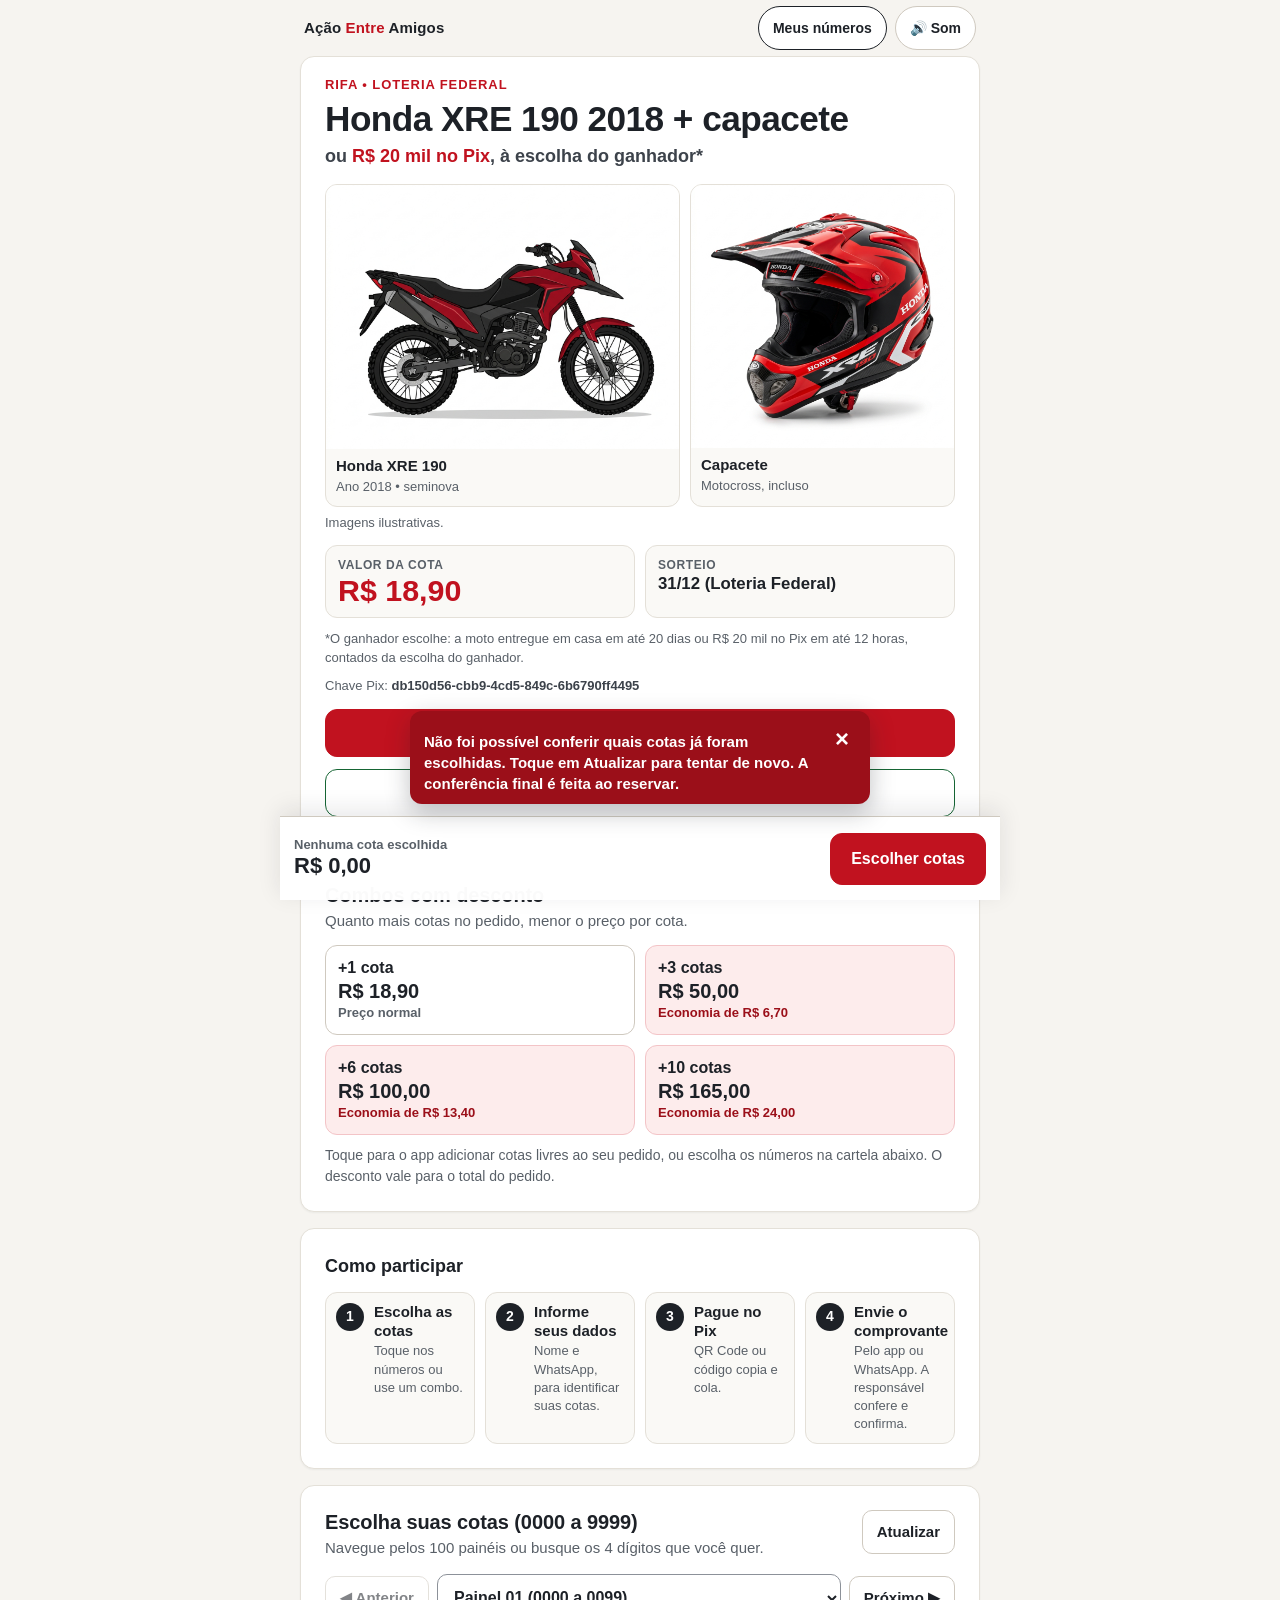
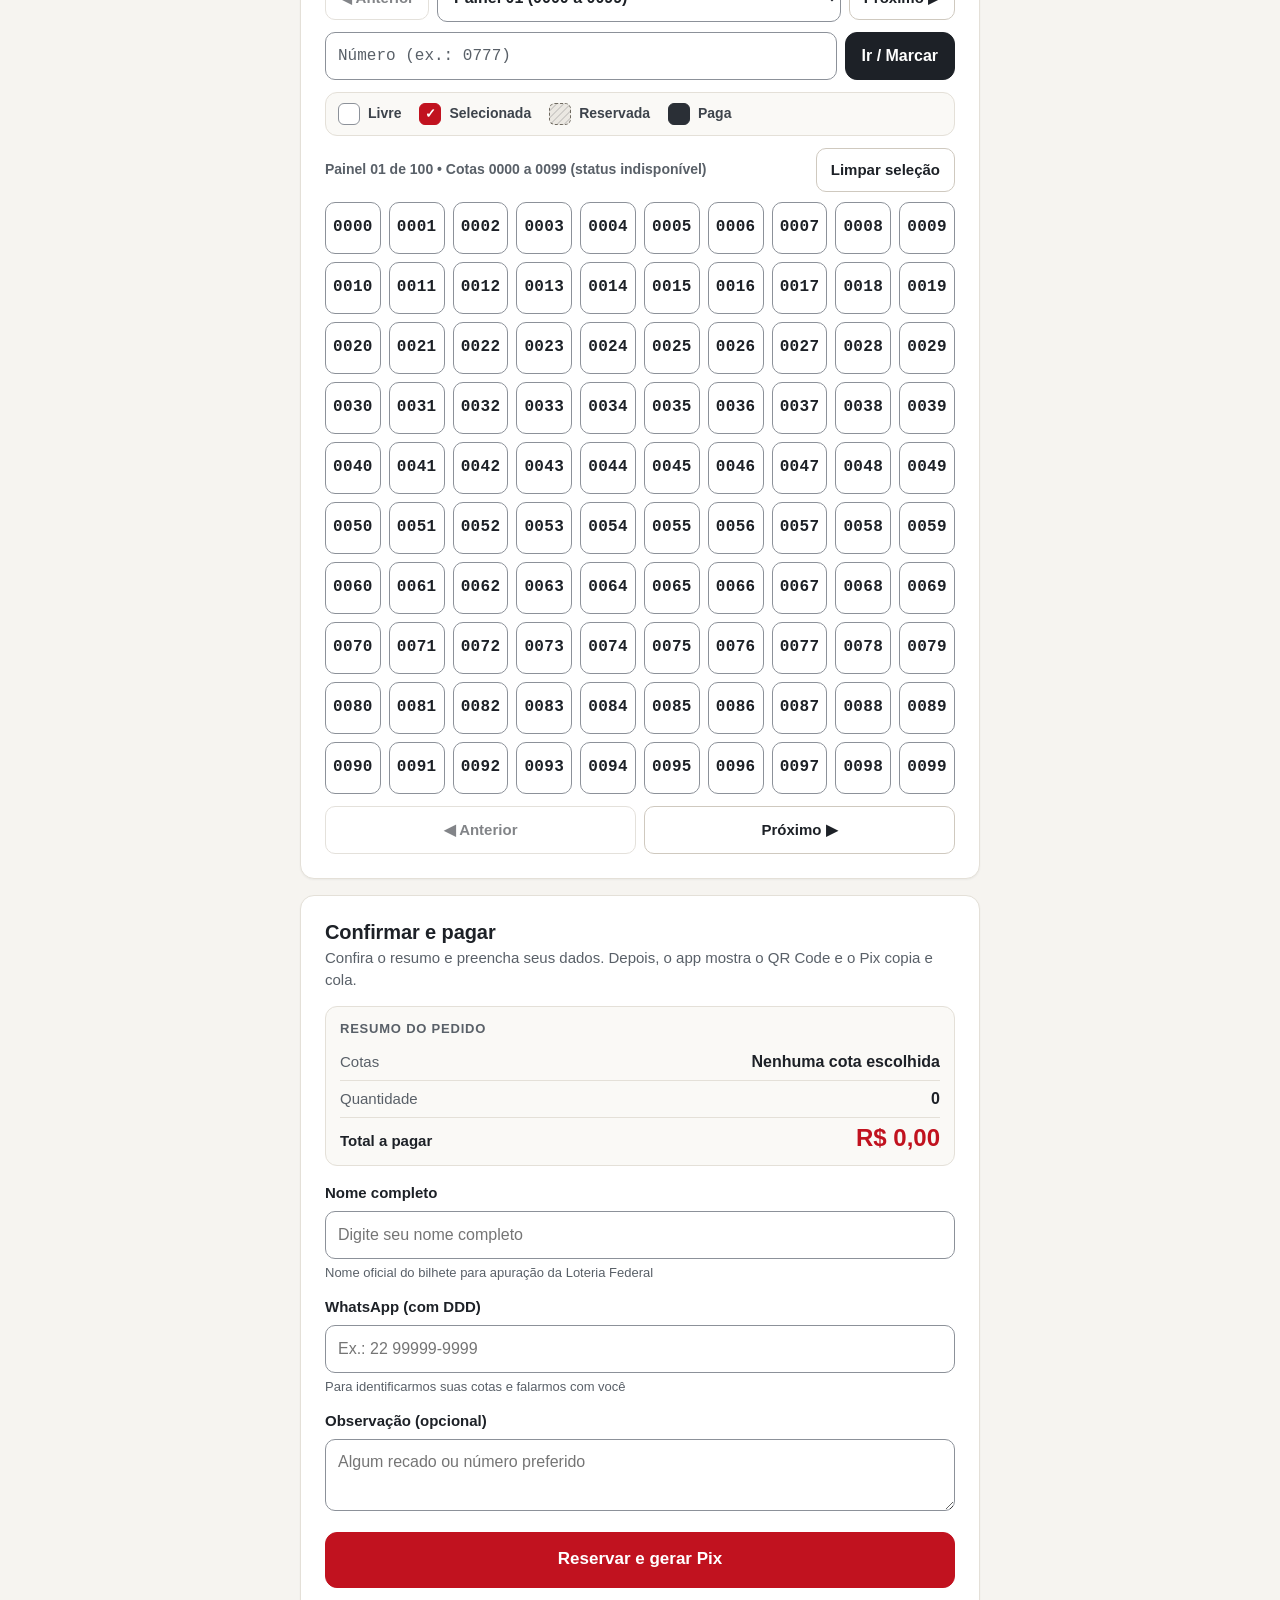
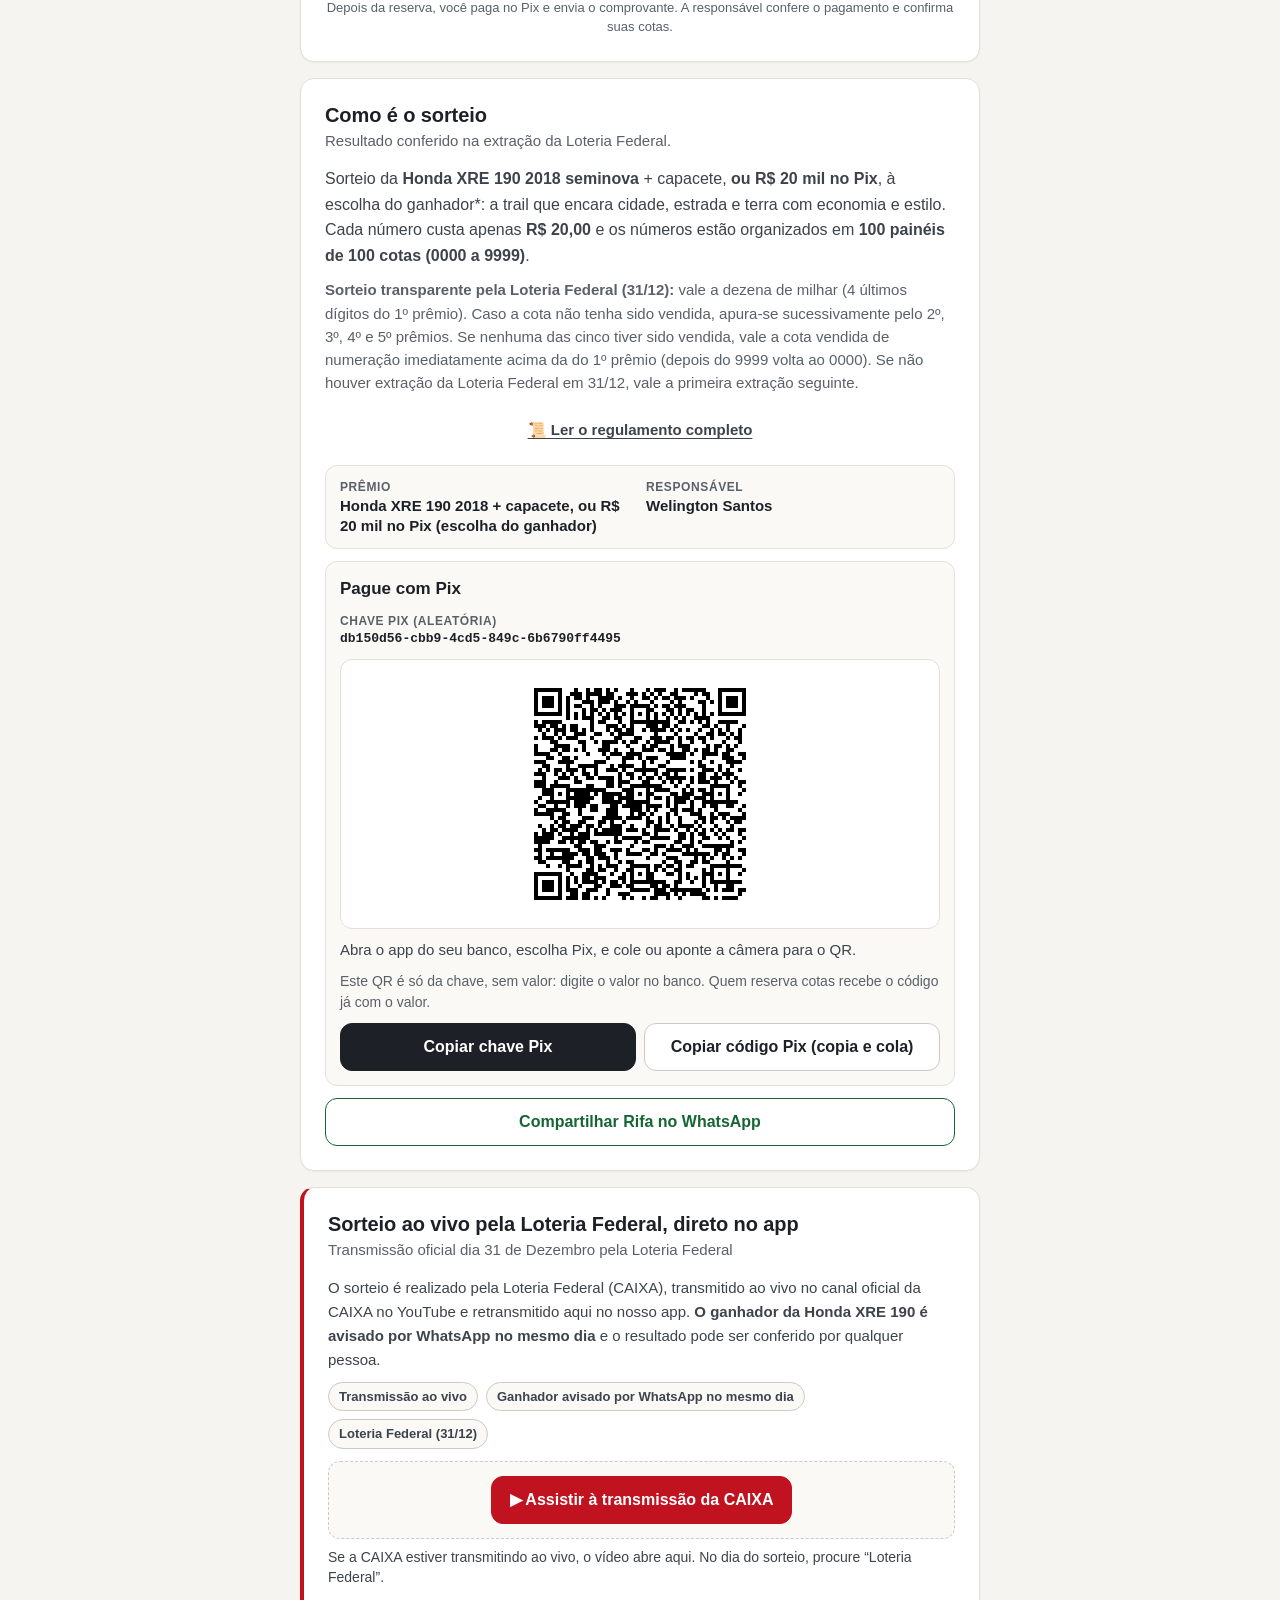
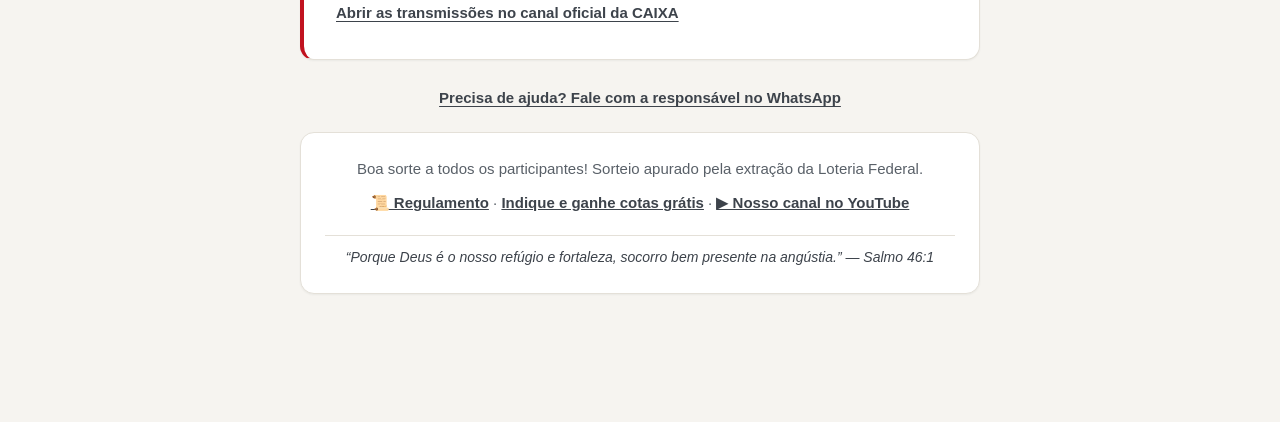
<file: index.html>
<!DOCTYPE html>

<html lang="pt-BR">

<head>

  <meta charset="UTF-8" />

  <meta name="viewport" content="width=device-width, initial-scale=1.0, viewport-fit=cover" />

  <meta name="apple-mobile-web-app-capable" content="yes" />

  <meta name="apple-mobile-web-app-status-bar-style" content="default" />

  <meta name="format-detection" content="telephone=no" />

  <meta name="HandheldFriendly" content="true" />

  <meta name="MobileOptimized" content="width" />

  <title>Rifa Honda XRE 190 2018 | Ação Entre Amigos</title>

  <meta name="description" content="Concorra a uma Honda XRE 190 2018 + capacete, ou R$ 20 mil no Pix à escolha do ganhador, pela Loteria Federal (31/12). Cotas de R$ 18,90 (0000 a 9999) com Pix rápido. Escolha seu número e reserve pelo Pix." />

  <meta name="theme-color" content="#f6f4f0" />

  <link rel="preload" as="image" href="assets/xre190-hero.jpg" fetchpriority="high" />

  <link rel="stylesheet" href="assets/style.css?v=qr1" />

</head>

<body class="public-body">
  <div class="mobile-app-shell">
    <div class="topbar">
      <span class="brand">Ação <span>Entre</span> Amigos</span>
      <div class="topbar-actions">
        <button type="button" id="meusBtn" class="meus-btn" aria-haspopup="dialog">Meus números</button>
        <button type="button" id="toggleSoundBtn" class="sound-toggle-btn" aria-label="Ligar ou desligar som da moto">🔊 Som</button>
      </div>
    </div>
    <audio id="engineAudio" preload="auto" src="assets/motorcycle-rev.mp3" aria-hidden="true"></audio>    <!-- Reserva pendente: aparece so se este aparelho tem cotas reservadas esperando confirmacao -->
    <section class="soft-card pending-card" id="pendingReservation" aria-label="Reserva aguardando pagamento" hidden>
      <div>
        <strong>Você tem cotas reservadas</strong>
        <span id="pendingNumbers">—</span>
      </div>
      <button type="button" class="button button-main" id="reopenPixBtn">Ver Pix e enviar comprovante</button>
    </section>

    <header class="soft-card hero-card">
      <p class="eyebrow">Rifa • Loteria Federal</p>
      <h1>Honda XRE 190 2018 + capacete</h1>
      <p class="prize-or">ou <strong>R$ 20 mil no Pix</strong>, à escolha do ganhador*</p>

      <div class="prize-grid">
        <figure class="prize-item">
          <img src="assets/xre190-hero.jpg" width="1200" height="896" fetchpriority="high" decoding="async" alt="Ilustração da Honda XRE 190 2018, prêmio da rifa" class="hero-illustration" />
          <figcaption><strong>Honda XRE 190</strong><span>Ano 2018 • seminova</span></figcaption>
        </figure>
        <figure class="prize-item">
          <img src="assets/capacete-premio.jpg" width="1024" height="1024" loading="lazy" decoding="async" alt="Ilustração de capacete de motocross, brinde da rifa" />
          <figcaption><strong>Capacete</strong><span>Motocross, incluso</span></figcaption>
        </figure>
      </div>
      <p class="img-note">Imagens ilustrativas.</p>

      <div class="price-row">
        <div class="stat stat-price">
          <span>Valor da cota</span>
          <strong id="valorNumeroHero">R$ 18,90</strong>
        </div>
        <div class="stat">
          <span>Sorteio</span>
          <strong id="dataSorteioHero">31/12 (Loteria Federal)</strong>
        </div>
      </div>

      <p class="fine-print">*O ganhador escolhe: a moto entregue em casa em até 20 dias ou R$ 20 mil no Pix em até 12 horas, contados da escolha do ganhador.</p>
      <p class="pix-line">Chave Pix: <strong id="pixHero">db150d56-cbb9-4cd5-849c-6b6790ff4495</strong></p>

      <a class="button button-main hero-cta" href="#cartela">Escolher minhas cotas</a>
      <button class="button button-whatsapp button-full share-btn" type="button" id="shareHeroBtn">Compartilhar no WhatsApp</button>
    </header>

    <main>
      <!-- Aviso para leitores de tela quando o resultado chega (a pagina nao pula nem rouba o foco) -->
      <div id="resultadoLive" class="sr-only" role="status" aria-live="polite"></div>

      <!-- Resultado do sorteio: so aparece depois que o resultado foi registrado (ou com ?resultado=demo, so para ver o layout) -->
      <section class="soft-card result-card" id="resultadoCard" aria-labelledby="resultadoTitulo" hidden>
        <p class="result-demo" id="resultadoDemo" hidden>Demonstração: dados fictícios, não é o resultado real.</p>
        <div class="card-title-row">
          <div>
            <h2 id="resultadoTitulo">Resultado do sorteio</h2>
            <p>Loteria Federal, extração de <strong id="resultadoData"></strong></p>
          </div>
        </div>
        <p class="result-cota" id="resultadoCota"></p>
        <p class="result-rule" id="resultadoRegra"></p>
        <h3 class="result-sub" id="resultadoPremiosTitulo">Prêmios da Loteria Federal</h3>
        <ol class="result-prizes" id="resultadoPremios" aria-labelledby="resultadoPremiosTitulo"></ol>
        <p class="result-note" id="resultadoAviso">O ganhador é avisado por WhatsApp no mesmo dia.</p>
        <div class="result-actions">
          <button type="button" class="button button-main" id="resultadoVerBtn">Ver a cota na cartela</button>
          <a class="button" id="resultadoRegulamentoLink" href="regulamento.html">Ver o regulamento</a>
        </div>
      </section>

      <section class="soft-card combos-card" id="combos" aria-labelledby="combosTitulo">
        <div class="card-title-row">
          <div>
            <h2 id="combosTitulo">Combos com desconto</h2>
            <p>Quanto mais cotas no pedido, menor o preço por cota.</p>
          </div>
        </div>
        <div class="combo-grid" role="group" aria-label="Adicionar cotas com desconto">
          <button class="combo" type="button" data-quick-pick="1">
            <span class="combo-qty">+1 cota</span>
            <span class="combo-price">R$ 18,90</span>
            <span class="combo-note">Preço normal</span>
          </button>
          <button class="combo is-deal" type="button" data-quick-pick="3">
            <span class="combo-qty">+3 cotas</span>
            <span class="combo-price">R$ 50,00</span>
            <span class="combo-note">Economia de R$ 6,70</span>
          </button>
          <button class="combo is-deal" type="button" data-quick-pick="6">
            <span class="combo-qty">+6 cotas</span>
            <span class="combo-price">R$ 100,00</span>
            <span class="combo-note">Economia de R$ 13,40</span>
          </button>
          <button class="combo is-deal" type="button" data-quick-pick="10">
            <span class="combo-qty">+10 cotas</span>
            <span class="combo-price">R$ 165,00</span>
            <span class="combo-note">Economia de R$ 24,00</span>
          </button>
        </div>
        <p class="combo-hint">Toque para o app adicionar cotas livres ao seu pedido, ou escolha os números na cartela abaixo. O desconto vale para o total do pedido.</p>
      </section>

      <section class="soft-card steps-card" aria-labelledby="passosTitulo">
        <h2 id="passosTitulo">Como participar</h2>
        <ol class="steps">
          <li><span class="step-badge-num" aria-hidden="true">1</span><div><strong class="step-text-title">Escolha as cotas</strong><span class="step-text-desc">Toque nos números ou use um combo.</span></div></li>
          <li><span class="step-badge-num" aria-hidden="true">2</span><div><strong class="step-text-title">Informe seus dados</strong><span class="step-text-desc">Nome e WhatsApp, para identificar suas cotas.</span></div></li>
          <li><span class="step-badge-num" aria-hidden="true">3</span><div><strong class="step-text-title">Pague no Pix</strong><span class="step-text-desc">QR Code ou código copia e cola.</span></div></li>
          <li><span class="step-badge-num" aria-hidden="true">4</span><div><strong class="step-text-title">Envie o comprovante</strong><span class="step-text-desc">Pelo app ou WhatsApp. A responsável confere e confirma.</span></div></li>
        </ol>
      </section>

      <section class="soft-card numbers-card" id="cartela" aria-labelledby="cartelaTitulo">
        <div class="card-title-row title-with-action">
          <div class="title-left">
            <div>
              <h2 id="cartelaTitulo">Escolha suas cotas (0000 a 9999)</h2>
              <p>Navegue pelos 100 painéis ou busque os 4 dígitos que você quer.</p>
            </div>
          </div>
          <button class="small-button" type="button" id="refreshBtn">Atualizar</button>
        </div>

        <div class="panel-controls" role="group" aria-label="Navegação de painéis e busca de cota">
          <div class="panel-nav-row">
            <button class="small-button panel-step-btn" type="button" id="prevPanelBtn" aria-label="Painel anterior">◀ Anterior</button>
            <select id="panelSelect" class="panel-select" aria-label="Selecionar painel de 100 números"></select>
            <button class="small-button panel-step-btn" type="button" id="nextPanelBtn" aria-label="Próximo painel">Próximo ▶</button>
          </div>
          <div class="panel-search-row">
            <input type="text" id="searchNumberInput" class="search-number-input" inputmode="numeric" pattern="[0-9]*" maxlength="4" autocomplete="off" enterkeyhint="search" placeholder="Número (ex.: 0777)" aria-label="Buscar número de 4 dígitos" />
            <button class="button button-blue search-number-btn" type="button" id="searchNumberBtn">Ir / Marcar</button>
          </div>
        </div>

        <div class="legend-mobile" role="group" aria-label="Legenda das cotas">
          <span><i class="sw free" aria-hidden="true"></i>Livre</span>
          <span><i class="sw selected" aria-hidden="true"></i>Selecionada</span>
          <span><i class="sw reserved" aria-hidden="true"></i>Reservada</span>
          <span><i class="sw paid" aria-hidden="true"></i>Paga</span>
        </div>

        <div class="grid-tools">
          <div class="panel-meta-row" id="panelMetaText" aria-live="polite">Painel 01 de 100 • Cotas 0000 a 0099</div>
          <button class="small-button clear-btn" type="button" id="clearSelectionBtn">Limpar seleção</button>
        </div>

        <div id="numbersGrid" class="numbers-grid" aria-busy="true"></div>

        <div class="grid-pager">
          <button class="small-button" type="button" id="prevPanelBtnBottom" aria-label="Painel anterior">◀ Anterior</button>
          <button class="small-button" type="button" id="nextPanelBtnBottom" aria-label="Próximo painel">Próximo ▶</button>
        </div>
      </section>

      <section class="soft-card form-card" id="reservar" aria-labelledby="reservarTitulo">
        <div class="card-title-row">
          <div>
            <h2 id="reservarTitulo">Confirmar e pagar</h2>
            <p>Confira o resumo e preencha seus dados. Depois, o app mostra o QR Code e o Pix copia e cola.</p>
          </div>
        </div>

        <div class="order-summary" role="group" aria-label="Resumo do pedido">
          <h3>Resumo do pedido</h3>
          <dl>
            <div><dt>Cotas</dt><dd id="selectedNumbersText">Nenhuma cota escolhida</dd></div>
            <div><dt>Quantidade</dt><dd id="selectedCountText">0</dd></div>
            <div id="selectedSavingsRow" hidden><dt>Economia do combo</dt><dd id="selectedSavingsText">R$ 0,00</dd></div>
            <div class="total"><dt>Total a pagar</dt><dd id="selectedTotalText">R$ 0,00</dd></div>
          </dl>
        </div>

        <form id="reserveForm" autocomplete="on" class="mobile-form">
          <label class="field">
            <span class="field-label">Nome completo</span>
            <input type="text" id="nome" name="nome" autocomplete="name" placeholder="Digite seu nome completo" aria-describedby="nomeHint" required />
            <small class="field-hint" id="nomeHint">Nome oficial do bilhete para apuração da Loteria Federal</small>
          </label>
          <label class="field">
            <span class="field-label">WhatsApp (com DDD)</span>
            <input type="tel" id="whatsapp" name="whatsapp" autocomplete="tel" inputmode="tel" placeholder="Ex.: 22 99999-9999" aria-describedby="whatsappHint" required />
            <small class="field-hint" id="whatsappHint">Para identificarmos suas cotas e falarmos com você</small>
          </label>
          <label class="field">
            <span class="field-label">Observação (opcional)</span>
            <textarea id="observacao" name="observacao" rows="2" placeholder="Algum recado ou número preferido"></textarea>
          </label>
          <button class="button button-main button-full reserve-btn" type="submit" id="reserveBtn">Reservar e gerar Pix</button>
          <p class="form-note">Depois da reserva, você paga no Pix e envia o comprovante. A responsável confere o pagamento e confirma suas cotas.</p>
        </form>
      </section>

      <section class="soft-card cause-card" aria-labelledby="sorteioTitulo">
        <div class="card-title-row">
          <div>
            <h2 id="sorteioTitulo">Como é o sorteio</h2>
            <p>Resultado conferido na extração da Loteria Federal.</p>
          </div>
        </div>

        <p class="main-text">
          Sorteio da <strong>Honda XRE 190 2018 seminova</strong> + capacete, <strong>ou R$ 20 mil no Pix</strong>, à escolha do ganhador*: a trail que encara cidade, estrada e terra com economia e estilo. Cada número custa apenas <strong>R$ 20,00</strong> e os números estão organizados em <strong>100 painéis de 100 cotas (0000 a 9999)</strong>.
        </p>
        <p class="support-text">
          <strong>Sorteio transparente pela Loteria Federal (31/12):</strong> vale a dezena de milhar (4 últimos dígitos do 1º prêmio). Caso a cota não tenha sido vendida, apura-se sucessivamente pelo 2º, 3º, 4º e 5º prêmios. Se nenhuma das cinco tiver sido vendida, vale a cota vendida de numeração imediatamente acima da do 1º prêmio (depois do 9999 volta ao 0000). Se não houver extração da Loteria Federal em 31/12, vale a primeira extração seguinte.
        </p>
        <p class="help-row"><a class="link-btn" id="regulamentoBtn" href="regulamento.html">📜 Ler o regulamento completo</a></p>

        <div class="mini-info-grid">
          <div><span>Prêmio</span><strong id="premioInfo">Honda XRE 190 2018 + capacete, ou R$ 20 mil no Pix (escolha do ganhador)</strong></div>
          <div><span>Responsável</span><strong id="responsavelInfo">Welington Santos</strong></div>
        </div>

        <div class="pix-box" id="pixBox" role="group" aria-labelledby="pixBoxTitle">
          <h3 id="pixBoxTitle">Pague com Pix</h3>
          <div class="pix-key-line">
            <span>Chave Pix (aleatória)</span>
            <strong id="pixKeyText">db150d56-cbb9-4cd5-849c-6b6790ff4495</strong>
          </div>
          <div class="qr-area">
            <canvas id="pixHomeQr" class="qr-canvas" width="244" height="244" role="img" aria-label="QR Code da chave Pix, sem valor"></canvas>
            <p class="qr-fallback" id="pixHomeQrFallback" hidden>Não foi possível gerar o QR Code neste aparelho. Use o botão abaixo para copiar o código Pix.</p>
          </div>
          <p class="pix-help">Abra o app do seu banco, escolha Pix, e cole ou aponte a câmera para o QR.</p>
          <p class="pix-help pix-help-soft">Este QR é só da chave, sem valor: digite o valor no banco. Quem reserva cotas recebe o código já com o valor.</p>
          <div class="pix-actions">
            <button class="button button-blue" type="button" id="copyPixBtn">Copiar chave Pix</button>
            <button class="button" type="button" id="copyPixStaticBtn">Copiar código Pix (copia e cola)</button>
          </div>
        </div>

        <button class="button button-whatsapp button-full share-btn" type="button" id="shareBtn">Compartilhar Rifa no WhatsApp</button>
      </section>

      <section class="soft-card live-card" aria-labelledby="liveTitulo">
        <div class="card-title-row">
          <div>
            <h2 id="liveTitulo">Sorteio ao vivo pela Loteria Federal, direto no app</h2>
            <p>Transmissão oficial dia 31 de Dezembro pela Loteria Federal</p>
          </div>
        </div>
        <p class="main-text">
          O sorteio é realizado pela Loteria Federal (CAIXA), transmitido ao vivo no canal oficial da CAIXA no YouTube e retransmitido aqui no nosso app. <strong>O ganhador da Honda XRE 190 é avisado por WhatsApp no mesmo dia</strong> e o resultado pode ser conferido por qualquer pessoa.
        </p>
        <div class="chip-row">
          <span class="chip">Transmissão ao vivo</span>
          <span class="chip">Ganhador avisado por WhatsApp no mesmo dia</span>
          <span class="chip">Loteria Federal (31/12)</span>
        </div>
        <div>
          <div id="liveBox" class="live-box">
            <button type="button" id="liveBtn" class="button button-main">▶ Assistir à transmissão da CAIXA</button>
          </div>
          <script>
            document.getElementById("liveBtn").addEventListener("click", function () {
              var box = document.getElementById("liveBox");
              box.innerHTML = '<iframe title="Transmissão ao vivo da CAIXA no YouTube (Loterias CAIXA)" src="https://www.youtube-nocookie.com/embed/live_stream?channel=UCPbhr02AfVb2nd5pm12BxTw" allowfullscreen referrerpolicy="strict-origin-when-cross-origin" style="width: 100%; aspect-ratio: 16 / 9; border: 0; border-radius: 12px; background: #111;"></iframe>';
            });
          </script>
          <p class="live-note">Se a CAIXA estiver transmitindo ao vivo, o vídeo abre aqui. No dia do sorteio, procure “Loteria Federal”.</p>
          <a class="link-btn" href="https://www.youtube.com/@caixa/streams" target="_blank" rel="noopener noreferrer">Abrir as transmissões no canal oficial da CAIXA</a>
        </div>
      </section>

      <p class="help-row"><a class="link-btn" href="https://wa.me/5522992839362?text=Ol%C3%A1%2C%20quero%20ajuda%20para%20comprar%20minhas%20cotas%20da%20Honda%20XRE%20190%20com%20capacete!" target="_blank" rel="noopener noreferrer">Precisa de ajuda? Fale com a responsável no WhatsApp</a></p>
    </main>

    <footer class="soft-card footer-card">
      <p>
        Boa sorte a todos os participantes! Sorteio apurado pela extração da Loteria Federal.
        <br>
        <a href="regulamento.html">📜 Regulamento</a> · <a href="vendedor.html">Indique e ganhe cotas grátis</a> · <a href="https://www.youtube.com/channel/UCCMlE4cU_AjNzmsqOkjYFRw" target="_blank" rel="noopener noreferrer">▶ Nosso canal no YouTube</a>
      </p>
      <blockquote>“Porque Deus é o nosso refúgio e fortaleza, socorro bem presente na angústia.” — Salmo 46:1</blockquote>
    </footer>
  </div>

  <!-- Resumo do pedido: sempre visivel no celular -->
  <div class="bottom-summary" id="bottomSummary" role="region" aria-label="Resumo do pedido">
    <div class="bs-info">
      <span class="bs-count" id="bottomSelectedText">Nenhuma cota escolhida</span>
      <strong class="bs-total" id="bottomTotalText">R$ 0,00</strong>
      <span class="bs-save" id="bottomSavingsText" hidden>Economia R$ 0,00</span>
    </div>
    <button class="button button-main bs-btn" type="button" id="goToFormBtn">Escolher cotas</button>
  </div>

  <div id="selectionLive" class="sr-only" role="status" aria-live="polite"></div>

  <div id="statusMessage" class="toast" role="status" aria-live="polite">
    <span class="toast-text" id="statusMessageText"></span>
    <button type="button" class="toast-close" id="statusCloseBtn" aria-label="Fechar aviso">×</button>
  </div>

  <div class="modal" id="successModal" aria-hidden="true">
    <div class="modal-backdrop" data-close-modal></div>
    <div class="modal-card" role="dialog" aria-modal="true" aria-labelledby="modalTitle" tabindex="-1">
      <button class="modal-close" type="button" data-close-modal aria-label="Fechar">×</button>

      <ol class="flow-steps" aria-label="Etapas do pedido">
        <li class="done">1. Reserva feita</li>
        <li class="current" aria-current="step">2. Pagar no Pix</li>
        <li>3. Enviar comprovante</li>
      </ol>

      <h2 id="modalTitle" tabindex="-1">Cotas reservadas</h2>
      <p class="modal-subtitle">Faça o Pix e envie o comprovante para a responsável confirmar suas cotas.</p>

      <p class="pay-amount" id="payAmount">Valor a pagar: <strong id="modalTotal">—</strong></p>

      <div class="payment-summary">
        <div><span>Cotas</span><strong id="modalNumbers">—</strong></div>
        <div><span>Chave Pix</span><strong id="modalPixKey">—</strong></div>
      </div>

      <section class="modal-step" aria-labelledby="stepPixTitle">
        <h3 id="stepPixTitle"><span class="step-badge-num" aria-hidden="true">2</span>Pague no Pix</h3>
        <button class="button button-main button-full pay-copy" type="button" id="copyPixPayloadBtn">Copiar código Pix (copia e cola)</button>
        <p class="pay-help">Abra o app do seu banco, escolha Pix, e cole ou aponte a câmera para o QR. O valor já vai no código.</p>
        <div class="qr-area">
          <canvas id="pixQrCode" class="qr-canvas" width="244" height="244" role="img" aria-label="QR Code Pix"></canvas>
          <p class="qr-fallback" id="pixQrFallback" hidden>Não foi possível gerar o QR Code neste aparelho. Use o Pix copia e cola.</p>
        </div>
        <label class="copy-paste-label">
          Pix copia e cola
          <textarea id="pixCopyPaste" rows="4" readonly></textarea>
        </label>
        <div class="modal-actions-grid">
          <button class="button" type="button" id="copyPixAgainBtn">Copiar só a chave Pix</button>
        </div>
      </section>

      <section class="modal-step proof-upload-card" aria-labelledby="stepProofTitle">
        <h3 id="stepProofTitle"><span class="step-badge-num" aria-hidden="true">3</span>Envie o comprovante</h3>
        <p>Foto, print ou PDF do Pix. A responsável confere no painel.</p>
        <label class="file-label">
          <input type="file" id="proofFile" accept="image/*,.pdf" />
          <span id="proofFileName">Escolher comprovante ou print</span>
        </label>
        <button class="button button-main button-full" type="button" id="sendProofBtn">Enviar comprovante pelo app</button>
        <div id="proofMessage" class="message-box" role="status" aria-live="polite" hidden></div>
        <div class="proof-alt">
          <a class="button button-whatsapp button-full" id="openWhatsAppBtn" target="_blank" rel="noopener noreferrer">Ou enviar pelo WhatsApp</a>
        </div>
        <p class="tiny-warning">Por segurança, a confirmação final é conferida no banco pela responsável.</p>
      </section>

      <div class="modal-foot">
        <button class="link-btn" type="button" id="btnDownloadReceipt">Baixar resumo da reserva (imagem)</button>
        <p class="tiny-warning">Suas cotas ficam em “Meus números”, neste aparelho. Quando o pagamento for confirmado, o recibo sai de lá.</p>
      </div>
    </div>
  </div>

  <div class="modal" id="meusModal" aria-hidden="true">
    <div class="modal-backdrop" data-close-meus></div>
    <div class="modal-card" role="dialog" aria-modal="true" aria-labelledby="meusTitle" tabindex="-1">
      <button class="modal-close" type="button" data-close-meus aria-label="Fechar">×</button>
      <h2 id="meusTitle" tabindex="-1">Meus números</h2>
      <p class="modal-subtitle">Reservas feitas neste aparelho. A situação vem da cartela pública, conferida ao abrir.</p>
      <div id="meusStatus" class="message-box info" role="status" aria-live="polite" hidden></div>
      <div id="meusList" class="meus-list" hidden></div>
      <div id="meusEmpty" class="meus-empty" hidden>
        <p>Não há reservas neste aparelho. Se você pagou, fale com o responsável pelo WhatsApp.</p>
        <a class="button button-whatsapp button-full" href="https://wa.me/5522992839362?text=Ol%C3%A1%2C%20j%C3%A1%20paguei%20minhas%20cotas%20e%20quero%20conferir%20meus%20n%C3%BAmeros." target="_blank" rel="noopener noreferrer">Falar com o responsável no WhatsApp</a>
      </div>
      <div class="modal-foot">
        <button class="small-button" type="button" id="meusRefreshBtn" hidden>Atualizar situação</button>
        <p class="tiny-warning">Nome e WhatsApp ficam guardados só neste aparelho. Limpar os dados do navegador apaga esta lista.</p>
      </div>
    </div>
  </div>

<!-- Fallback de Configuração Pública Sanitizada -->

  <script>

    window.RIFA_CONFIG = window.RIFA_CONFIG || {

      NOME_RIFA: "Ação Entre Amigos — Rifa Honda XRE 190 2018",

      TITULO_CURTO: "Rifa Honda XRE 190",

      SUBTITULO: "Ação Entre Amigos",

      RESPONSAVEL_NOME: "Welington Santos",

      WHATSAPP_RESPONSAVEL: "5522992839362",

      DATA_SORTEIO: "31/12 (Loteria Federal)",

      PREMIO_RIFA: "Honda XRE 190 2018 + capacete, ou R$ 20 mil no Pix (escolha do ganhador)",

      PIX_KEY: "db150d56-cbb9-4cd5-849c-6b6790ff4495",

      PIX_RECEBEDOR: "ACAO ENTRE AMIGOS",

      PIX_CIDADE: "CARMO",

      VALOR_NUMERO: 20,

      QUANTIDADE_NUMEROS: 10000,

      NUMERO_INICIAL: 0,

      TAMANHO_PAINEL: 100,

      AUTO_CONFIRMAR_COM_COMPROVANTE: false,

      API_URL: "https://script.google.com/macros/s/AKfycbyp5H5l3waaZIerwBnYf7rXEHK0fhU6nVlTTDJLQ9LHQRrJmcPPNkBf4bVDA5h-f5IN/exec"

    };

  </script>

  <script src="assets/config.js"></script>

  <script src="assets/qrcode-generator.js?v=1.4.4"></script>

  <script src="assets/app.js?v=qr1"></script>

  <script>

    (function initSound() {
      const audio = document.getElementById('engineAudio');
      const btn = document.getElementById('toggleSoundBtn');
      if (!audio || !btn) return;
      let soundEnabled = true;

      window.playMotoSound = function() {
        if (!soundEnabled) return;
        try {
          audio.currentTime = 0;
          audio.play().catch(function() {});
        } catch (e) {}
      };

      // Mute / Unmute toggle button
      btn.addEventListener('click', function(e) {
        e.stopPropagation();
        soundEnabled = !soundEnabled;
        if (soundEnabled) {
          btn.textContent = '🔊 Som';
          window.playMotoSound();
        } else {
          btn.textContent = '🔇 Mudo';
          audio.pause();
          audio.currentTime = 0;
        }
      });

      function hasSelectedNumbers() {
        const bottom = document.getElementById('bottomSummary');
        if (bottom && bottom.classList.contains('has-selection')) return true;
        return document.querySelectorAll('.number-button.selected').length > 0;
      }

      // Trigger sound ONLY on red Comprar click when numbers are selected (Almir #765 / #780 / #792)
      function attachBuyTriggers() {
        const goToFormBtn = document.getElementById('goToFormBtn');
        if (goToFormBtn) {
          goToFormBtn.addEventListener('click', function() {
            if (hasSelectedNumbers()) {
              window.playMotoSound();
            }
          });
        }
        const reserveBtn = document.getElementById('reserveBtn');
        if (reserveBtn) {
          reserveBtn.addEventListener('click', function() {
            if (hasSelectedNumbers()) {
              window.playMotoSound();
            }
          });
        }
      }

      if (document.readyState === 'loading') {
        document.addEventListener('DOMContentLoaded', attachBuyTriggers);
      } else {
        attachBuyTriggers();
      }
    })();

  </script>

</body>

</html>
</file>
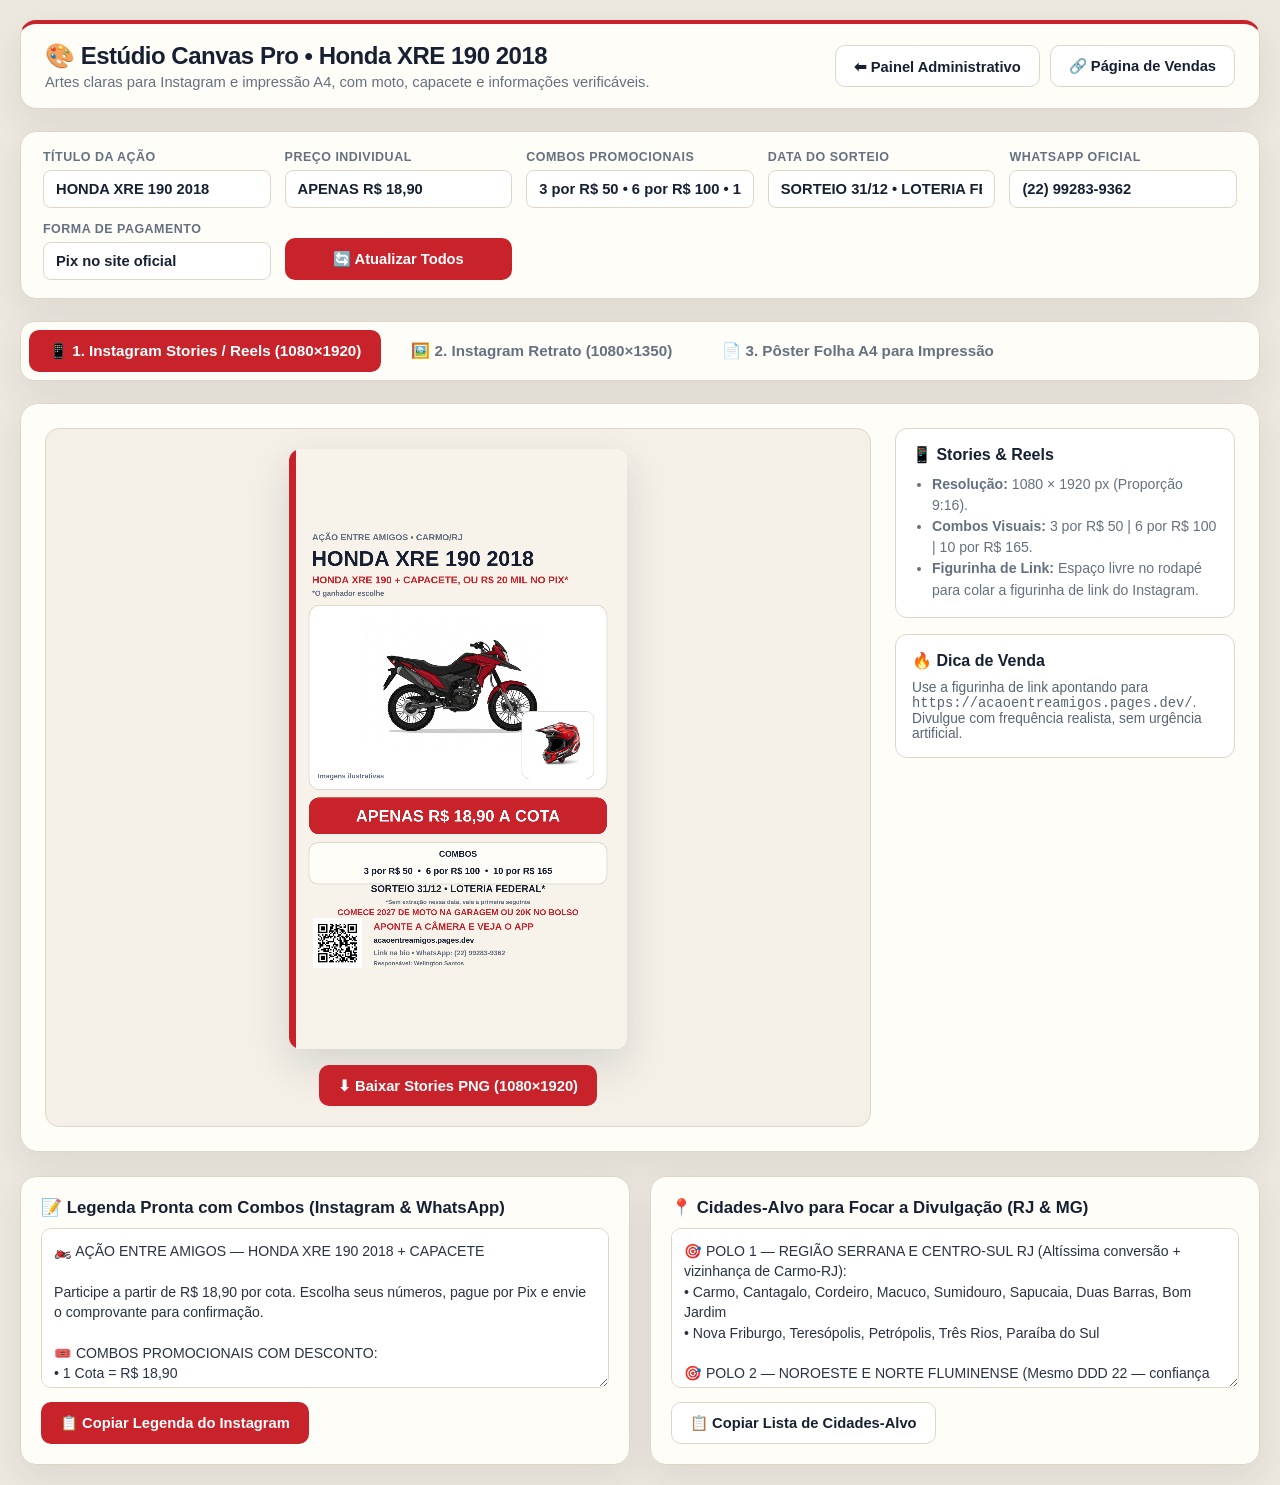
<file: canvas-instagram.html>
<!DOCTYPE html>
<html lang="pt-BR">
<head>
  <meta charset="UTF-8" />
  <meta name="viewport" content="width=device-width, initial-scale=1.0" />
  <title>Estúdio Canvas Completo • Honda XRE 190 2018</title>
  <style>
    :root {
      --bg: #ece8df;
      --card: #fffdf8;
      --border: #ded7c9;
      --red: #c8222a;
      --red-hover: #a91c23;
      --amber: #d6a64b;
      --green: #19745d;
      --cyan: #2e6577;
      --text: #172033;
      --muted: #657080;
    }
    * { box-sizing: border-box; }
    body {
      margin: 0;
      font-family: -apple-system, BlinkMacSystemFont, "Segoe UI", Roboto, Inter, sans-serif;
      background: var(--bg);
      color: var(--text);
      padding: 20px;
    }
    .wrap {
      max-width: 1400px;
      margin: 0 auto;
    }
    .topbar {
      display: flex;
      justify-content: space-between;
      align-items: center;
      flex-wrap: wrap;
      gap: 14px;
      background: var(--card);
      border: 1px solid var(--border);
      border-top: 4px solid var(--red);
      border-radius: 16px;
      padding: 18px 24px;
      margin-bottom: 22px;
    }
    .topbar h1 {
      margin: 0 0 4px;
      font-size: 1.5rem;
      font-weight: 900;
      letter-spacing: -0.5px;
    }
    .topbar p {
      margin: 0;
      color: var(--muted);
      font-size: 0.92rem;
    }
    .nav-links {
      display: flex;
      gap: 10px;
      flex-wrap: wrap;
    }
    .btn {
      display: inline-flex;
      align-items: center;
      justify-content: center;
      gap: 8px;
      padding: 11px 18px;
      border-radius: 10px;
      font-weight: 800;
      font-size: 0.92rem;
      text-decoration: none;
      cursor: pointer;
      border: 1px solid transparent;
      transition: transform 0.12s ease, opacity 0.12s ease;
    }
    .btn:hover { transform: translateY(-1px); }
    .btn-red { background: var(--red); color: #fff; }
    .btn-green { background: var(--green); color: #fff; }
    .btn-cyan { background: #0284c7; color: #fff; }
    .btn-amber { background: var(--amber); color: #000; font-weight: 900; }
    .btn-outline { background: #fff; color: #172033; border-color: var(--border); }

    /* CONTROLES GERAIS */
    .controls-card {
      background: var(--card);
      border: 1px solid var(--border);
      border-radius: 16px;
      padding: 18px 22px;
      margin-bottom: 22px;
      display: grid;
      grid-template-columns: repeat(auto-fit, minmax(210px, 1fr));
      gap: 14px;
      align-items: end;
    }
    .field label {
      display: block;
      font-size: 0.78rem;
      font-weight: 800;
      text-transform: uppercase;
      color: var(--muted);
      margin-bottom: 6px;
      letter-spacing: 0.5px;
    }
    .field input {
      width: 100%;
      padding: 10px 12px;
      border-radius: 8px;
      border: 1px solid var(--border);
      background: #fff;
      color: #172033;
      font-size: 0.92rem;
      font-weight: 700;
    }

    /* SELETOR DE ABAS DO ESTÚDIO */
    .studio-tabs {
      display: flex;
      gap: 10px;
      background: var(--card);
      border: 1px solid var(--border);
      border-radius: 14px;
      padding: 8px;
      margin-bottom: 22px;
      overflow-x: auto;
    }
    .tab-trigger {
      padding: 12px 20px;
      border-radius: 10px;
      font-size: 0.95rem;
      font-weight: 800;
      cursor: pointer;
      border: none;
      background: transparent;
      color: var(--muted);
      display: inline-flex;
      align-items: center;
      gap: 8px;
      white-space: nowrap;
      transition: all 0.15s ease;
    }
    .tab-trigger.active {
      background: var(--red);
      color: #ffffff;
      box-shadow: 0 4px 14px rgba(220, 38, 38, 0.4);
    }

    .studio-panel {
      display: none;
      animation: fadeIn 0.2s ease;
    }
    .studio-panel.active { display: block; }
    @keyframes fadeIn { from { opacity: 0; transform: translateY(4px); } to { opacity: 1; transform: translateY(0); } }

    /* LAYOUT DE CARDS DO CANVAS */
    .canvas-layout {
      display: grid;
      grid-template-columns: 1fr 340px;
      gap: 24px;
      background: var(--card);
      border: 1px solid var(--border);
      border-radius: 18px;
      padding: 24px;
      margin-bottom: 24px;
      align-items: start;
    }
    @media (max-width: 980px) {
      .canvas-layout { grid-template-columns: 1fr; }
    }
    .canvas-display {
      display: flex;
      flex-direction: column;
      align-items: center;
      gap: 16px;
      background: #f4f0e8;
      border-radius: 14px;
      padding: 20px;
      border: 1px solid #ded7c9;
    }
    canvas {
      max-width: 100%;
      height: auto;
      border-radius: 12px;
      box-shadow: 0 16px 40px rgba(38, 43, 51, 0.14);
      background: #fffdf8;
    }
    #storyCanvas, #motionCanvas { max-height: 600px; width: auto; }
    #feedCanvas { max-height: 600px; width: auto; }
    #posterA4Canvas { max-height: 600px; width: auto; }

    .canvas-sidebar {
      display: flex;
      flex-direction: column;
      gap: 16px;
    }
    .side-box {
      background: #ffffff;
      border: 1px solid var(--border);
      border-radius: 12px;
      padding: 16px;
    }
    .side-box h3 {
      margin: 0 0 10px;
      font-size: 1rem;
      display: flex;
      align-items: center;
      gap: 8px;
    }
    .side-box ul {
      margin: 0;
      padding-left: 20px;
      font-size: 0.88rem;
      color: var(--muted);
      line-height: 1.5;
    }

    /* VÍDEO ANIMADO CONTROLES */
    .video-recorder-bar {
      display: flex;
      gap: 12px;
      flex-wrap: wrap;
      align-items: center;
      justify-content: center;
      background: #090d16;
      border: 1px solid #334155;
      padding: 14px 20px;
      border-radius: 12px;
      width: 100%;
    }
    .rec-status {
      font-size: 0.9rem;
      font-weight: 800;
      color: var(--cyan);
      display: inline-flex;
      align-items: center;
      gap: 6px;
    }
    .pulse-dot {
      width: 10px;
      height: 10px;
      border-radius: 50%;
      background: var(--red);
      display: inline-block;
      animation: pulseDot 1s infinite;
    }
    @keyframes pulseDot { 0%, 100% { opacity: 1; transform: scale(1); } 50% { opacity: 0.3; transform: scale(1.3); } }

    /* SEÇÃO DE TEXTOS E CIDADES */
    .copy-grid {
      display: grid;
      grid-template-columns: repeat(auto-fit, minmax(340px, 1fr));
      gap: 20px;
    }
    .copy-card {
      background: var(--card);
      border: 1px solid var(--border);
      border-radius: 16px;
      padding: 20px;
    }
    .copy-card h3 {
      margin: 0 0 10px;
      font-size: 1.05rem;
    }
    .copy-card textarea {
      width: 100%;
      min-height: 160px;
      padding: 12px;
      border-radius: 10px;
      border: 1px solid var(--border);
      background: #090d16;
      color: #e2e8f0;
      font-family: inherit;
      font-size: 0.88rem;
      line-height: 1.45;
      resize: vertical;
      margin-bottom: 10px;
    }

    .toast {
      position: fixed;
      bottom: 24px;
      right: 24px;
      background: var(--green);
      color: #fff;
      padding: 14px 24px;
      border-radius: 12px;
      font-weight: 800;
      font-size: 0.95rem;
      display: none;
      z-index: 9999;
      box-shadow: 0 10px 30px rgba(0,0,0,0.5);
    }

    @media print {
      body { background: #fff; color: #000; padding: 0; }
      .topbar, .controls-card, .studio-tabs, .canvas-sidebar, .copy-grid, .video-recorder-bar, .action-buttons { display: none !important; }
      .canvas-layout { display: block; border: none; padding: 0; background: transparent; }
      .canvas-display { background: transparent; border: none; padding: 0; }
      #posterA4Canvas { max-width: 100%; height: auto; box-shadow: none; border: none; }
    }
    .topbar,
    .controls-card,
    .studio-tabs,
    .canvas-layout,
    .copy-card {
      box-shadow: 0 14px 36px rgba(38, 43, 51, 0.08);
    }
    .tab-trigger.active { box-shadow: none; }
    .side-box p,
    .side-box code { color: #596474 !important; }
    textarea { background: #fff !important; color: #293244 !important; border-color: #ded7c9 !important; }
    .tab-trigger[data-target="panel-video"],
    #panel-video { display: none !important; }
    @media (prefers-reduced-motion: reduce) {
      *, *::before, *::after { animation: none !important; transition: none !important; }
    }
  </style>
</head>
<body>
  <div class="wrap">
    <!-- Topo -->
    <header class="topbar">
      <div>
        <h1>🎨 Estúdio Canvas Pro • Honda XRE 190 2018</h1>
        <p>Artes claras para Instagram e impressão A4, com moto, capacete e informações verificáveis.</p>
      </div>
      <div class="nav-links">
        <a class="btn btn-outline" href="admin.html">⬅ Painel Administrativo</a>
        <a class="btn btn-outline" href="index.html" target="_blank">🔗 Página de Vendas</a>
      </div>
    </header>

    <!-- Barra de Configuração Dinâmica -->
    <section class="controls-card" aria-label="Personalizar dados do cartaz">
      <div class="field">
        <label for="inpTitle">Título da Ação</label>
        <input id="inpTitle" type="text" value="HONDA XRE 190 2018" />
      </div>
      <div class="field">
        <label for="inpPrice">Preço Individual</label>
        <input id="inpPrice" type="text" value="APENAS R$ 18,90" />
      </div>
      <div class="field">
        <label for="inpCombos">Combos Promocionais</label>
        <input id="inpCombos" type="text" value="3 por R$ 50 • 6 por R$ 100 • 10 por R$ 165" />
      </div>
      <div class="field">
        <label for="inpDraw">Data do Sorteio</label>
        <input id="inpDraw" type="text" value="SORTEIO 31/12 • LOTERIA FEDERAL*" />
      </div>
      <div class="field">
        <label for="inpPhone">WhatsApp Oficial</label>
        <input id="inpPhone" type="text" value="(22) 99283-9362" />
      </div>
      <div class="field">
        <label for="inpPix">Forma de Pagamento</label>
        <input id="inpPix" type="text" value="Pix no site oficial" />
      </div>
      <div>
        <button type="button" class="btn btn-red" id="btnRedrawAll" style="width:100%">🔄 Atualizar Todos</button>
      </div>
    </section>

    <!-- Navegação de Abas do Estúdio -->
    <nav class="studio-tabs" aria-label="Formatos do Estúdio">
      <button type="button" class="tab-trigger active" data-target="panel-stories">📱 1. Instagram Stories / Reels (1080×1920)</button>
      <button type="button" class="tab-trigger" data-target="panel-feed">🖼️ 2. Instagram Retrato (1080×1350)</button>
      <button type="button" class="tab-trigger" data-target="panel-poster">📄 3. Pôster Folha A4 para Impressão</button>
      <button type="button" class="tab-trigger" data-target="panel-video">🎬 4. Vídeo Animado Motion Reels (MP4/WebM)</button>
    </nav>

    <!-- ABA 1: STORIES 1080x1920 -->
    <section class="studio-panel active" id="panel-stories">
      <div class="canvas-layout">
        <div class="canvas-display">
          <canvas id="storyCanvas" width="1080" height="1920"></canvas>
          <div class="action-buttons" style="display:flex;gap:12px;flex-wrap:wrap;">
            <button type="button" class="btn btn-red" id="dlStoryBtn">⬇ Baixar Stories PNG (1080×1920)</button>
          </div>
        </div>
        <aside class="canvas-sidebar">
          <div class="side-box">
            <h3>📱 Stories &amp; Reels</h3>
            <ul>
              <li><strong>Resolução:</strong> 1080 × 1920 px (Proporção 9:16).</li>
              <li><strong>Combos Visuais:</strong> 3 por R$ 50 | 6 por R$ 100 | 10 por R$ 165.</li>
              <li><strong>Figurinha de Link:</strong> Espaço livre no rodapé para colar a figurinha de link do Instagram.</li>
            </ul>
          </div>
          <div class="side-box">
            <h3>🔥 Dica de Venda</h3>
            <p style="font-size:0.86rem;margin:0;">Use a figurinha de link apontando para <code data-public-site-url></code>. Divulgue com frequência realista, sem urgência artificial.</p>
          </div>
        </aside>
      </div>
    </section>

    <!-- ABA 2: FEED 1080x1080 -->
    <section class="studio-panel" id="panel-feed">
      <div class="canvas-layout">
        <div class="canvas-display">
          <canvas id="feedCanvas" width="1080" height="1350"></canvas>
          <div class="action-buttons" style="display:flex;gap:12px;flex-wrap:wrap;">
            <button type="button" class="btn btn-red" id="dlFeedBtn">⬇ Baixar Retrato PNG (1080×1350)</button>
          </div>
        </div>
        <aside class="canvas-sidebar">
          <div class="side-box">
            <h3>🖼️ Feed &amp; WhatsApp</h3>
            <ul>
              <li><strong>Resolução:</strong> 1080 × 1350 px (Retrato 4:5 recomendado pelo Instagram).</li>
              <li><strong>Ideal para:</strong> Grade do Instagram, Grupos de WhatsApp e Facebook.</li>
              <li><strong>Destaque dos Combos:</strong> 1 cota R$ 18,90 • 3 cotas R$ 50 • 6 cotas R$ 100 • 10 cotas R$ 165.</li>
            </ul>
          </div>
        </aside>
      </div>
    </section>

    <!-- ABA 3: PÔSTER FOLHA A4 PARA IMPRESSÃO -->
    <section class="studio-panel" id="panel-poster">
      <div class="canvas-layout">
        <div class="canvas-display">
          <canvas id="posterA4Canvas" width="2480" height="3508"></canvas>
          <div class="action-buttons" style="display:flex;gap:12px;flex-wrap:wrap;">
            <button type="button" class="btn btn-amber" id="btnPrintA4">🖨️ Imprimir Folha A4 Agora</button>
            <button type="button" class="btn btn-red" id="dlPosterA4Btn">⬇ Baixar Pôster A4 em Alta Resolução (PNG)</button>
          </div>
        </div>
        <aside class="canvas-sidebar">
          <div class="side-box">
            <h3>🖨️ Pôster Físico Folha A4</h3>
            <ul>
              <li><strong>Resolução:</strong> 2480 × 3508 pixels a 300 DPI (Qualidade Gráfica de Impressão).</li>
              <li><strong>QR Code Gigante:</strong> Permite que qualquer pessoa aponte a câmera do celular e compre em 5 segundos.</li>
              <li><strong>Onde Colar:</strong> Oficinas de moto, lava-jatos, postos de combustível, borracharias e bares de Carmo, Além Paraíba e Pádua.</li>
            </ul>
          </div>
        </aside>
      </div>
    </section>

    <!-- ABA 4: VÍDEO ANIMADO MOTION REELS -->
    <section class="studio-panel" id="panel-video">
      <div class="canvas-layout">
        <div class="canvas-display">
          <canvas id="motionCanvas" width="1080" height="1920"></canvas>
          <div class="video-recorder-bar">
            <span class="rec-status" id="recStatus"><span class="pulse-dot"></span> Animação 30 FPS Ativa</span>
            <button type="button" class="btn btn-cyan" id="btnToggleAnim">⏸ Pausar / Continuar</button>
            <button type="button" class="btn btn-red" id="btnRecordVideo">🔴 Gravar Vídeo de 6s para Reels (Baixar WebM/MP4)</button>
          </div>
        </div>
        <aside class="canvas-sidebar">
          <div class="side-box">
            <h3>🎬 Vídeo Motion Reels / Stories</h3>
            <ul>
              <li><strong>Animação ao Vivo:</strong> Feixes de luz dinâmicos, zoom suave (Ken Burns) e tacômetro acelerando de 0 a 190 km/h.</li>
              <li><strong>Gravação Direta:</strong> Usa a tecnologia <code>canvas.captureStream()</code> do seu navegador para gerar o arquivo de vídeo pronto sem precisar de outro app!</li>
              <li><strong>Tamanho do Vídeo:</strong> 1080 × 1920 px ideal para Instagram Reels, TikTok e WhatsApp Status.</li>
            </ul>
          </div>
        </aside>
      </div>
    </section>

    <!-- Seção de Textos e Cidades -->
    <section class="copy-grid">
      <div class="copy-card">
        <h3>📝 Legenda Pronta com Combos (Instagram &amp; WhatsApp)</h3>
        <textarea id="txtCaption" readonly>🏍️ AÇÃO ENTRE AMIGOS — HONDA XRE 190 2018 + CAPACETE

Participe a partir de R$ 18,90 por cota. Escolha seus números, pague por Pix e envie o comprovante para confirmação.

🎟️ COMBOS PROMOCIONAIS COM DESCONTO:
• 1 Cota = R$ 18,90
• 3 Cotas = R$ 50,00 (Economize R$ 6,70!)
• 6 Cotas = R$ 100,00 (Economize R$ 13,40!)
• 10 Cotas = R$ 165,00 (Economize R$ 24!)

✅ Numeração: 0000 a 9999 (Escolha seu número ou use a Surpresinha +1, +5, +10!)
✅ Sorteio: 31/12 pela Loteria Federal*
ℹ️ *Se não houver extração nessa data, vale a primeira extração seguinte.
🔴 Transmissão pelo YouTube: confira o horário e as regras no site.
🔒 Seus dados são usados para identificar e confirmar a reserva.

👉 GARANTA SUA COTA AGORA NO LINK DA BIO:
__PUBLIC_SITE_URL__

💳 Pagamento: Pix no site oficial com envio de comprovante
📲 WhatsApp Oficial: (22) 99283-9362

#HondaXRE190 #XRE190 #AcaoEntreAmigos #CarmoRJ #NovaFriburgo #Teresopolis #Petropolis #SantoAntonioDePadua #Itaperuna #AlemParaiba #LeopoldinaMG #CataguasesMG #MuriaeMG #CamposDosGoytacazes #Macae #RegiaoSerranaRJ</textarea>
        <button type="button" class="btn btn-red" onclick="copyBox('txtCaption')">📋 Copiar Legenda do Instagram</button>
      </div>

      <div class="copy-card">
        <h3>📍 Cidades-Alvo para Focar a Divulgação (RJ &amp; MG)</h3>
        <textarea id="txtCities" readonly>🎯 POLO 1 — REGIÃO SERRANA E CENTRO-SUL RJ (Altíssima conversão + vizinhança de Carmo-RJ):
• Carmo, Cantagalo, Cordeiro, Macuco, Sumidouro, Sapucaia, Duas Barras, Bom Jardim
• Nova Friburgo, Teresópolis, Petrópolis, Três Rios, Paraíba do Sul

🎯 POLO 2 — NOROESTE E NORTE FLUMINENSE (Mesmo DDD 22 — confiança imediata):
• Santo Antônio de Pádua, Itaocara, Aperibé, Miracema, São Fidélis
• Itaperuna, Campos dos Goytacazes, Macaé, Rio das Ostras

🎯 POLO 3 — ZONA DA MATA MINEIRA (Divisa imediata com Carmo-RJ):
• Além Paraíba, Volta Grande, Pirapetinga, Estrela Dalva
• Leopoldina, Cataguases, Muriaé, Ubá, Juiz de Fora

💡 DICA DE OURO META ADS:
Impulsione como "Ação Entre Amigos • Projeto Honda XRE 190 em Carmo-RJ" para não tomar bloqueio da palavra 'rifa', direcionando para o WhatsApp (22) 99283-9362 ou Link da Bio!</textarea>
        <button type="button" class="btn btn-outline" onclick="copyBox('txtCities')">📋 Copiar Lista de Cidades-Alvo</button>
      </div>
    </section>
  </div>

  <div class="toast" id="toast">Copiado com sucesso!</div>

  <script>
    const PUBLIC_SITE_URL = "https://acaoentreamigos.pages.dev/";
    document.querySelectorAll("[data-public-site-url]").forEach((el) => { el.textContent = PUBLIC_SITE_URL; });
    const captionBox = document.getElementById("txtCaption");
    if (captionBox) captionBox.value = captionBox.value.replace("__PUBLIC_SITE_URL__", PUBLIC_SITE_URL);

    // Carregamento da imagem local da Honda XRE 190
    const heroImg = new Image();
    heroImg.src = "assets/xre190-hero.jpg";
    heroImg.onload = () => { renderAllStaticCanvases(); startMotionAnimation(); };
    heroImg.onerror = () => { renderAllStaticCanvases(); startMotionAnimation(); };
    const helmetImg = new Image();
    helmetImg.src = "assets/capacete-premio.jpg";
    helmetImg.onload = () => renderAllStaticCanvases();
    const qrImg = new Image();
    qrImg.src = "assets/qrcode-rifa.png";
    qrImg.onload = () => renderAllStaticCanvases();

    // Abas
    document.querySelectorAll(".tab-trigger").forEach(btn => {
      btn.addEventListener("click", () => {
        document.querySelectorAll(".tab-trigger").forEach(b => b.classList.remove("active"));
        document.querySelectorAll(".studio-panel").forEach(p => p.classList.remove("active"));
        btn.classList.add("active");
        document.getElementById(btn.getAttribute("data-target")).classList.add("active");
      });
    });

    function roundRect(ctx, x, y, w, h, r) {
      ctx.beginPath();
      ctx.moveTo(x + r, y);
      ctx.arcTo(x + w, y, x + w, y + h, r);
      ctx.arcTo(x + w, y + h, x, y + h, r);
      ctx.arcTo(x, y + h, x, y, r);
      ctx.arcTo(x, y, x + w, y, r);
      ctx.closePath();
    }

    function drawCoverImage(ctx, img, x, y, w, h, radius) {
      ctx.save();
      ctx.beginPath();
      ctx.moveTo(x + radius, y);
      ctx.arcTo(x + w, y, x + w, y + h, radius);
      ctx.arcTo(x + w, y + h, x, y + h, radius);
      ctx.arcTo(x, y + h, x, y, radius);
      ctx.arcTo(x, y, x + w, y, radius);
      ctx.closePath();
      ctx.clip();
      if (img && img.complete && img.naturalWidth > 0) {
        const imgRatio = img.naturalWidth / img.naturalHeight;
        const boxRatio = w / h;
        let sx = 0, sy = 0, sw = img.naturalWidth, sh = img.naturalHeight;
        if (imgRatio > boxRatio) {
          sw = img.naturalHeight * boxRatio;
          sx = (img.naturalWidth - sw) / 2;
        } else {
          sh = img.naturalWidth / boxRatio;
          sy = (img.naturalHeight - sh) / 2;
        }
        ctx.drawImage(img, sx, sy, sw, sh, x, y, w, h);
      } else {
        ctx.fillStyle = "#1e293b";
        ctx.fillRect(x, y, w, h);
      }
      ctx.restore();
    }

    // Usa o QR real gerado para PUBLIC_SITE_URL; nunca desenha um padrão fictício.
    function drawVectorQrCode(ctx, x, y, size) {
      ctx.save();
      ctx.fillStyle = "#ffffff";
      ctx.fillRect(x, y, size, size);
      if (qrImg.complete && qrImg.naturalWidth > 0) {
        ctx.drawImage(qrImg, x, y, size, size);
      } else {
        ctx.strokeStyle = "#cfc7ba";
        ctx.lineWidth = Math.max(4, size * 0.02);
        ctx.strokeRect(x, y, size, size);
        ctx.fillStyle = "#657080";
        ctx.font = `700 ${Math.max(20, size * 0.07)}px Arial`;
        ctx.textAlign = "center";
        ctx.fillText("QR carregando", x + size / 2, y + size / 2);
      }
      ctx.restore();
    }

    // 1. RENDER STORIES (1080x1920)
    function renderStoryCanvas() {
      const c = document.getElementById("storyCanvas");
      const ctx = c.getContext("2d");
      const W = 1080, H = 1920;

      const title = document.getElementById("inpTitle").value || "HONDA XRE 190 2018";
      const price = document.getElementById("inpPrice").value || "APENAS R$ 18,90";
      const draw = document.getElementById("inpDraw").value || "SORTEIO 31/12 • LOTERIA FEDERAL*";
      const phone = document.getElementById("inpPhone").value || "(22) 99283-9362";
      const pix = document.getElementById("inpPix").value || "Pix no site oficial";

      // Background
      const bgGrad = ctx.createLinearGradient(0, 0, 0, H);
      bgGrad.addColorStop(0, "#090d16");
      bgGrad.addColorStop(0.5, "#111827");
      bgGrad.addColorStop(1, "#090d16");
      ctx.fillStyle = bgGrad;
      ctx.fillRect(0, 0, W, H);

      // Top Red Bar
      ctx.fillStyle = "#dc2626";
      ctx.fillRect(0, 0, W, 22);

      // Pill Ação
      ctx.fillStyle = "rgba(220, 38, 38, 0.22)";
      ctx.beginPath();
      ctx.roundRect(190, 70, 700, 68, 34);
      ctx.fill();
      ctx.lineWidth = 3;
      ctx.strokeStyle = "#dc2626";
      ctx.stroke();

      ctx.fillStyle = "#fca5a5";
      ctx.font = "900 32px Inter, sans-serif";
      ctx.textAlign = "center";
      ctx.fillText("🔥 AÇÃO ENTRE AMIGOS • CARMO/RJ 🔥", W / 2, 116);

      // Título
      ctx.fillStyle = "#ffffff";
      ctx.font = "900 76px Inter, sans-serif";
      ctx.fillText(title, W / 2, 230);

      ctx.fillStyle = "#94a3b8";
      ctx.font = "700 32px Inter, sans-serif";
      ctx.fillText("MOTO SEMINOVA IMPECÁVEL • PRONTA PARA RODAR", W / 2, 288);

      // Foto
      drawCoverImage(ctx, heroImg, 60, 325, 960, 640, 28);
      ctx.lineWidth = 5;
      ctx.strokeStyle = "#dc2626";
      ctx.strokeRect(60, 325, 960, 640);

      // Selo Preço
      ctx.fillStyle = "#dc2626";
      ctx.beginPath();
      ctx.roundRect(140, 915, 800, 110, 55);
      ctx.fill();
      ctx.lineWidth = 4;
      ctx.strokeStyle = "#ffffff";
      ctx.stroke();

      ctx.fillStyle = "#ffffff";
      ctx.font = "900 52px Inter, sans-serif";
      ctx.fillText(price + " A COTA", W / 2, 990);

      // COMBOS PROMOCIONAIS (DESTAQUE VISUAL ALMIR #504)
      ctx.fillStyle = "#1e293b";
      ctx.beginPath();
      ctx.roundRect(60, 1050, 960, 150, 22);
      ctx.fill();
      ctx.lineWidth = 2;
      ctx.strokeStyle = "#fbbf24";
      ctx.stroke();

      ctx.fillStyle = "#fbbf24";
      ctx.font = "900 28px Inter, sans-serif";
      ctx.fillText("🎟️ COMBOS PROMOCIONAIS COM DESCONTO", W / 2, 1095);

      ctx.fillStyle = "#ffffff";
      ctx.font = "800 30px Inter, sans-serif";
      ctx.fillText("3 Cotas: R$ 50   |   6 Cotas: R$ 100   |   10 Cotas: R$ 165", W / 2, 1150);

      // Sorteio
      ctx.fillStyle = "#0f172a";
      ctx.beginPath();
      ctx.roundRect(60, 1225, 960, 200, 22);
      ctx.fill();
      ctx.lineWidth = 2;
      ctx.strokeStyle = "#334155";
      ctx.stroke();

      ctx.fillStyle = "#fbbf24";
      ctx.font = "900 36px Inter, sans-serif";
      ctx.fillText("🏆 " + draw, W / 2, 1290);

      ctx.fillStyle = "#ffffff";
      ctx.font = "800 32px Inter, sans-serif";
      ctx.fillText("🔴 TRANSMISSÃO AO VIVO DA CAIXA", W / 2, 1345);

      ctx.fillStyle = "#cbd5e1";
      ctx.font = "600 26px Inter, sans-serif";
      ctx.fillText("Ganhador avisado por WhatsApp no mesmo dia • Numeração de 0000 a 9999", W / 2, 1395);

      // Contatos
      ctx.fillStyle = "#1e293b";
      ctx.beginPath();
      ctx.roundRect(60, 1450, 960, 205, 22);
      ctx.fill();
      ctx.lineWidth = 3;
      ctx.strokeStyle = "#16a34a";
      ctx.stroke();

      ctx.fillStyle = "#4ade80";
      ctx.font = "900 36px Inter, sans-serif";
      ctx.fillText("📲 WhatsApp: " + phone, W / 2, 1515);

      ctx.fillStyle = "#ffffff";
      ctx.font = "800 34px Inter, sans-serif";
      ctx.fillText("💳 " + pix, W / 2, 1572);

      ctx.fillStyle = "#94a3b8";
      ctx.font = "700 26px Inter, sans-serif";
      ctx.fillText("Responsável: Welington Santos • Carmo/RJ", W / 2, 1622);

      // Botão Rodapé
      ctx.fillStyle = "#dc2626";
      ctx.beginPath();
      ctx.roundRect(60, 1685, 960, 170, 34);
      ctx.fill();

      ctx.fillStyle = "#ffffff";
      ctx.font = "900 42px Inter, sans-serif";
      ctx.fillText("👆 TOQUE NO LINK E ESCOLHA SUA COTA!", W / 2, 1755);

      ctx.fillStyle = "#fecaca";
      ctx.font = "700 30px monospace";
      ctx.fillText(cleanSiteLabel(), W / 2, 1812);
    }

    // 2. RENDER FEED (1080x1080)
    function renderFeedCanvas() {
      const c = document.getElementById("feedCanvas");
      const ctx = c.getContext("2d");
      const W = 1080, H = 1080;

      const title = document.getElementById("inpTitle").value || "HONDA XRE 190 2018";
      const price = document.getElementById("inpPrice").value || "APENAS R$ 18,90";
      const draw = document.getElementById("inpDraw").value || "SORTEIO 31/12 • LOTERIA FEDERAL";
      const phone = document.getElementById("inpPhone").value || "(22) 99283-9362";
      const pix = document.getElementById("inpPix").value || "Pix no site oficial";

      ctx.fillStyle = "#090d16";
      ctx.fillRect(0, 0, W, H);

      ctx.fillStyle = "#dc2626";
      ctx.fillRect(0, 0, W, 18);

      ctx.fillStyle = "#fca5a5";
      ctx.font = "800 26px Inter, sans-serif";
      ctx.textAlign = "center";
      ctx.fillText("🔥 AÇÃO ENTRE AMIGOS • WELINGTON SANTOS (CARMO/RJ) 🔥", W / 2, 60);

      ctx.fillStyle = "#ffffff";
      ctx.font = "900 60px Inter, sans-serif";
      ctx.fillText(title, W / 2, 130);

      drawCoverImage(ctx, heroImg, 50, 155, 980, 460, 20);
      ctx.lineWidth = 4;
      ctx.strokeStyle = "#dc2626";
      ctx.strokeRect(50, 155, 980, 460);

      // Selo Preço
      ctx.fillStyle = "#dc2626";
      ctx.beginPath();
      ctx.roundRect(190, 570, 700, 88, 44);
      ctx.fill();
      ctx.lineWidth = 4;
      ctx.strokeStyle = "#ffffff";
      ctx.stroke();

      ctx.fillStyle = "#ffffff";
      ctx.font = "900 44px Inter, sans-serif";
      ctx.fillText(price + " A COTA", W / 2, 630);

      // Combos
      ctx.fillStyle = "#1e293b";
      ctx.beginPath();
      ctx.roundRect(50, 680, 980, 110, 16);
      ctx.fill();
      ctx.lineWidth = 2;
      ctx.strokeStyle = "#fbbf24";
      ctx.stroke();

      ctx.fillStyle = "#fbbf24";
      ctx.font = "900 25px Inter, sans-serif";
      ctx.fillText("COMBOS: 3 por R$ 50   •   6 por R$ 100   •   10 por R$ 165", W / 2, 725);

      ctx.fillStyle = "#ffffff";
      ctx.font = "700 24px Inter, sans-serif";
      ctx.fillText("🏆 " + draw + " • TRANSMISSÃO AO VIVO NA CAIXA", W / 2, 765);

      // Contatos
      ctx.fillStyle = "#0f172a";
      ctx.beginPath();
      ctx.roundRect(50, 810, 980, 115, 16);
      ctx.fill();
      ctx.lineWidth = 2;
      ctx.strokeStyle = "#16a34a";
      ctx.stroke();

      ctx.fillStyle = "#4ade80";
      ctx.font = "900 30px Inter, sans-serif";
      ctx.fillText("📲 WhatsApp: " + phone + "   |   💳 " + pix, W / 2, 858);

      ctx.fillStyle = "#cbd5e1";
      ctx.font = "700 24px Inter, sans-serif";
      ctx.fillText("Escolha seu número (0000 a 9999) • Seu nome gravado na cota!", W / 2, 898);

      // CTA
      ctx.fillStyle = "#dc2626";
      ctx.beginPath();
      ctx.roundRect(50, 945, 980, 95, 18);
      ctx.fill();

      ctx.fillStyle = "#ffffff";
      ctx.font = "900 32px Inter, sans-serif";
      ctx.fillText("GARANTA SUA COTA: " + cleanSiteLabel(), W / 2, 1005);
    }

    // 3. RENDER PÔSTER A4 IMPRESSÃO FÍSICA (2480x3508 px a 300 DPI)
    function renderPosterA4Canvas() {
      const c = document.getElementById("posterA4Canvas");
      const ctx = c.getContext("2d");
      const W = 2480, H = 3508;

      const title = document.getElementById("inpTitle").value || "HONDA XRE 190 2018";
      const price = document.getElementById("inpPrice").value || "APENAS R$ 18,90";
      const draw = document.getElementById("inpDraw").value || "SORTEIO 31/12 • LOTERIA FEDERAL";
      const phone = document.getElementById("inpPhone").value || "(22) 99283-9362";
      const pix = document.getElementById("inpPix").value || "Pix no site oficial";

      // Fundo branco/off-white de alto contraste para economizar tinta e dar leitura nítida
      ctx.fillStyle = "#ffffff";
      ctx.fillRect(0, 0, W, H);

      // Borda vermelha dupla de impressão
      ctx.lineWidth = 24;
      ctx.strokeStyle = "#dc2626";
      ctx.strokeRect(50, 50, W - 100, H - 100);

      ctx.lineWidth = 6;
      ctx.strokeStyle = "#111827";
      ctx.strokeRect(74, 74, W - 148, H - 148);

      // Topo Cabeçalho
      ctx.fillStyle = "#dc2626";
      ctx.fillRect(80, 80, W - 160, 220);

      ctx.fillStyle = "#ffffff";
      ctx.font = "900 78px Inter, sans-serif";
      ctx.textAlign = "center";
      ctx.fillText("AÇÃO ENTRE AMIGOS • CARMO / RJ", W / 2, 225);

      // Título
      ctx.fillStyle = "#111827";
      ctx.font = "900 130px Inter, sans-serif";
      ctx.fillText(title, W / 2, 440);

      ctx.fillStyle = "#dc2626";
      ctx.font = "800 62px Inter, sans-serif";
      ctx.fillText("MOTO SEMINOVA IMPECÁVEL • PRONTA PARA TRANSFERIR!", W / 2, 530);

      // Foto
      drawCoverImage(ctx, heroImg, 120, 580, W - 240, 1300, 36);
      ctx.lineWidth = 14;
      ctx.strokeStyle = "#dc2626";
      ctx.strokeRect(120, 580, W - 240, 1300);

      // Faixa Preço
      ctx.fillStyle = "#dc2626";
      ctx.beginPath();
      ctx.roundRect(240, 1810, W - 480, 210, 105);
      ctx.fill();
      ctx.lineWidth = 8;
      ctx.strokeStyle = "#111827";
      ctx.stroke();

      ctx.fillStyle = "#ffffff";
      ctx.font = "900 108px Inter, sans-serif";
      ctx.fillText(price + " A COTA!", W / 2, 1955);

      // Caixa de Combos Promocionais
      ctx.fillStyle = "#fef3c7";
      ctx.beginPath();
      ctx.roundRect(120, 2060, W - 240, 260, 32);
      ctx.fill();
      ctx.lineWidth = 6;
      ctx.strokeStyle = "#d97706";
      ctx.stroke();

      ctx.fillStyle = "#b45309";
      ctx.font = "900 58px Inter, sans-serif";
      ctx.fillText("🎟️ COMBOS COM DESCONTO ESPECIAL 🎟️", W / 2, 2145);

      ctx.fillStyle = "#1f2937";
      ctx.font = "800 62px Inter, sans-serif";
      ctx.fillText("3 Cotas: R$ 50   |   6 Cotas: R$ 100   |   10 Cotas: R$ 165", W / 2, 2250);

      // Data e YouTube
      ctx.fillStyle = "#111827";
      ctx.beginPath();
      ctx.roundRect(120, 2360, W - 240, 300, 32);
      ctx.fill();

      ctx.fillStyle = "#fbbf24";
      ctx.font = "900 70px Inter, sans-serif";
      ctx.fillText("🏆 " + draw, W / 2, 2470);

      ctx.fillStyle = "#ffffff";
      ctx.font = "800 60px Inter, sans-serif";
      ctx.fillText("🔴 TRANSMISSÃO AO VIVO NO YOUTUBE", W / 2, 2560);

      ctx.fillStyle = "#e2e8f0";
      ctx.font = "700 48px Inter, sans-serif";
      ctx.fillText("Ganhador avisado por WhatsApp no mesmo dia • Numeração 0000 a 9999", W / 2, 2630);

      // Rodapé com QR Code Grande e Contatos
      const qrSize = 440;
      drawVectorQrCode(ctx, 160, 2730, qrSize);

      ctx.textAlign = "left";
      ctx.fillStyle = "#dc2626";
      ctx.font = "900 62px Inter, sans-serif";
      ctx.fillText("📲 WHATSAPP: " + phone, 660, 2830);

      ctx.fillStyle = "#111827";
      ctx.font = "800 56px Inter, sans-serif";
      ctx.fillText("💳 PAGAMENTO: " + pix, 660, 2920);

      ctx.fillStyle = "#4b5563";
      ctx.font = "700 46px Inter, sans-serif";
      ctx.fillText("Responsável: WELINGTON SANTOS (Carmo/RJ)", 660, 3000);

      ctx.fillStyle = "#dc2626";
      ctx.font = "900 52px Inter, sans-serif";
      ctx.fillText(cleanSiteLabel(), 660, 3100);

      ctx.textAlign = "center";
      ctx.fillStyle = "#6b7280";
      ctx.font = "700 38px Inter, sans-serif";
      ctx.fillText("Aponte a câmera e veja o app da moto: só olhar não custa nada!", W / 2, 3320);
    }

    // 4. MOTION CANVAS VÍDEO (REELS/STORIES 1080x1920 com gravação ao vivo)
    let motionRunning = true;
    let animFrameId = null;
    let animStart = performance.now();

    function drawMotionFrame(now) {
      const c = document.getElementById("motionCanvas");
      const ctx = c.getContext("2d");
      const W = 1080, H = 1920;

      const elapsed = (now - animStart) / 1000;
      const speed = Math.min(190, Math.floor(((Math.sin(elapsed * 2) + 1) / 2) * 190));
      const pulseScale = 1 + Math.sin(elapsed * 4) * 0.025;

      // Fundo animado com gradiente escuro dinâmico
      const bgGrad = ctx.createLinearGradient(0, 0, W, H);
      bgGrad.addColorStop(0, "#060910");
      bgGrad.addColorStop(0.5, "#0f172a");
      bgGrad.addColorStop(1, "#060910");
      ctx.fillStyle = bgGrad;
      ctx.fillRect(0, 0, W, H);

      // Partículas em movimento
      ctx.fillStyle = "rgba(220, 38, 38, 0.35)";
      for (let i = 0; i < 24; i++) {
        const py = ((i * 85 + elapsed * 120) % H);
        const px = (i * 47) % W;
        ctx.beginPath();
        ctx.arc(px, py, (i % 4) + 2, 0, Math.PI * 2);
        ctx.fill();
      }

      // Faixa Superior
      ctx.fillStyle = "#dc2626";
      ctx.fillRect(0, 0, W, 22);

      // Tag topo
      ctx.fillStyle = "rgba(220, 38, 38, 0.3)";
      ctx.beginPath();
      ctx.roundRect(190, 70, 700, 70, 35);
      ctx.fill();
      ctx.strokeStyle = "#dc2626";
      ctx.lineWidth = 3;
      ctx.stroke();

      ctx.fillStyle = "#fca5a5";
      ctx.font = "900 32px Inter, sans-serif";
      ctx.textAlign = "center";
      ctx.fillText("🔥 SORTEIO OFICIAL • CARMO/RJ 🔥", W / 2, 116);

      // Título
      ctx.fillStyle = "#ffffff";
      ctx.font = "900 78px Inter, sans-serif";
      ctx.fillText("HONDA XRE 190", W / 2, 230);

      // Foto com Ken Burns Zoom Dinâmico
      ctx.save();
      ctx.translate(W / 2, 640);
      ctx.scale(pulseScale, pulseScale);
      drawCoverImage(ctx, heroImg, -480, -320, 960, 640, 28);
      ctx.lineWidth = 6;
      ctx.strokeStyle = "#dc2626";
      ctx.strokeRect(-480, -320, 960, 640);
      ctx.restore();

      // Tacômetro / Velocímetro Digital
      ctx.fillStyle = "rgba(15, 23, 42, 0.9)";
      ctx.beginPath();
      ctx.roundRect(240, 990, 600, 100, 50);
      ctx.fill();
      ctx.lineWidth = 3;
      ctx.strokeStyle = "#38bdf8";
      ctx.stroke();

      ctx.fillStyle = "#38bdf8";
      ctx.font = "900 48px monospace";
      ctx.fillText("⚡ " + speed + " KM/H", W / 2, 1058);

      // Selo de Preço Piscando em Neon
      const glow = Math.abs(Math.sin(elapsed * 5));
      ctx.fillStyle = `rgba(220, 38, 38, ${0.85 + glow * 0.15})`;
      ctx.beginPath();
      ctx.roundRect(140, 1120, 800, 120, 60);
      ctx.fill();
      ctx.lineWidth = 5;
      ctx.strokeStyle = glow > 0.5 ? "#fbbf24" : "#ffffff";
      ctx.stroke();

      ctx.fillStyle = "#ffffff";
      ctx.font = "900 56px Inter, sans-serif";
      ctx.fillText("APENAS R$ 18,90 A COTA", W / 2, 1200);

      // Combos
      ctx.fillStyle = "#1e293b";
      ctx.beginPath();
      ctx.roundRect(60, 1270, 960, 130, 20);
      ctx.fill();
      ctx.lineWidth = 2;
      ctx.strokeStyle = "#fbbf24";
      ctx.stroke();

      ctx.fillStyle = "#fbbf24";
      ctx.font = "900 28px Inter, sans-serif";
      ctx.fillText("3 por R$ 50  •  6 por R$ 100  •  10 por R$ 165", W / 2, 1345);

      // Ao Vivo
      ctx.fillStyle = "#0f172a";
      ctx.beginPath();
      ctx.roundRect(60, 1425, 960, 175, 20);
      ctx.fill();

      ctx.fillStyle = "#ffffff";
      ctx.font = "800 34px Inter, sans-serif";
      ctx.fillText("🏆 SORTEIO 31/12 • LOTERIA FEDERAL", W / 2, 1490);

      ctx.fillStyle = "#ef4444";
      ctx.font = "900 32px Inter, sans-serif";
      ctx.fillText("🔴 TRANSMISSÃO AO VIVO NO YOUTUBE", W / 2, 1550);

      // CTA Rodapé
      ctx.fillStyle = "#dc2626";
      ctx.beginPath();
      ctx.roundRect(60, 1630, 960, 210, 36);
      ctx.fill();

      ctx.fillStyle = "#ffffff";
      ctx.font = "900 46px Inter, sans-serif";
      ctx.fillText("👆 TOQUE NO LINK DA BIO!", W / 2, 1715);

      ctx.fillStyle = "#fecaca";
      ctx.font = "700 32px monospace";
      ctx.fillText(cleanSiteLabel(), W / 2, 1780);

      if (motionRunning) {
        animFrameId = requestAnimationFrame(drawMotionFrame);
      }
    }

    function startMotionAnimation() {
      if (!animFrameId) {
        motionRunning = true;
        animStart = performance.now();
        animFrameId = requestAnimationFrame(drawMotionFrame);
      }
    }

    document.getElementById("btnToggleAnim").addEventListener("click", () => {
      motionRunning = !motionRunning;
      if (motionRunning) {
        animFrameId = requestAnimationFrame(drawMotionFrame);
        document.getElementById("recStatus").innerHTML = '<span class="pulse-dot"></span> Animação 30 FPS Ativa';
      } else {
        cancelAnimationFrame(animFrameId);
        animFrameId = null;
        document.getElementById("recStatus").textContent = "⏸ Animação Pausada";
      }
    });

    // GRAVAÇÃO DE VÍDEO DO CANVAS DIRETO NO NAVEGADOR
    document.getElementById("btnRecordVideo").addEventListener("click", () => {
      const canvas = document.getElementById("motionCanvas");
      const stream = canvas.captureStream(30);
      let recorder;
      try {
        recorder = new MediaRecorder(stream, { mimeType: "video/webm;codecs=vp9" });
      } catch (e) {
        try {
          recorder = new MediaRecorder(stream, { mimeType: "video/webm" });
        } catch (e2) {
          recorder = new MediaRecorder(stream);
        }
      }

      const chunks = [];
      recorder.ondataavailable = e => { if (e.data.size > 0) chunks.push(e.data); };
      recorder.onstop = () => {
        const blob = new Blob(chunks, { type: recorder.mimeType || "video/webm" });
        const url = URL.createObjectURL(blob);
        const a = document.createElement("a");
        a.href = url;
        a.download = "reels-honda-xre190-animado.webm";
        a.click();
        document.getElementById("recStatus").innerHTML = '<span class="pulse-dot"></span> Gravação Concluída!';
        setTimeout(() => {
          document.getElementById("recStatus").innerHTML = '<span class="pulse-dot"></span> Animação 30 FPS Ativa';
        }, 3000);
      };

      recorder.start();
      document.getElementById("recStatus").textContent = "🔴 Gravando vídeo de 6 segundos... Aguarde!";
      setTimeout(() => {
        recorder.stop();
      }, 6000);
    });

    // Segunda passagem visual: "Luz de Estrada" — clara, editorial e sem cores pesadas.
    function lightCard(ctx, x, y, w, h, radius, fill, stroke) {
      ctx.save();
      roundRect(ctx, x, y, w, h, radius);
      ctx.fillStyle = fill || "#ffffff";
      ctx.fill();
      if (stroke) {
        ctx.strokeStyle = stroke;
        ctx.lineWidth = Math.max(2, w * 0.003);
        ctx.stroke();
      }
      ctx.restore();
    }

    function drawContainImage(ctx, img, x, y, w, h) {
      ctx.save();
      ctx.fillStyle = "#ffffff";
      ctx.fillRect(x, y, w, h);
      if (img && img.complete && img.naturalWidth > 0) {
        const scale = Math.min(w / img.naturalWidth, h / img.naturalHeight);
        const dw = img.naturalWidth * scale;
        const dh = img.naturalHeight * scale;
        ctx.drawImage(img, x + (w - dw) / 2, y + (h - dh) / 2, dw, dh);
      }
      ctx.restore();
    }

    function cleanSiteLabel() {
      return PUBLIC_SITE_URL.replace(/^https?:\/\//, "").replace(/\/$/, "");
    }

    function renderStoryCanvas() {
      const c = document.getElementById("storyCanvas");
      const ctx = c.getContext("2d");
      const W = 1080, H = 1920;
      const title = document.getElementById("inpTitle").value || "HONDA XRE 190 2018";
      const price = document.getElementById("inpPrice").value || "APENAS R$ 18,90";
      const draw = document.getElementById("inpDraw").value || "SORTEIO 31/12 • LOTERIA FEDERAL";
      const phone = document.getElementById("inpPhone").value || "(22) 99283-9362";

      ctx.fillStyle = "#f7f3eb";
      ctx.fillRect(0, 0, W, H);
      ctx.fillStyle = "#c8222a";
      ctx.fillRect(0, 0, 22, H);
      ctx.textAlign = "left";
      ctx.fillStyle = "#657080";
      ctx.font = "800 28px Arial";
      ctx.fillText("AÇÃO ENTRE AMIGOS • CARMO/RJ", 74, 292);
      ctx.fillStyle = "#172033";
      ctx.font = "900 68px Arial";
      ctx.fillText(title, 72, 374);
      ctx.fillStyle = "#c8222a";
      ctx.font = "900 32px Arial";
      ctx.fillText("HONDA XRE 190 + CAPACETE, OU R$ 20 MIL NO PIX*", 74, 430);
      ctx.fillStyle = "#657080";
      ctx.font = "700 23px Arial";
      ctx.fillText("*O ganhador escolhe", 74, 470);

      lightCard(ctx, 64, 500, 952, 590, 34, "#ffffff", "#ded7c9");
      drawContainImage(ctx, heroImg, 86, 520, 908, 440);
      lightCard(ctx, 744, 840, 230, 216, 26, "#ffffff", "#ded7c9");
      drawContainImage(ctx, helmetImg, 762, 856, 194, 170);
      ctx.fillStyle = "#657080";
      ctx.font = "700 22px Arial";
      ctx.fillText("Imagens ilustrativas", 92, 1054);

      lightCard(ctx, 64, 1115, 952, 118, 32, "#c8222a");
      ctx.textAlign = "center";
      ctx.fillStyle = "#ffffff";
      ctx.font = "900 52px Arial";
      ctx.fillText(price + " A COTA", W / 2, 1192);

      lightCard(ctx, 64, 1260, 952, 132, 28, "#fffdf8", "#ded7c9");
      ctx.fillStyle = "#172033";
      ctx.font = "900 27px Arial";
      ctx.fillText("COMBOS", W / 2, 1305);
      ctx.font = "800 29px Arial";
      ctx.fillText("3 por R$ 50  •  6 por R$ 100  •  10 por R$ 165", W / 2, 1360);

      ctx.fillStyle = "#172033";
      ctx.font = "900 31px Arial";
      ctx.fillText(draw, W / 2, 1418);
      ctx.fillStyle = "#657080";
      ctx.font = "700 19px Arial";
      ctx.fillText("*Sem extração nessa data, vale a primeira seguinte", W / 2, 1456);
      ctx.fillStyle = "#c8222a";
      ctx.font = "900 27px Arial";
      ctx.fillText("COMECE 2027 DE MOTO NA GARAGEM OU 20K NO BOLSO", W / 2, 1492);

      drawVectorQrCode(ctx, 76, 1502, 158);
      ctx.textAlign = "left";
      ctx.fillStyle = "#c8222a";
      ctx.font = "900 30px Arial";
      ctx.fillText("APONTE A CÂMERA E VEJA O APP", 270, 1538);
      ctx.fillStyle = "#172033";
      ctx.font = "800 24px Arial";
      ctx.fillText(cleanSiteLabel(), 270, 1580);
      ctx.fillStyle = "#657080";
      ctx.font = "700 22px Arial";
      ctx.fillText("Link na bio • WhatsApp: " + phone, 270, 1620);
      ctx.font = "600 19px Arial";
      ctx.fillText("Responsável: Welington Santos", 270, 1652);
    }

    function renderFeedCanvas() {
      const c = document.getElementById("feedCanvas");
      c.width = 1080;
      c.height = 1350;
      const ctx = c.getContext("2d");
      const W = 1080;
      const title = document.getElementById("inpTitle").value || "HONDA XRE 190 2018";
      const phone = document.getElementById("inpPhone").value || "(22) 99283-9362";

      ctx.fillStyle = "#f7f3eb";
      ctx.fillRect(0, 0, W, 1350);
      ctx.fillStyle = "#c8222a";
      ctx.fillRect(0, 0, W, 18);
      ctx.textAlign = "center";
      ctx.fillStyle = "#657080";
      ctx.font = "800 25px Arial";
      ctx.fillText("AÇÃO ENTRE AMIGOS • CARMO/RJ", W / 2, 66);
      ctx.fillStyle = "#172033";
      ctx.font = "900 60px Arial";
      ctx.fillText(title, W / 2, 142);
      ctx.fillStyle = "#c8222a";
      ctx.font = "900 28px Arial";
      ctx.fillText("HONDA XRE 190 + CAPACETE, OU R$ 20 MIL NO PIX*", W / 2, 190);
      ctx.fillStyle = "#657080";
      ctx.font = "700 21px Arial";
      ctx.fillText("*O ganhador escolhe", W / 2, 224);

      lightCard(ctx, 50, 250, 980, 500, 30, "#ffffff", "#ded7c9");
      drawContainImage(ctx, heroImg, 78, 272, 760, 428);
      lightCard(ctx, 802, 492, 194, 222, 22, "#ffffff", "#ded7c9");
      drawContainImage(ctx, helmetImg, 816, 510, 166, 184);

      lightCard(ctx, 70, 774, 940, 112, 28, "#c8222a");
      ctx.fillStyle = "#ffffff";
      ctx.font = "900 46px Arial";
      ctx.fillText("R$ 18,90 A COTA", W / 2, 846);
      ctx.fillStyle = "#172033";
      ctx.font = "800 26px Arial";
      ctx.fillText("3 por R$ 50  •  6 por R$ 100  •  10 por R$ 165", W / 2, 938);
      ctx.font = "900 27px Arial";
      ctx.fillText("SORTEIO 31/12 • LOTERIA FEDERAL*", W / 2, 982);
      ctx.fillStyle = "#657080";
      ctx.font = "700 18px Arial";
      ctx.fillText("*Sem extração nessa data, vale a primeira seguinte", W / 2, 1015);
      ctx.fillStyle = "#c8222a";
      ctx.font = "900 25px Arial";
      ctx.fillText("COMECE 2027 DE MOTO NA GARAGEM OU 20K NO BOLSO", W / 2, 1050);

      drawVectorQrCode(ctx, 74, 1072, 158);
      ctx.textAlign = "left";
      ctx.fillStyle = "#c8222a";
      ctx.font = "900 28px Arial";
      ctx.fillText("APONTE A CÂMERA E VEJA O APP", 264, 1116);
      ctx.fillStyle = "#172033";
      ctx.font = "800 22px Arial";
      ctx.fillText(cleanSiteLabel(), 264, 1158);
      ctx.fillStyle = "#657080";
      ctx.font = "700 20px Arial";
      ctx.fillText("Link na bio • WhatsApp: " + phone, 264, 1200);
      ctx.font = "600 19px Arial";
      ctx.fillText("Imagens ilustrativas", 264, 1236);
    }

    function renderPosterA4Canvas() {
      const c = document.getElementById("posterA4Canvas");
      const ctx = c.getContext("2d");
      const W = 2480, H = 3508;
      const title = document.getElementById("inpTitle").value || "HONDA XRE 190 2018";
      const phone = document.getElementById("inpPhone").value || "(22) 99283-9362";
      const pix = document.getElementById("inpPix").value || "Pix no site oficial";

      ctx.fillStyle = "#fffdf8";
      ctx.fillRect(0, 0, W, H);
      ctx.fillStyle = "#c8222a";
      ctx.fillRect(0, 0, 34, H);
      ctx.textAlign = "left";
      ctx.fillStyle = "#657080";
      ctx.font = "800 56px Arial";
      ctx.fillText("AÇÃO ENTRE AMIGOS • CARMO/RJ", 160, 190);
      ctx.fillStyle = "#172033";
      ctx.font = "900 142px Arial";
      ctx.fillText(title, 150, 370);
      ctx.fillStyle = "#c8222a";
      ctx.font = "900 61px Arial";
      ctx.fillText("HONDA XRE 190 + CAPACETE, OU R$ 20 MIL NO PIX*", 155, 474);
      ctx.fillStyle = "#657080";
      ctx.font = "700 44px Arial";
      ctx.fillText("*O ganhador escolhe", 160, 536);

      lightCard(ctx, 140, 560, 2200, 1420, 52, "#ffffff", "#ded7c9");
      drawContainImage(ctx, heroImg, 200, 620, 1730, 1210);
      lightCard(ctx, 1800, 1390, 450, 500, 42, "#ffffff", "#ded7c9");
      drawContainImage(ctx, helmetImg, 1840, 1430, 370, 400);
      ctx.fillStyle = "#657080";
      ctx.font = "600 42px Arial";
      ctx.fillText("Imagens ilustrativas", 220, 1918);

      lightCard(ctx, 250, 2050, 1980, 250, 110, "#c8222a");
      ctx.textAlign = "center";
      ctx.fillStyle = "#ffffff";
      ctx.font = "900 112px Arial";
      ctx.fillText("R$ 18,90 A COTA", W / 2, 2215);

      ctx.fillStyle = "#172033";
      ctx.font = "900 61px Arial";
      ctx.fillText("3 por R$ 50  •  6 por R$ 100  •  10 por R$ 165", W / 2, 2445);
      ctx.font = "900 70px Arial";
      ctx.fillText("SORTEIO 31/12 • LOTERIA FEDERAL*", W / 2, 2560);
      ctx.fillStyle = "#657080";
      ctx.font = "700 42px Arial";
      ctx.fillText("*Se não houver extração nessa data, vale a primeira extração seguinte", W / 2, 2630);
      ctx.fillStyle = "#c8222a";
      ctx.font = "900 58px Arial";
      ctx.fillText("COMECE 2027 DE MOTO NA GARAGEM OU 20K NO BOLSO", W / 2, 2692);
      ctx.fillStyle = "#657080";
      ctx.font = "700 42px Arial";
      ctx.fillText("Escolha o número • Pague por Pix • Envie o comprovante", W / 2, 2750);

      drawVectorQrCode(ctx, 170, 2810, 500);
      ctx.textAlign = "left";
      ctx.fillStyle = "#c8222a";
      ctx.font = "900 72px Arial";
      ctx.fillText("APONTE A CÂMERA E VEJA O APP", 760, 2900);
      ctx.fillStyle = "#172033";
      ctx.font = "800 50px Arial";
      ctx.fillText(cleanSiteLabel(), 760, 2990);
      ctx.font = "800 48px Arial";
      ctx.fillText("WhatsApp: " + phone, 760, 3085);
      ctx.fillText("Pagamento: " + pix, 760, 3170);
      ctx.fillStyle = "#657080";
      ctx.font = "600 40px Arial";
      ctx.fillText("Prêmio e documentação: confirme os detalhes com o responsável.", 760, 3255);
      ctx.textAlign = "center";
      ctx.font = "600 44px Arial";
      ctx.fillText("A participação pressupõe pagamento confirmado e observância das regras da ação.", W / 2, 3420);
    }

    function renderAllStaticCanvases() {
      renderStoryCanvas();
      renderFeedCanvas();
      renderPosterA4Canvas();
    }

    document.getElementById("btnRedrawAll").addEventListener("click", () => {
      renderAllStaticCanvases();
    });

    ["inpTitle", "inpPrice", "inpCombos", "inpDraw", "inpPhone", "inpPix"].forEach(id => {
      document.getElementById(id).addEventListener("input", renderAllStaticCanvases);
    });

    function downloadCanvas(canvasId, filename) {
      const canvas = document.getElementById(canvasId);
      const link = document.createElement("a");
      link.download = filename;
      link.href = canvas.toDataURL("image/png");
      link.click();
    }

    document.getElementById("dlStoryBtn").addEventListener("click", () => downloadCanvas("storyCanvas", "instagram-story-xre190.png"));
    document.getElementById("dlFeedBtn").addEventListener("click", () => downloadCanvas("feedCanvas", "instagram-retrato-xre190.png"));
    document.getElementById("dlPosterA4Btn").addEventListener("click", () => downloadCanvas("posterA4Canvas", "poster-a4-impressao-xre190.png"));
    document.getElementById("btnPrintA4").addEventListener("click", () => window.print());

    function copyBox(id) {
      const el = document.getElementById(id);
      navigator.clipboard.writeText(el.value);
      const t = document.getElementById("toast");
      t.style.display = "block";
      setTimeout(() => { t.style.display = "none"; }, 2200);
    }
  </script>
</body>
</html>
</file>
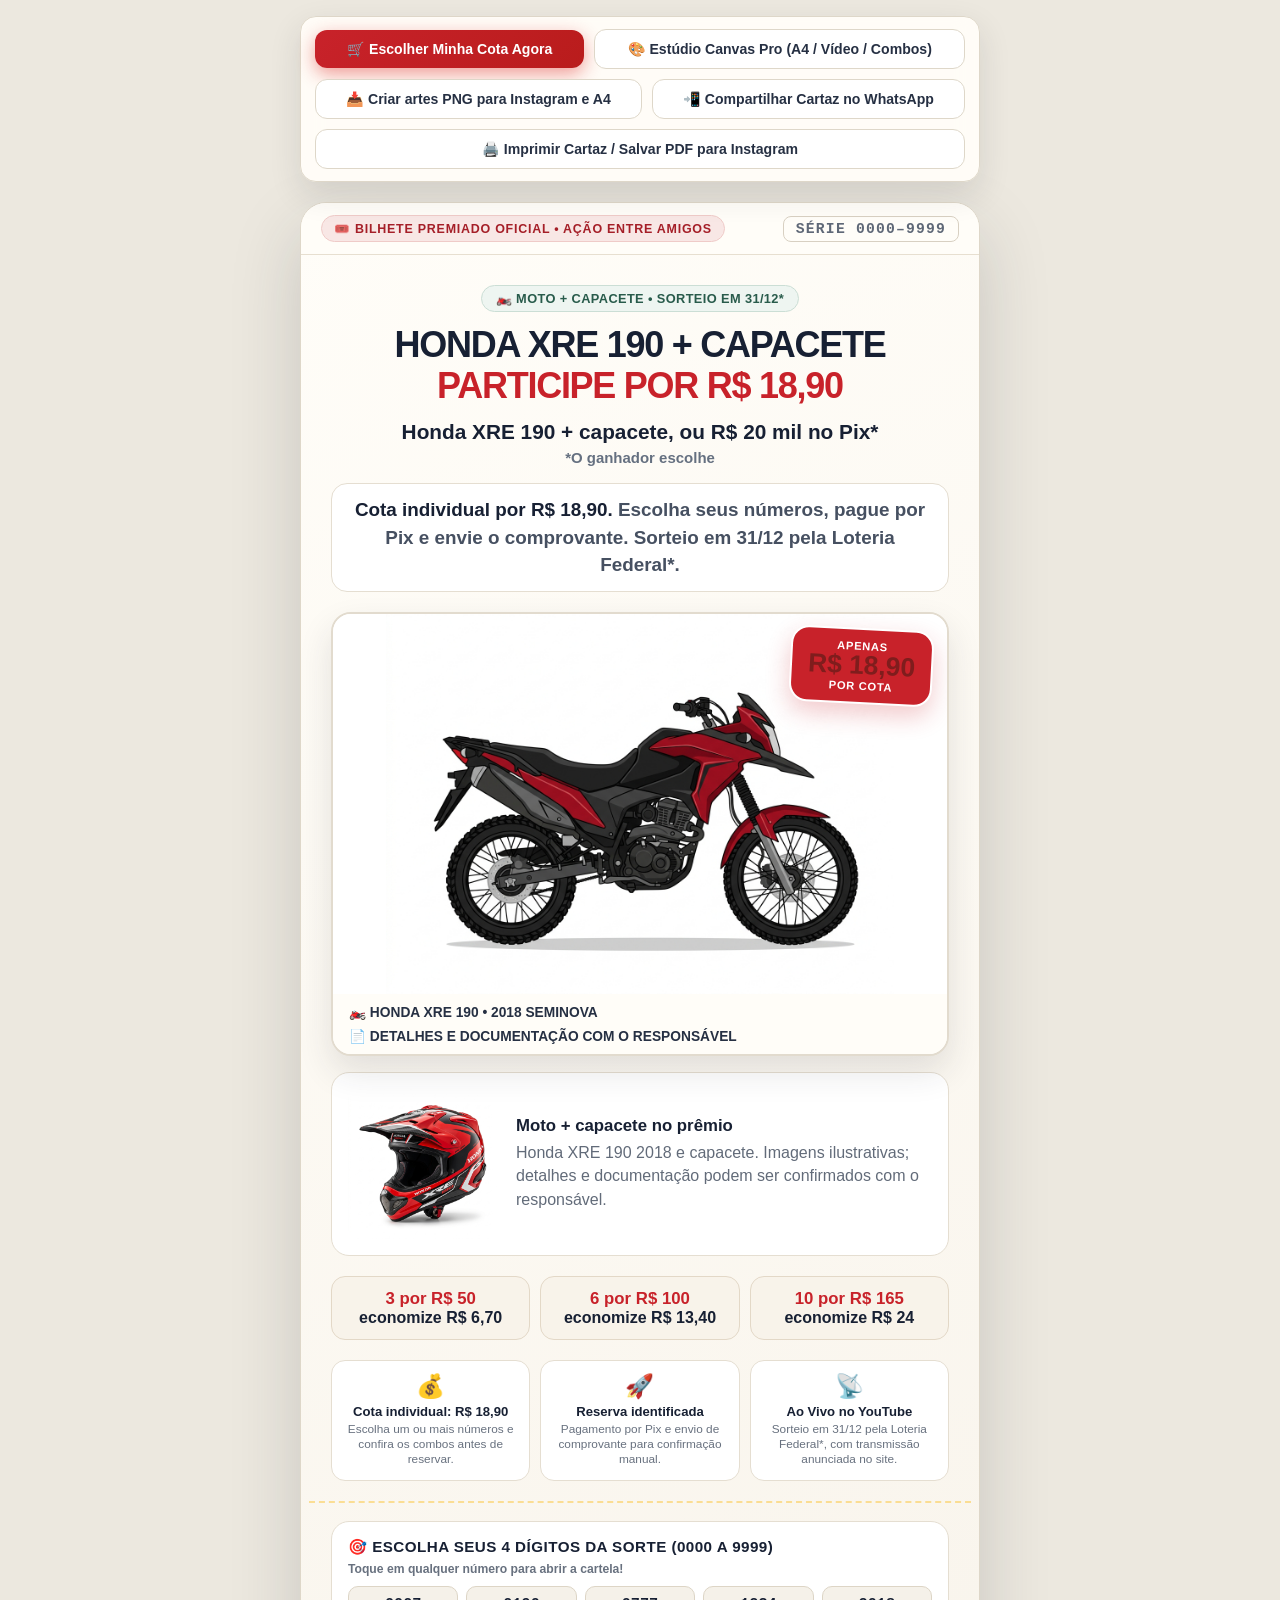
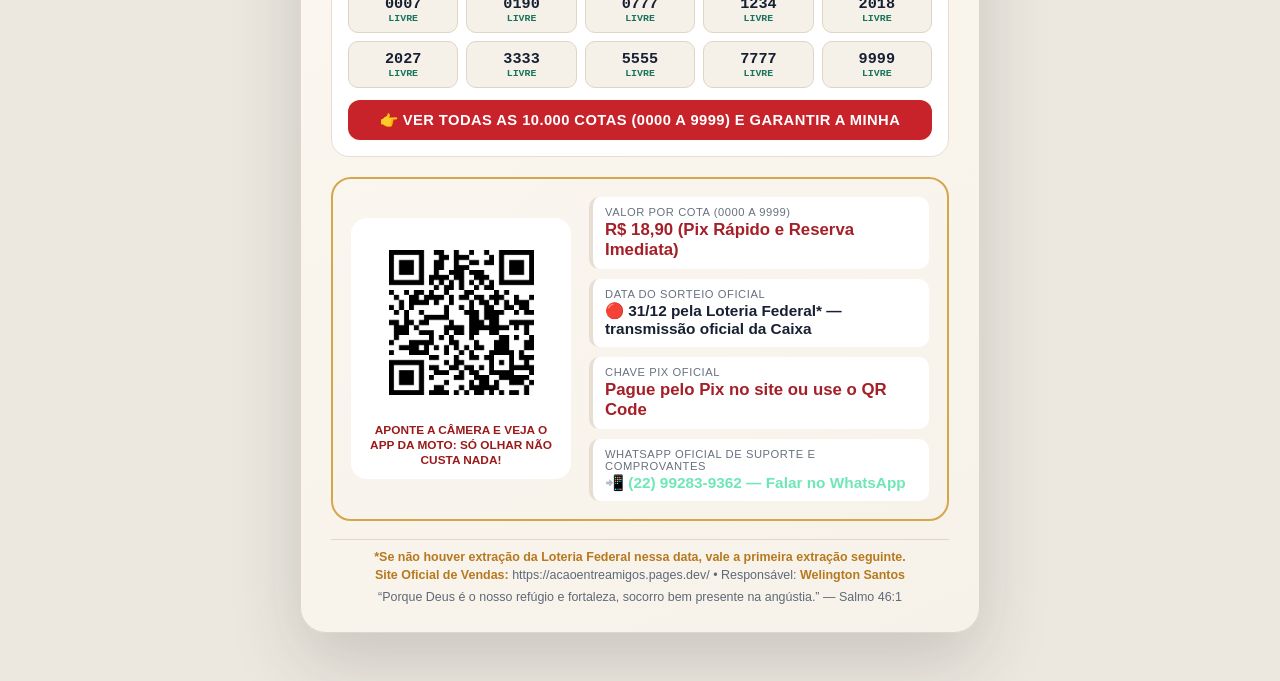
<file: cartaz.html>
<!DOCTYPE html>
<html lang="pt-BR">
<head>
  <meta charset="UTF-8" />
  <meta name="viewport" content="width=device-width, initial-scale=1.0, viewport-fit=cover" />
  <title>Cartaz & Bilhete Premiado Oficial | Rifa Honda XRE 190 2018</title>
  <meta name="description" content="Ação entre amigos com Honda XRE 190 2018 e capacete. Cotas a partir de R$ 18,90, sorteio em 31/12 pela Loteria Federal; se não houver extração nessa data, vale a primeira seguinte." />
  <meta name="theme-color" content="#f6f2ea" />
  <style>
    :root {
      --bg-dark: #070a12;
      --ticket-bg: linear-gradient(165deg, #131826 0%, #0b0f19 52%, #170d12 100%);
      --gold: #fbbf24;
      --gold-bright: #fde047;
      --gold-deep: #d97706;
      --honda-red: #dc2626;
      --honda-red-bright: #ef4444;
      --emerald: #10b981;
      --emerald-dark: #059669;
      --text-white: #f8fafc;
      --text-muted: #cbd5e1;
      --border-gold: rgba(251, 191, 36, 0.45);
    }

    * {
      box-sizing: border-box;
      margin: 0;
      padding: 0;
    }

    body {
      font-family: 'Inter', -apple-system, BlinkMacSystemFont, "Segoe UI", Roboto, sans-serif;
      background: radial-gradient(circle at 50% 0%, #1e1b4b 0%, #090d16 55%, #05070c 100%);
      color: var(--text-white);
      min-height: 100vh;
      padding: 16px 12px 48px;
      display: flex;
      flex-direction: column;
      align-items: center;
    }

    /* Barra de Ações no Topo (Oculta na Impressão) */
    .top-action-bar {
      width: 100%;
      max-width: 680px;
      background: rgba(15, 23, 42, 0.92);
      border: 1px solid var(--border-gold);
      border-radius: 16px;
      padding: 12px 14px;
      margin-bottom: 20px;
      display: flex;
      flex-wrap: wrap;
      gap: 10px;
      justify-content: center;
      align-items: center;
      backdrop-filter: blur(12px);
      box-shadow: 0 12px 30px rgba(0, 0, 0, 0.45);
      position: sticky;
      top: 10px;
      z-index: 50;
    }

    .action-btn {
      display: inline-flex;
      align-items: center;
      justify-content: center;
      gap: 8px;
      padding: 11px 16px;
      border-radius: 12px;
      font-weight: 800;
      font-size: 0.88rem;
      text-decoration: none;
      cursor: pointer;
      border: none;
      transition: transform 0.15s ease, box-shadow 0.15s ease;
      flex: 1 1 auto;
      text-align: center;
    }

    .action-btn:hover {
      transform: translateY(-2px);
    }

    .btn-buy {
      background: linear-gradient(135deg, var(--honda-red) 0%, #b91c1c 100%);
      color: #fff;
      box-shadow: 0 6px 18px rgba(220, 38, 38, 0.45);
    }

    .btn-whatsapp {
      background: linear-gradient(135deg, #22c55e 0%, #15803d 100%);
      color: #fff;
      box-shadow: 0 6px 18px rgba(34, 197, 94, 0.4);
    }

    .btn-print {
      background: linear-gradient(135deg, var(--gold) 0%, var(--gold-deep) 100%);
      color: #111827;
      box-shadow: 0 6px 18px rgba(251, 191, 36, 0.35);
    }

    /* Container Principal do Cartaz / Bilhete Premiado (9:16 Story & A4 Ready) */
    .poster-ticket {
      width: 100%;
      max-width: 680px;
      background: var(--ticket-bg);
      border: 2px solid var(--gold);
      border-radius: 26px;
      position: relative;
      overflow: hidden;
      box-shadow: 0 25px 60px rgba(0, 0, 0, 0.75), 0 0 40px rgba(251, 191, 36, 0.15);
    }

    /* Picote lateral de Bilhete Premiado */
    .poster-ticket::before,
    .poster-ticket::after {
      content: "";
      position: absolute;
      top: 54%;
      width: 34px;
      height: 34px;
      background: var(--bg-dark);
      border: 2px solid var(--gold);
      border-radius: 50%;
      z-index: 10;
    }

    .poster-ticket::before {
      left: -19px;
    }

    .poster-ticket::after {
      right: -19px;
    }

    /* Cabeçalho de Bilhete Oficial */
    .ticket-header {
      background: linear-gradient(90deg, #991b1b 0%, #dc2626 50%, #7f1d1d 100%);
      padding: 12px 20px;
      display: flex;
      justify-content: space-between;
      align-items: center;
      border-bottom: 2px dashed rgba(251, 191, 36, 0.6);
      flex-wrap: wrap;
      gap: 8px;
    }

    .ticket-badge {
      display: inline-flex;
      align-items: center;
      gap: 6px;
      background: rgba(0, 0, 0, 0.45);
      color: var(--gold-bright);
      padding: 5px 12px;
      border-radius: 999px;
      font-weight: 800;
      font-size: 0.78rem;
      letter-spacing: 0.06em;
      text-transform: uppercase;
      border: 1px solid rgba(253, 224, 71, 0.4);
    }

    .ticket-serial {
      font-family: "Courier New", Courier, monospace;
      font-weight: 900;
      font-size: 0.92rem;
      color: #ffffff;
      background: rgba(15, 23, 42, 0.75);
      padding: 4px 12px;
      border-radius: 8px;
      border: 1px solid var(--gold);
      letter-spacing: 0.08em;
    }

    /* Corpo do Cartaz */
    .poster-body {
      padding: 24px 22px 20px;
    }

    .region-callout {
      text-align: center;
      margin-bottom: 12px;
    }

    .region-pill {
      display: inline-block;
      background: rgba(16, 185, 129, 0.16);
      color: #6ee7b7;
      border: 1px solid rgba(16, 185, 129, 0.45);
      padding: 5px 14px;
      border-radius: 999px;
      font-size: 0.8rem;
      font-weight: 800;
      letter-spacing: 0.03em;
      text-transform: uppercase;
    }

    .headline {
      font-size: clamp(1.55rem, 4.8vw, 2.25rem);
      font-weight: 900;
      text-align: center;
      line-height: 1.15;
      color: #ffffff;
      text-transform: uppercase;
      text-shadow: 0 4px 20px rgba(0, 0, 0, 0.6);
      margin-bottom: 12px;
    }

    .headline span {
      color: var(--gold-bright);
      display: block;
    }

    .subheadline {
      font-size: clamp(1rem, 2.8vw, 1.18rem);
      text-align: center;
      color: #f1f5f9;
      background: linear-gradient(135deg, rgba(251, 191, 36, 0.14), rgba(220, 38, 38, 0.18));
      border: 1px solid rgba(251, 191, 36, 0.35);
      border-radius: 16px;
      padding: 12px 16px;
      line-height: 1.45;
      margin-bottom: 20px;
      font-weight: 600;
    }

    .subheadline strong {
      color: var(--gold-bright);
      font-weight: 900;
    }

    /* Hero da Moto com Selo de Preço Gigante */
    .hero-showcase {
      position: relative;
      border-radius: 20px;
      overflow: hidden;
      border: 2px solid var(--gold);
      box-shadow: 0 14px 35px rgba(0, 0, 0, 0.65);
      margin-bottom: 20px;
      background: #000;
    }

    .hero-showcase img {
      width: 100%;
      max-height: 360px;
      object-fit: cover;
      display: block;
    }

    .price-burst {
      position: absolute;
      top: 14px;
      right: 14px;
      background: linear-gradient(145deg, var(--gold-bright) 0%, #f59e0b 100%);
      color: #090d16;
      padding: 10px 16px;
      border-radius: 18px;
      font-weight: 900;
      text-align: center;
      box-shadow: 0 10px 25px rgba(0, 0, 0, 0.6);
      border: 2px solid #ffffff;
      transform: rotate(3deg);
    }

    .price-burst .small-label {
      display: block;
      font-size: 0.7rem;
      text-transform: uppercase;
      letter-spacing: 0.06em;
    }

    .price-burst .big-price {
      font-size: 1.65rem;
      line-height: 1.05;
      color: #7f1d1d;
    }

    .hero-caption-bar {
      background: linear-gradient(90deg, rgba(9, 13, 22, 0.95), rgba(127, 29, 29, 0.92));
      padding: 10px 16px;
      display: flex;
      justify-content: space-between;
      align-items: center;
      flex-wrap: wrap;
      gap: 8px;
      font-size: 0.86rem;
      font-weight: 700;
      color: var(--gold-bright);
    }

    /* Argumentos para Mototaxistas e Trabalhadores */
    .benefits-grid {
      display: grid;
      grid-template-columns: repeat(3, 1fr);
      gap: 10px;
      margin-bottom: 20px;
    }

    .benefit-card {
      background: rgba(255, 255, 255, 0.04);
      border: 1px solid rgba(255, 255, 255, 0.12);
      border-radius: 14px;
      padding: 12px 10px;
      text-align: center;
    }

    .benefit-icon {
      font-size: 1.45rem;
      margin-bottom: 4px;
      display: block;
    }

    .benefit-title {
      font-size: 0.82rem;
      font-weight: 800;
      color: var(--gold-bright);
      margin-bottom: 3px;
      display: block;
    }

    .benefit-desc {
      font-size: 0.74rem;
      color: var(--text-muted);
      line-height: 1.3;
    }

    /* Divisória Pontilhada do Bilhete */
    .ticket-divider {
      border-top: 2px dashed rgba(251, 191, 36, 0.45);
      margin: 18px -22px;
      position: relative;
    }

    /* Mini-Cartela Interativa (Clique e Escolha sua Cota) */
    .mini-cartela-section {
      background: rgba(15, 23, 42, 0.85);
      border: 1px solid rgba(251, 191, 36, 0.35);
      border-radius: 18px;
      padding: 16px;
      margin-bottom: 20px;
    }

    .mini-cartela-head {
      display: flex;
      justify-content: space-between;
      align-items: center;
      margin-bottom: 10px;
      flex-wrap: wrap;
      gap: 6px;
    }

    .mini-cartela-head h3 {
      font-size: 0.95rem;
      color: var(--gold-bright);
      text-transform: uppercase;
      letter-spacing: 0.03em;
    }

    .mini-cartela-head span {
      font-size: 0.76rem;
      color: #6ee7b7;
      font-weight: 700;
    }

    .lucky-numbers-grid {
      display: grid;
      grid-template-columns: repeat(5, 1fr);
      gap: 8px;
      margin-bottom: 12px;
    }

    .lucky-chip {
      display: flex;
      flex-direction: column;
      align-items: center;
      justify-content: center;
      padding: 8px 4px;
      background: linear-gradient(145deg, #1e293b, #0f172a);
      border: 1px solid var(--gold);
      border-radius: 10px;
      color: #ffffff;
      text-decoration: none;
      font-family: "Courier New", Courier, monospace;
      font-weight: 900;
      font-size: 0.95rem;
      transition: transform 0.12s ease, background 0.12s ease;
    }

    .lucky-chip small {
      font-family: inherit;
      font-size: 0.62rem;
      color: #6ee7b7;
      font-weight: 700;
      text-transform: uppercase;
    }

    .lucky-chip:hover {
      transform: scale(1.05);
      background: linear-gradient(145deg, var(--honda-red), #991b1b);
      border-color: #ffffff;
    }

    .cartela-cta-link {
      display: block;
      text-align: center;
      background: linear-gradient(90deg, var(--emerald) 0%, var(--emerald-dark) 100%);
      color: #ffffff;
      font-weight: 900;
      font-size: 0.92rem;
      padding: 11px 14px;
      border-radius: 12px;
      text-decoration: none;
      text-transform: uppercase;
      letter-spacing: 0.03em;
      box-shadow: 0 6px 18px rgba(16, 185, 129, 0.35);
    }

    /* Seção QR Code + Dados Oficiais de Pagamento e Sorteio */
    .qr-and-details {
      display: grid;
      grid-template-columns: 220px 1fr;
      gap: 18px;
      align-items: center;
      background: linear-gradient(135deg, rgba(255, 255, 255, 0.06), rgba(255, 255, 255, 0.02));
      border: 2px solid var(--gold);
      border-radius: 20px;
      padding: 18px;
      margin-bottom: 18px;
    }

    .qr-card {
      background: #ffffff;
      border-radius: 16px;
      padding: 12px;
      text-align: center;
      color: #090d16;
      box-shadow: 0 10px 25px rgba(0, 0, 0, 0.5);
    }

    .qr-card img {
      width: 100%;
      max-width: 185px;
      height: auto;
      display: block;
      margin: 0 auto 8px;
    }

    .qr-label {
      font-size: 0.74rem;
      font-weight: 900;
      line-height: 1.25;
      color: #991b1b;
      text-transform: uppercase;
    }

    .details-list {
      display: flex;
      flex-direction: column;
      gap: 10px;
    }

    .detail-box {
      background: rgba(9, 13, 22, 0.75);
      border-left: 4px solid var(--gold);
      border-radius: 10px;
      padding: 9px 12px;
    }

    .detail-box.youtube-live {
      border-left-color: var(--honda-red-bright);
      background: rgba(127, 29, 29, 0.35);
    }

    .detail-label {
      font-size: 0.7rem;
      text-transform: uppercase;
      letter-spacing: 0.05em;
      color: var(--text-muted);
      display: block;
      margin-bottom: 2px;
    }

    .detail-value {
      font-size: 0.96rem;
      font-weight: 900;
      color: #ffffff;
    }

    .detail-value.highlight-gold {
      color: var(--gold-bright);
      font-size: 1.05rem;
    }

    .detail-value a {
      color: #6ee7b7;
      text-decoration: none;
    }

    /* Rodapé de Transparência e Fé */
    .poster-footer {
      text-align: center;
      padding-top: 8px;
      border-top: 1px solid rgba(255, 255, 255, 0.12);
      font-size: 0.78rem;
      color: var(--text-muted);
      line-height: 1.45;
    }

    .poster-footer strong {
      color: var(--gold-bright);
    }

    @media (max-width: 580px) {
      .benefits-grid {
        grid-template-columns: 1fr;
      }
      .qr-and-details {
        grid-template-columns: 1fr;
      }
      .qr-card {
        max-width: 240px;
        margin: 0 auto;
      }
      .lucky-numbers-grid {
        grid-template-columns: repeat(5, 1fr);
      }
    }

    /* Estilo Especial para Impressão A4 / Salvar PDF Limpo */
    @media print {
      @page {
        size: A4 portrait;
        margin: 8mm;
      }
      body {
        background: #090d16 !important;
        -webkit-print-color-adjust: exact !important;
        print-color-adjust: exact !important;
        padding: 0 !important;
      }
      .top-action-bar {
        display: none !important;
      }
      .poster-ticket {
        max-width: 100% !important;
        box-shadow: none !important;
        border-width: 2px !important;
      }
    }
    /* Direção visual "Luz de Estrada": clara, editorial e econômica na impressão. */
    :root {
      --bg-dark: #f6f2ea;
      --ticket-bg: linear-gradient(155deg, #fffdf8 0%, #f7f2e9 100%);
      --gold: #d6a64b;
      --gold-bright: #b7791f;
      --gold-deep: #9a6a1d;
      --honda-red: #c8222a;
      --honda-red-bright: #dc3038;
      --emerald: #19745d;
      --emerald-dark: #145c4a;
      --text-white: #172033;
      --text-muted: #5f6877;
      --border-gold: rgba(183, 121, 31, 0.26);
    }
    body {
      background: #ece8df;
      color: #172033;
    }
    .top-action-bar,
    .canvas-preview {
      background: rgba(255, 253, 248, 0.96) !important;
      border-color: #ded7c9 !important;
      box-shadow: 0 12px 32px rgba(38, 43, 51, 0.12) !important;
      color: #172033;
    }
    .top-action-bar .action-btn:not(.btn-buy) {
      background: #ffffff !important;
      color: #263043 !important;
      border: 1px solid #ded7c9;
      box-shadow: none !important;
    }
    .canvas-preview { display: none; }
    .poster-ticket {
      background: var(--ticket-bg);
      border: 1px solid #ded7c9;
      box-shadow: 0 28px 70px rgba(38, 43, 51, 0.18);
    }
    .poster-ticket::before,
    .poster-ticket::after { display: none; }
    .ticket-header {
      background: #fffdf8;
      border-bottom: 1px solid #e7dfd0;
      color: #172033;
    }
    .ticket-badge {
      background: #f8e7e5;
      color: #a51f28;
      border-color: #efcbc8;
    }
    .ticket-serial {
      color: #5f6877;
      background: transparent;
      border-color: #d8d0c2;
    }
    .poster-body { padding: 30px 30px 26px; }
    .region-pill {
      background: #eef5f1;
      color: #285b4b;
      border-color: #cbded5;
    }
    .headline {
      color: #172033;
      text-shadow: none;
      letter-spacing: -0.035em;
    }
    .headline span { color: #c8222a; }
    .subheadline {
      color: #465061;
      background: #fff;
      border-color: #e5ded1;
    }
    .subheadline strong { color: #172033; }
    .prize-choice {
      margin: 10px auto 16px;
      color: #172033;
      font-size: clamp(1rem, 2vw, 1.3rem);
      font-weight: 850;
      text-align: center;
      line-height: 1.25;
    }
    .prize-choice small {
      display: block;
      margin-top: 4px;
      color: #657080;
      font-size: 0.72em;
      font-weight: 700;
    }
    .hero-showcase {
      background: #fff;
      border-color: #e2dbce;
      box-shadow: 0 16px 34px rgba(38, 43, 51, 0.12);
    }
    .hero-showcase img { max-height: 380px; object-fit: contain; background: #fff; }
    .price-burst {
      background: #c8222a;
      color: #fff;
      box-shadow: 0 10px 24px rgba(200, 34, 42, 0.24);
    }
    .hero-caption-bar { background: rgba(255, 253, 248, 0.94); color: #263043; }
    .prize-pair {
      display: grid;
      grid-template-columns: 150px 1fr;
      gap: 18px;
      align-items: center;
      padding: 16px;
      margin: -4px 0 20px;
      background: #fff;
      border: 1px solid #e5ded1;
      border-radius: 18px;
    }
    .prize-pair img { width: 100%; aspect-ratio: 1; object-fit: contain; border-radius: 14px; }
    .prize-pair strong { display: block; color: #172033; font-size: 1.05rem; margin-bottom: 5px; }
    .prize-pair p { color: #626b79; line-height: 1.45; }
    .combo-strip {
      display: grid;
      grid-template-columns: repeat(3, 1fr);
      gap: 10px;
      margin: 0 0 20px;
    }
    .combo-strip div {
      padding: 12px 8px;
      text-align: center;
      background: #f8f3ea;
      border: 1px solid #e3d8c7;
      border-radius: 14px;
      color: #172033;
      font-weight: 800;
    }
    .combo-strip strong { display: block; color: #c8222a; font-size: 1.05rem; }
    .benefit-card,
    .mini-cartela-section,
    .detail-box,
    .qr-card {
      background: #fff;
      border-color: #e5ded1;
      box-shadow: none;
      color: #172033;
    }
    .benefit-title,
    .mini-cartela-head h3,
    .detail-value { color: #172033; }
    .benefit-desc,
    .mini-cartela-head span,
    .detail-label { color: #68717f; }
    .lucky-chip { background: #f5f1e9; color: #172033; border-color: #ddd5c6; }
    .lucky-chip small { color: #19745d; }
    .cartela-cta-link { background: #c8222a; color: #fff; box-shadow: none; }
    .qr-card img { background: #fff; border-color: #d8d0c2; }
    .highlight-gold { color: #a51f28 !important; }
    .youtube-live { background: #f8f3ea; border-color: #e5d5bb; }
    .poster-footer { color: #5f6877; border-top-color: #ded7c9; }
    @media (max-width: 560px) {
      .poster-body { padding: 22px 16px 18px; }
      .prize-pair { grid-template-columns: 104px 1fr; }
      .combo-strip { grid-template-columns: 1fr; }
    }
    @media print {
      body { background: #fff !important; padding: 0 !important; }
      .poster-ticket { border: 1px solid #cfc7ba !important; }
      .prize-pair { break-inside: avoid; }
    }
  </style>
</head>
<body>

  <!-- Barra de Ações Rápidas (Oculta ao Imprimir / Gerar PDF) -->
  <nav class="top-action-bar" aria-label="Ações do Cartaz">
    <a href="index.html" class="action-btn btn-buy">🛒 Escolher Minha Cota Agora</a>
    <a href="canvas-instagram.html" class="action-btn btn-whatsapp" style="background:#0284c7;">🎨 Estúdio Canvas Pro (A4 / Vídeo / Combos)</a>
    <a href="canvas-instagram.html" class="action-btn btn-print">📥 Criar artes PNG para Instagram e A4</a>
    <button type="button" class="action-btn btn-whatsapp" id="sharePosterBtn">📲 Compartilhar Cartaz no WhatsApp</button>
    <button type="button" class="action-btn btn-print" onclick="window.print()">🖨️ Imprimir Cartaz / Salvar PDF para Instagram</button>
  </nav>

  <!-- Prévia e Geração em Canvas HTML5 de Alta Resolução (1080x1920) -->
  <section class="canvas-preview" style="width: 100%; max-width: 680px; border-radius: 20px; padding: 14px; margin-bottom: 20px; text-align: center;">
    <div style="display: flex; justify-content: space-between; align-items: center; margin-bottom: 10px; flex-wrap: wrap; gap: 8px;">
      <strong style="color: var(--gold-bright); font-size: 0.9rem;">🖼️ ARTE OFICIAL EM CANVAS HTML5 (1080×1920 HD — STORIES / REELS / STATUS)</strong>
      <span id="canvasStatusBadge" style="font-size: 0.76rem; color: #6ee7b7; font-weight: 800;">✓ Canvas Renderizado</span>
    </div>
    <canvas id="rifaPosterCanvas" width="1080" height="1920" style="width: 100%; max-width: 360px; height: auto; border-radius: 14px; border: 2px solid var(--gold); box-shadow: 0 10px 25px rgba(0,0,0,0.65); display: block; margin: 0 auto;"></canvas>
    <canvas id="posterCanvas" width="1080" height="1920" style="display:none;"></canvas>
  </section>

  <!-- Cartaz / Bilhete Premiado Oficial -->
  <article class="poster-ticket">
    <header class="ticket-header">
      <span class="ticket-badge">🎟️ BILHETE PREMIADO OFICIAL • AÇÃO ENTRE AMIGOS</span>
      <span class="ticket-serial">SÉRIE 0000–9999</span>
    </header>

    <div class="poster-body">
      <div class="region-callout">
        <span class="region-pill">🏍️ Moto + capacete • Sorteio em 31/12*</span>
      </div>

      <h1 class="headline">
        HONDA XRE 190 + CAPACETE
        <span>PARTICIPE POR R$ 18,90</span>
      </h1>

      <p class="prize-choice">
        Honda XRE 190 + capacete, ou R$ 20 mil no Pix*
        <small>*O ganhador escolhe</small>
      </p>

      <p class="subheadline">
        <strong>Cota individual por R$ 18,90.</strong> Escolha seus números, pague por Pix e envie o comprovante. Sorteio em 31/12 pela Loteria Federal*.
      </p>

      <!-- Foto Oficial da Moto -->
      <div class="hero-showcase">
        <img src="assets/xre190-hero.jpg" alt="Honda XRE 190 2018 seminova — Prêmio Oficial da Rifa" />
        <div class="price-burst">
          <span class="small-label">Apenas</span>
          <span class="big-price">R$ 18,90</span>
          <span class="small-label">Por Cota</span>
        </div>
        <div class="hero-caption-bar">
          <span>🏍️ HONDA XRE 190 • 2018 SEMINOVA</span>
          <span>📄 DETALHES E DOCUMENTAÇÃO COM O RESPONSÁVEL</span>
        </div>
      </div>

      <div class="prize-pair">
        <img src="assets/capacete-premio.jpg" alt="Capacete vermelho e preto que acompanha o prêmio" />
        <div>
          <strong>Moto + capacete no prêmio</strong>
          <p>Honda XRE 190 2018 e capacete. Imagens ilustrativas; detalhes e documentação podem ser confirmados com o responsável.</p>
        </div>
      </div>

      <div class="combo-strip" aria-label="Combos promocionais">
        <div><strong>3 por R$ 50</strong> economize R$ 6,70</div>
        <div><strong>6 por R$ 100</strong> economize R$ 13,40</div>
        <div><strong>10 por R$ 165</strong> economize R$ 24</div>
      </div>

      <!-- Destaques de Esperança e Trabalho -->
      <div class="benefits-grid">
        <div class="benefit-card">
          <span class="benefit-icon">💰</span>
          <span class="benefit-title">Cota individual: R$ 18,90</span>
          <p class="benefit-desc">Escolha um ou mais números e confira os combos antes de reservar.</p>
        </div>
        <div class="benefit-card">
          <span class="benefit-icon">🚀</span>
          <span class="benefit-title">Reserva identificada</span>
          <p class="benefit-desc">Pagamento por Pix e envio de comprovante para confirmação manual.</p>
        </div>
        <div class="benefit-card">
          <span class="benefit-icon">📡</span>
          <span class="benefit-title">Ao Vivo no YouTube</span>
          <p class="benefit-desc">Sorteio em 31/12 pela Loteria Federal*, com transmissão anunciada no site.</p>
        </div>
      </div>

      <div class="ticket-divider"></div>

      <!-- Mini-Cartela Visual Clicável (0000 a 9999) -->
      <section class="mini-cartela-section" aria-label="Amostra de cotas da sorte">
        <div class="mini-cartela-head">
          <h3>🎯 Escolha seus 4 dígitos da sorte (0000 a 9999)</h3>
          <span>Toque em qualquer número para abrir a cartela!</span>
        </div>
        <div class="lucky-numbers-grid">
          <a href="index.html?cota=0007" class="lucky-chip">0007<small>Livre</small></a>
          <a href="index.html?cota=0190" class="lucky-chip">0190<small>Livre</small></a>
          <a href="index.html?cota=0777" class="lucky-chip">0777<small>Livre</small></a>
          <a href="index.html?cota=1234" class="lucky-chip">1234<small>Livre</small></a>
          <a href="index.html?cota=2018" class="lucky-chip">2018<small>Livre</small></a>
          <a href="index.html?cota=2027" class="lucky-chip">2027<small>Livre</small></a>
          <a href="index.html?cota=3333" class="lucky-chip">3333<small>Livre</small></a>
          <a href="index.html?cota=5555" class="lucky-chip">5555<small>Livre</small></a>
          <a href="index.html?cota=7777" class="lucky-chip">7777<small>Livre</small></a>
          <a href="index.html?cota=9999" class="lucky-chip">9999<small>Livre</small></a>
        </div>
        <a href="index.html" class="cartela-cta-link">👉 VER TODAS AS 10.000 COTAS (0000 A 9999) E GARANTIR A MINHA</a>
      </section>

      <!-- QR Code Oficial + Informações de Pagamento -->
      <section class="qr-and-details" aria-label="QR Code de Compra e Dados Oficiais">
        <div class="qr-card">
          <img
            src="assets/qrcode-rifa.png"
            alt="QR Code Oficial para comprar cota da Rifa Honda XRE 190"
            width="185"
            height="185"
          />
          <div class="qr-label">APONTE A CÂMERA E VEJA O APP DA MOTO: SÓ OLHAR NÃO CUSTA NADA!</div>
        </div>

        <div class="details-list">
          <div class="detail-box">
            <span class="detail-label">Valor por Cota (0000 a 9999)</span>
            <div class="detail-value highlight-gold">R$ 18,90 (Pix Rápido e Reserva Imediata)</div>
          </div>

          <div class="detail-box">
            <span class="detail-label">Data do Sorteio Oficial</span>
            <div class="detail-value">🔴 31/12 pela Loteria Federal* — transmissão oficial da Caixa</div>
          </div>

          <div class="detail-box">
            <span class="detail-label">Chave Pix Oficial</span>
            <div class="detail-value highlight-gold">Pague pelo Pix no site ou use o QR Code</div>
          </div>

          <div class="detail-box">
            <span class="detail-label">WhatsApp Oficial de Suporte e Comprovantes</span>
            <div class="detail-value">
              <a href="https://wa.me/5522992839362" target="_blank" rel="noopener">📲 (22) 99283-9362 — Falar no WhatsApp</a>
            </div>
          </div>
        </div>
      </section>

      <footer class="poster-footer">
        <p><strong>*Se não houver extração da Loteria Federal nessa data, vale a primeira extração seguinte.</strong></p>
        <p>
          <strong>Site Oficial de Vendas:</strong> <span id="publicSiteLabel"></span> • Responsável: <strong>Welington Santos</strong>
        </p>
        <p style="margin-top: 4px;">
          “Porque Deus é o nosso refúgio e fortaleza, socorro bem presente na angústia.” — Salmo 46:1
        </p>
      </footer>
    </div>
  </article>

  <script>
    (function () {
      var PUBLIC_SITE_URL = 'https://acaoentreamigos.pages.dev/';
      var publicSiteLabel = document.getElementById('publicSiteLabel');
      if (publicSiteLabel) publicSiteLabel.textContent = PUBLIC_SITE_URL;
      var shareBtn = document.getElementById('sharePosterBtn');
      if (shareBtn) {
        shareBtn.addEventListener('click', function () {
          var text = [
            '🏍️ *AÇÃO ENTRE AMIGOS • HONDA XRE 190 + CAPACETE*',
            '',
            '🔥 Por apenas *R$ 18,90*, você concorre a uma *Honda XRE 190 2018 seminova + capacete, ou R$ 20 mil no Pix*.',
            '⭐ *O ganhador escolhe* entre a moto com capacete e o valor no Pix.',
            '🎯 Cotas de *0000 a 9999* | Sorteio *31/12 pela Loteria Federal* (Caixa)',
            'ℹ️ Se não houver extração nessa data, vale a primeira extração seguinte.',
            '💳 Pagamento seguro via Pix no site com confirmação por comprovante',
            '📲 WhatsApp Oficial: *(22) 99283-9362*',
            '',
            '👉 *Escolha sua cota agora no link oficial:*',
            PUBLIC_SITE_URL
          ].join('\n');
          var url = 'https://wa.me/?text=' + encodeURIComponent(text);
          window.open(url, '_blank', 'noopener');
        });
      }

      // Gerador de Cartaz em HTML5 Canvas (1080x1920 Story / Feed / Status)
      var canvasBtn = document.getElementById('downloadCanvasBtn');
      var mainCanvas = document.getElementById('rifaPosterCanvas');
      var backupCanvas = document.getElementById('posterCanvas');

      function drawPosterOnCanvas(canvas, heroImg, qrImg) {
        if (!canvas) return;
        var ctx = canvas.getContext('2d');

        // Fundo escuro premium com gradiente
        var grad = ctx.createLinearGradient(0, 0, 0, 1920);
        grad.addColorStop(0, '#131826');
        grad.addColorStop(0.5, '#090d16');
        grad.addColorStop(1, '#1a0b10');
        ctx.fillStyle = grad;
        ctx.fillRect(0, 0, 1080, 1920);

        // Moldura Dourada de Bilhete Premiado
        ctx.strokeStyle = '#fbbf24';
        ctx.lineWidth = 8;
        ctx.strokeRect(30, 30, 1020, 1860);

        // Faixa Vermelha Superior
        ctx.fillStyle = '#dc2626';
        ctx.fillRect(34, 34, 1012, 110);
        ctx.fillStyle = '#fde047';
        ctx.font = '900 32px Inter, Arial, sans-serif';
        ctx.textAlign = 'center';
        ctx.fillText('🎟️ BILHETE PREMIADO OFICIAL • SÉRIE 0000–9999', 540, 100);

        // Chamada Oficial
        ctx.fillStyle = '#6ee7b7';
        ctx.font = '800 30px Inter, Arial, sans-serif';
        ctx.fillText('🏍️ AÇÃO ENTRE AMIGOS • CARMO/RJ', 540, 195);

        // Headline Principal
        ctx.fillStyle = '#ffffff';
        ctx.font = '900 54px Inter, Arial, sans-serif';
        ctx.fillText('HONDA XRE 190 2018 + CAPACETE', 540, 270);
        ctx.fillStyle = '#fde047';
        ctx.font = '900 62px Inter, Arial, sans-serif';
        ctx.fillText('SEMINOVA • PRONTA PARA RODAR', 540, 345);

        // Subheadline R$ 18,90
        ctx.fillStyle = '#f8fafc';
        ctx.font = '700 31px Inter, Arial, sans-serif';
        ctx.fillText('Cota individual por R$ 18,90 • Combos com desconto', 540, 410);
        ctx.fillText('Sorteio 31/12 pela Loteria Federal* (Caixa)', 540, 452);

        if (heroImg) {
          ctx.save();
          ctx.strokeStyle = '#fbbf24';
          ctx.lineWidth = 6;
          ctx.strokeRect(70, 490, 940, 520);
          ctx.drawImage(heroImg, 70, 490, 940, 520);
          ctx.restore();
        }

        // Selo de Preço R$ 18,90
        ctx.fillStyle = '#fde047';
        ctx.fillRect(730, 515, 255, 130);
        ctx.strokeStyle = '#ffffff';
        ctx.lineWidth = 4;
        ctx.strokeRect(730, 515, 255, 130);
        ctx.fillStyle = '#7f1d1d';
        ctx.font = '900 24px Inter, Arial, sans-serif';
        ctx.fillText('APENAS', 857, 552);
        ctx.font = '900 54px Inter, Arial, sans-serif';
        ctx.fillText('R$ 18,90', 857, 610);

        // Mini-Cartela no Canvas
        ctx.fillStyle = '#1e293b';
        ctx.fillRect(70, 1045, 940, 230);
        ctx.strokeStyle = '#fbbf24';
        ctx.lineWidth = 3;
        ctx.strokeRect(70, 1045, 940, 230);
        ctx.fillStyle = '#fde047';
        ctx.font = '900 30px Inter, Arial, sans-serif';
        ctx.fillText('🎯 ESCOLHA SEUS 4 DÍGITOS DA SORTE (0000 A 9999)', 540, 1095);

        var sampleNums = ['0007', '0190', '0777', '2018', '2027', '7777', '9999'];
        sampleNums.forEach(function (num, idx) {
          var bx = 95 + idx * 128;
          var by = 1125;
          ctx.fillStyle = '#0f172a';
          ctx.fillRect(bx, by, 112, 115);
          ctx.strokeStyle = '#fbbf24';
          ctx.strokeRect(bx, by, 112, 115);
          ctx.fillStyle = '#ffffff';
          ctx.font = '900 32px Courier New, monospace';
          ctx.fillText(num, bx + 56, by + 62);
          ctx.fillStyle = '#6ee7b7';
          ctx.font = '800 20px Inter, Arial, sans-serif';
          ctx.fillText('LIVRE', bx + 56, by + 95);
        });

        // Bloco QR Code e Informações Oficiais
        ctx.fillStyle = '#ffffff';
        ctx.fillRect(70, 1310, 360, 420);
        if (qrImg) {
          ctx.drawImage(qrImg, 100, 1330, 300, 300);
        }
        ctx.fillStyle = '#991b1b';
        ctx.font = '900 22px Inter, Arial, sans-serif';
        ctx.fillText('APONTE A CÂMERA', 250, 1665);
        ctx.fillText('E VEJA O APP DA MOTO!', 250, 1695);

        // Textos laterais do QR Code
        ctx.textAlign = 'left';
        ctx.fillStyle = '#fde047';
        ctx.font = '900 34px Inter, Arial, sans-serif';
        ctx.fillText('💰 VALOR: R$ 18,90 A COTA', 460, 1365);

        ctx.fillStyle = '#ef4444';
        ctx.font = '900 28px Inter, Arial, sans-serif';
        ctx.fillText('🔴 SORTEIO 31/12 (LOTERIA FEDERAL)', 460, 1435);
        ctx.fillStyle = '#ffffff';
        ctx.font = '800 24px Inter, Arial, sans-serif';
        ctx.fillText('Transmissão oficial na Caixa', 460, 1475);

        ctx.fillStyle = '#fde047';
        ctx.font = '900 30px Inter, Arial, sans-serif';
        ctx.fillText('💳 PAGAMENTO: PIX NO SITE', 460, 1550);
        ctx.fillStyle = '#cbd5e1';
        ctx.font = '700 24px Inter, Arial, sans-serif';
        ctx.fillText('Comprovante conferido pelo organizador', 460, 1588);

        ctx.fillStyle = '#6ee7b7';
        ctx.font = '900 32px Inter, Arial, sans-serif';
        ctx.fillText('📲 WHATSAPP: (22) 99283-9362', 460, 1665);
        ctx.fillStyle = '#ffffff';
        ctx.font = '700 23px Inter, Arial, sans-serif';
        ctx.fillText(PUBLIC_SITE_URL.replace(/^https?:\/\//, '').replace(/\/$/, ''), 460, 1710);

        // Rodapé
        ctx.textAlign = 'center';
        ctx.fillStyle = '#fde047';
        ctx.font = '800 26px Inter, Arial, sans-serif';
        ctx.fillText('GARANTA SUA COTA: ' + PUBLIC_SITE_URL.replace(/^https?:\/\//, '').replace(/\/$/, ''), 540, 1815);
      }

      function renderAllCanvases(callback) {
        var hero = new Image();
        hero.crossOrigin = 'anonymous';
        var qr = new Image();
        qr.crossOrigin = 'anonymous';
        var loaded = 0;
        function checkDone() {
          loaded++;
          if (loaded === 2) {
            var hImg = hero.complete && hero.naturalWidth ? hero : null;
            var qImg = qr.complete && qr.naturalWidth ? qr : null;
            drawPosterOnCanvas(mainCanvas, hImg, qImg);
            drawPosterOnCanvas(backupCanvas, hImg, qImg);
            if (callback) callback(mainCanvas || backupCanvas);
          }
        }
        hero.onload = checkDone;
        hero.onerror = checkDone;
        qr.onload = checkDone;
        qr.onerror = checkDone;
        hero.src = 'assets/xre190-hero.jpg';
        qr.src = 'assets/qrcode-rifa.png';
      }

      // Renderiza imediatamente ao abrir a página
      renderAllCanvases();

      if (canvasBtn) {
        canvasBtn.addEventListener('click', function () {
          var origText = canvasBtn.textContent;
          canvasBtn.textContent = '⏳ Gerando Arte PNG em Canvas...';
          renderAllCanvases(function (targetCanvas) {
            try {
              var dataUrl = targetCanvas.toDataURL('image/png');
              var a = document.createElement('a');
              a.href = dataUrl;
              a.download = 'cartaz-rifa-honda-xre190.png';
              document.body.appendChild(a);
              a.click();
              document.body.removeChild(a);
            } catch (err) {
              window.print();
            }
            canvasBtn.textContent = origText;
          });
        });
      }
    })();
  </script>
</body>
</html>
</file>
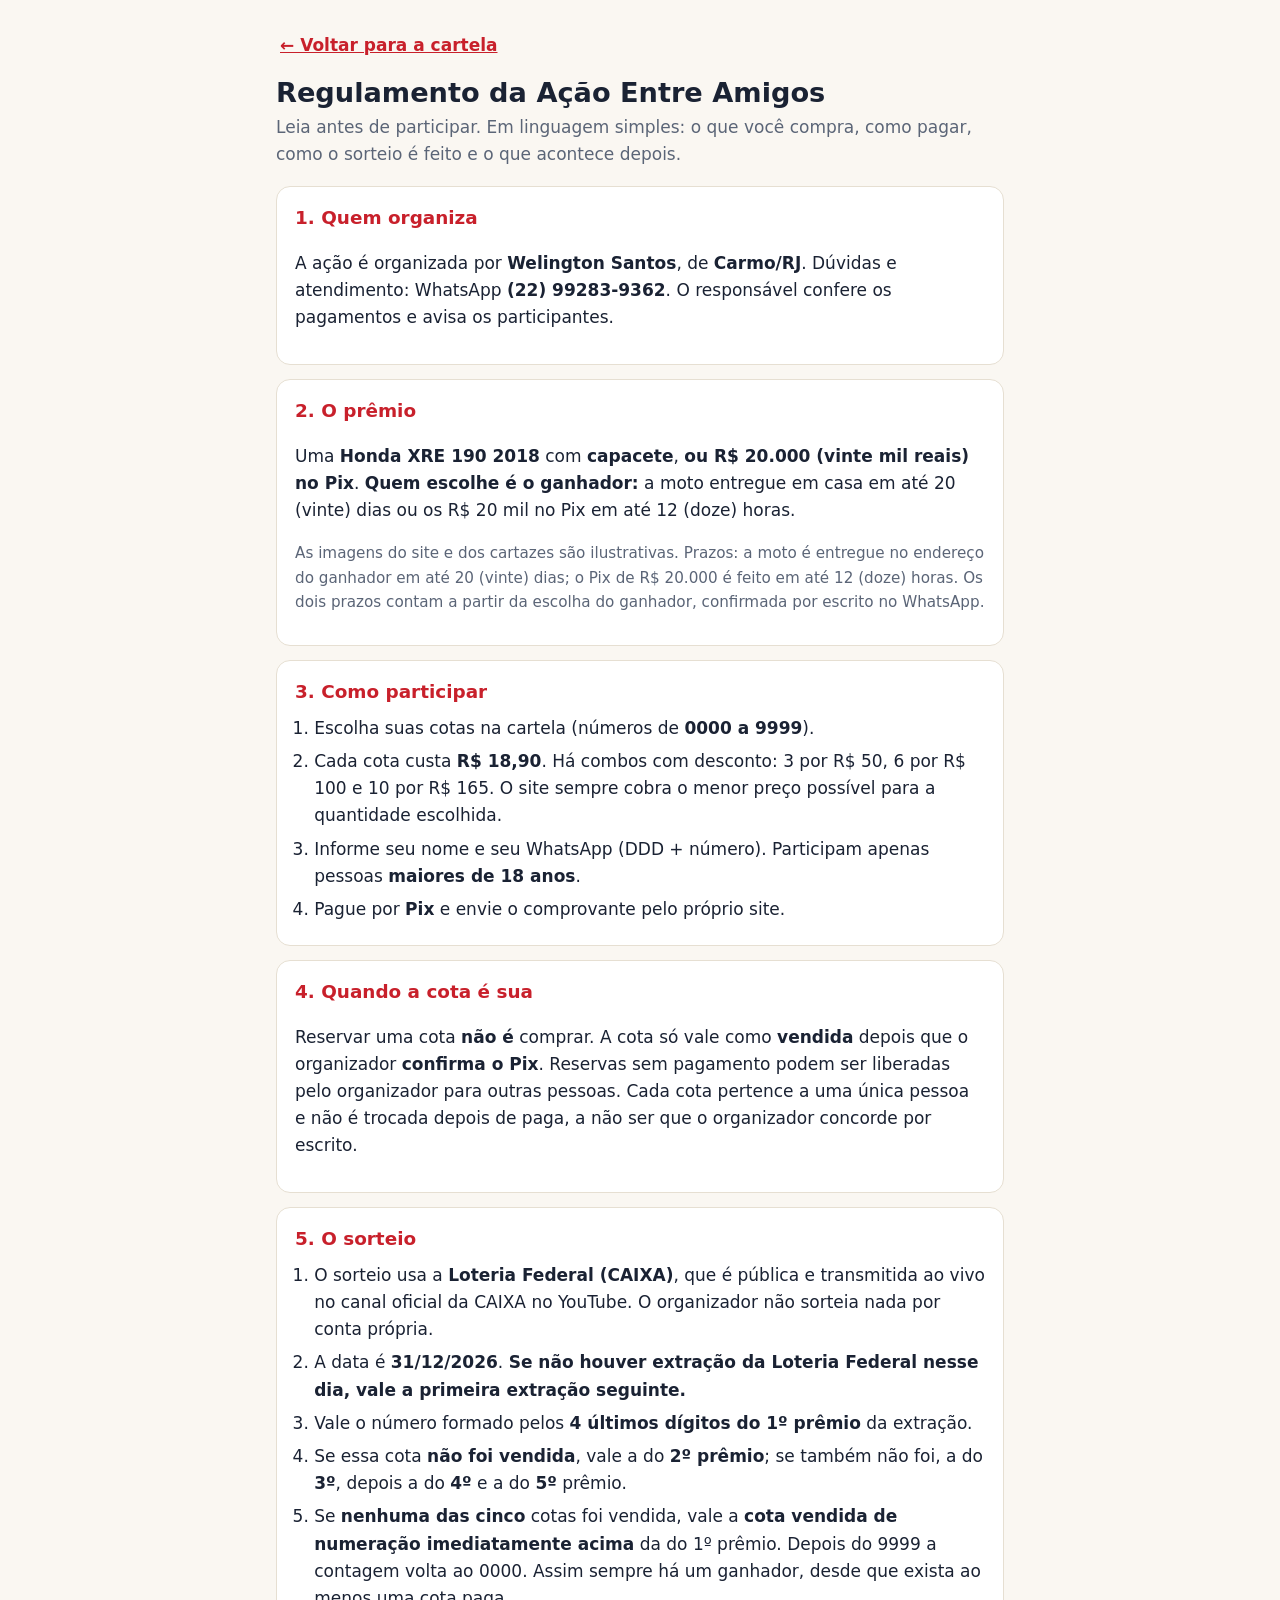
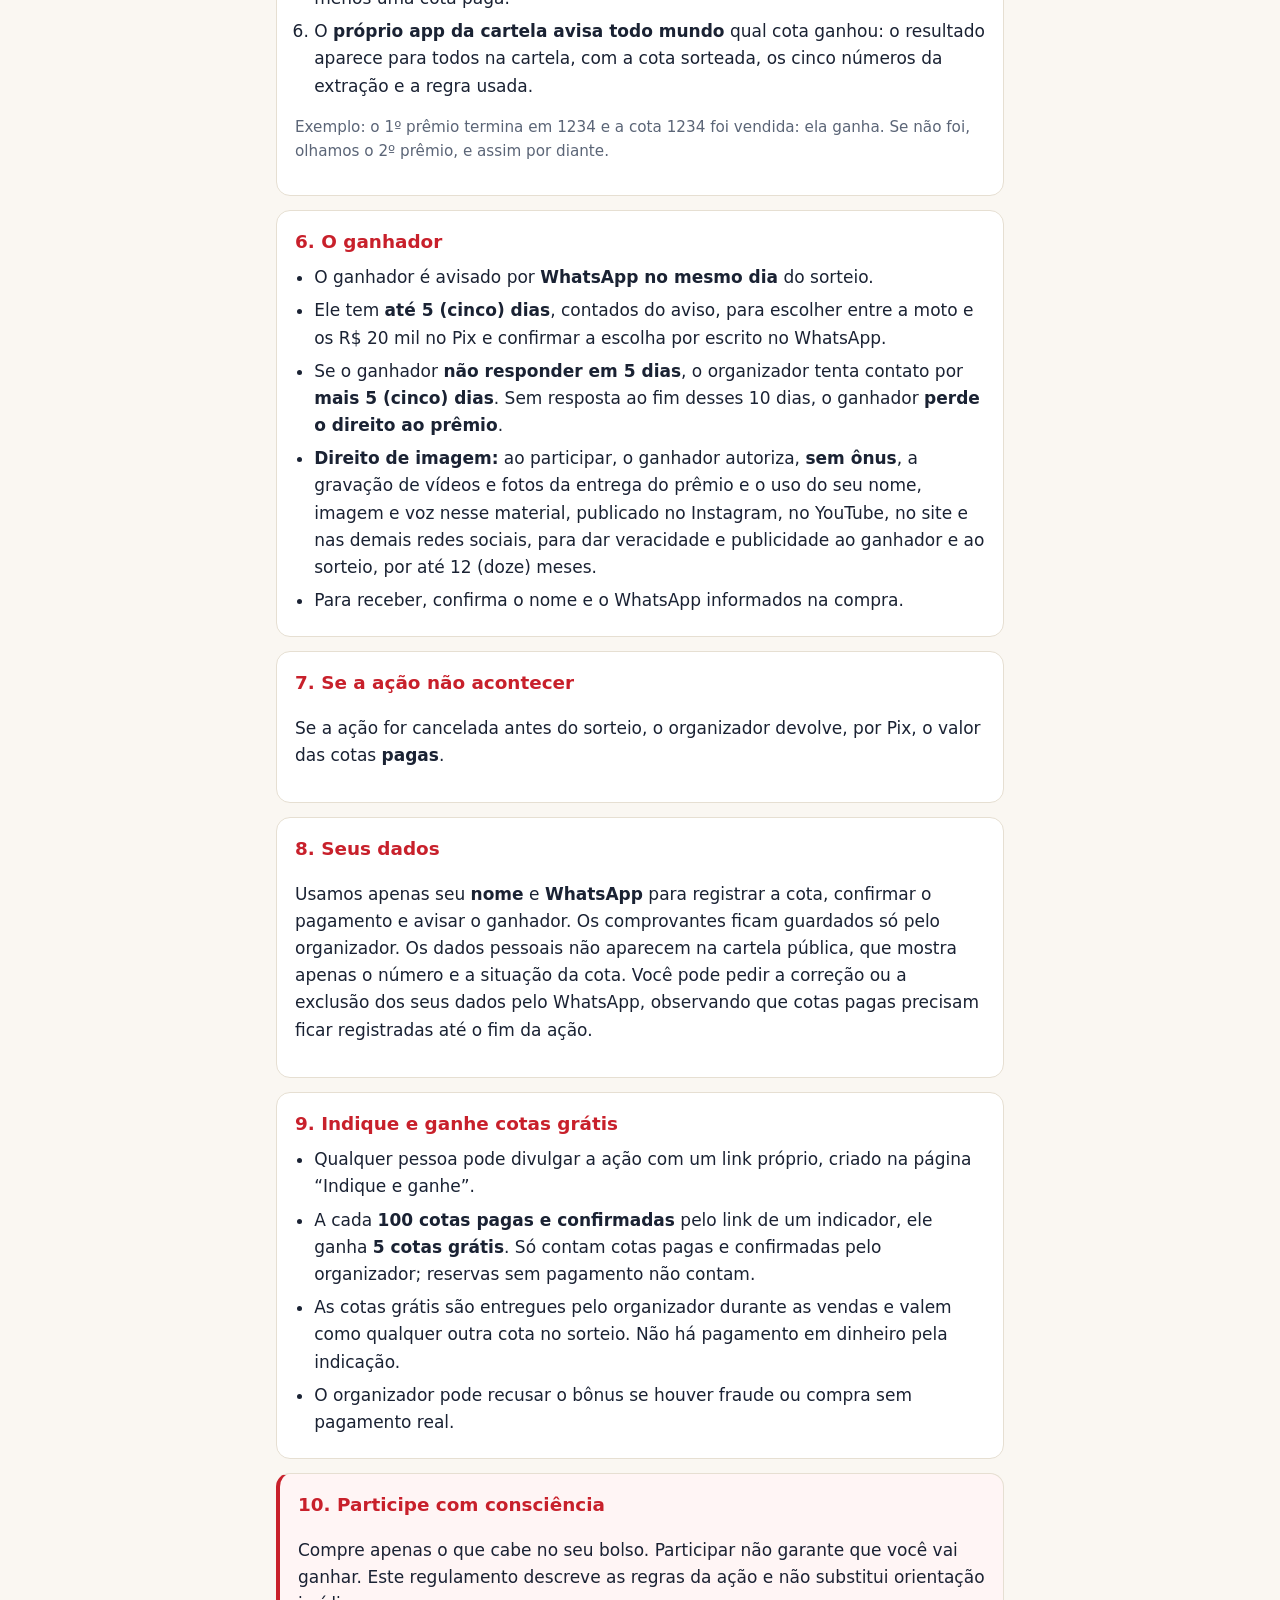
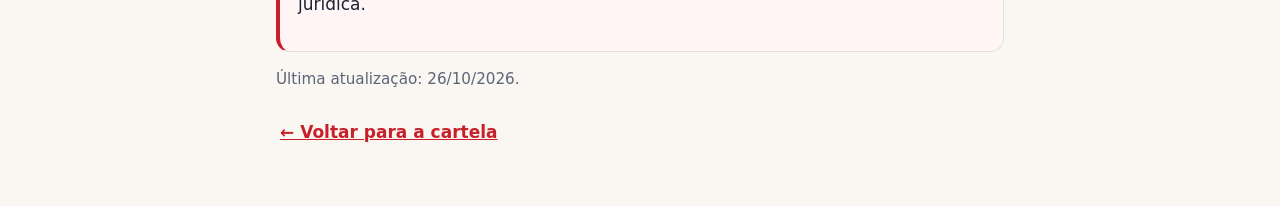
<file: regulamento.html>
<!doctype html>
<html lang="pt-BR">
<head>
  <meta charset="utf-8">
  <meta name="viewport" content="width=device-width, initial-scale=1">
  <title>Regulamento | Ação Entre Amigos</title>
  <meta name="description" content="Regras da Ação Entre Amigos: participação, pagamento, sorteio pela Loteria Federal, prêmio e dados pessoais.">
  <meta name="robots" content="noindex">
  <style>
    :root { --bg: #faf7f2; --card: #ffffff; --texto: #1a2233; --suave: #5b6577; --linha: #e6dfd2; --acento: #c8202b; }
    * { box-sizing: border-box; }
    body { margin: 0; background: var(--bg); color: var(--texto); font: 17px/1.6 system-ui, -apple-system, "Segoe UI", Roboto, sans-serif; }
    main { max-width: 760px; margin: 0 auto; padding: 20px 16px 48px; }
    a { color: var(--acento); font-weight: 700; }
    .voltar { display: inline-block; padding: 12px 4px; min-height: 44px; }
    h1 { font-size: 1.7rem; line-height: 1.2; margin: 6px 0 4px; }
    .sub { color: var(--suave); margin: 0 0 18px; }
    section { background: var(--card); border: 1px solid var(--linha); border-radius: 14px; padding: 16px 18px; margin: 14px 0; }
    h2 { font-size: 1.15rem; margin: 0 0 8px; color: var(--acento); }
    ol, ul { padding-left: 1.2rem; margin: 6px 0; }
    li { margin: 6px 0; }
    .aviso { border-left: 4px solid var(--acento); background: #fff5f5; }
    .nota { color: var(--suave); font-size: .95rem; }
    @media print { body { background: #fff; } section { break-inside: avoid; } .voltar { display: none; } }
  </style>
</head>
<body>
<main>
  <a class="voltar" href="./">← Voltar para a cartela</a>
  <h1>Regulamento da Ação Entre Amigos</h1>
  <p class="sub">Leia antes de participar. Em linguagem simples: o que você compra, como pagar, como o sorteio é feito e o que acontece depois.</p>

  <section>
    <h2>1. Quem organiza</h2>
    <p>A ação é organizada por <strong>Welington Santos</strong>, de <strong>Carmo/RJ</strong>. Dúvidas e atendimento: WhatsApp <strong>(22) 99283-9362</strong>. O responsável confere os pagamentos e avisa os participantes.</p>
  </section>

  <section>
    <h2>2. O prêmio</h2>
    <p>Uma <strong>Honda XRE 190 2018</strong> com <strong>capacete</strong>, <strong>ou R$ 20.000 (vinte mil reais) no Pix</strong>. <strong>Quem escolhe é o ganhador:</strong> a moto entregue em casa em até 20 (vinte) dias ou os R$ 20 mil no Pix em até 12 (doze) horas.</p>
    <p class="nota">As imagens do site e dos cartazes são ilustrativas. Prazos: a moto é entregue no endereço do ganhador em até 20 (vinte) dias; o Pix de R$ 20.000 é feito em até 12 (doze) horas. Os dois prazos contam a partir da escolha do ganhador, confirmada por escrito no WhatsApp.</p>
  </section>

  <section>
    <h2>3. Como participar</h2>
    <ol>
      <li>Escolha suas cotas na cartela (números de <strong>0000 a 9999</strong>).</li>
      <li>Cada cota custa <strong>R$ 18,90</strong>. Há combos com desconto: 3 por R$ 50, 6 por R$ 100 e 10 por R$ 165. O site sempre cobra o menor preço possível para a quantidade escolhida.</li>
      <li>Informe seu nome e seu WhatsApp (DDD + número). Participam apenas pessoas <strong>maiores de 18 anos</strong>.</li>
      <li>Pague por <strong>Pix</strong> e envie o comprovante pelo próprio site.</li>
    </ol>
  </section>

  <section>
    <h2>4. Quando a cota é sua</h2>
    <p>Reservar uma cota <strong>não é</strong> comprar. A cota só vale como <strong>vendida</strong> depois que o organizador <strong>confirma o Pix</strong>. Reservas sem pagamento podem ser liberadas pelo organizador para outras pessoas. Cada cota pertence a uma única pessoa e não é trocada depois de paga, a não ser que o organizador concorde por escrito.</p>
  </section>

  <section>
    <h2>5. O sorteio</h2>
    <ol>
      <li>O sorteio usa a <strong>Loteria Federal (CAIXA)</strong>, que é pública e transmitida ao vivo no canal oficial da CAIXA no YouTube. O organizador não sorteia nada por conta própria.</li>
      <li>A data é <strong>31/12/2026</strong>. <strong>Se não houver extração da Loteria Federal nesse dia, vale a primeira extração seguinte.</strong></li>
      <li>Vale o número formado pelos <strong>4 últimos dígitos do 1º prêmio</strong> da extração.</li>
      <li>Se essa cota <strong>não foi vendida</strong>, vale a do <strong>2º prêmio</strong>; se também não foi, a do <strong>3º</strong>, depois a do <strong>4º</strong> e a do <strong>5º</strong> prêmio.</li>
      <li>Se <strong>nenhuma das cinco</strong> cotas foi vendida, vale a <strong>cota vendida de numeração imediatamente acima</strong> da do 1º prêmio. Depois do 9999 a contagem volta ao 0000. Assim sempre há um ganhador, desde que exista ao menos uma cota paga.</li>
      <li>O <strong>próprio app da cartela avisa todo mundo</strong> qual cota ganhou: o resultado aparece para todos na cartela, com a cota sorteada, os cinco números da extração e a regra usada.</li>
    </ol>
    <p class="nota">Exemplo: o 1º prêmio termina em 1234 e a cota 1234 foi vendida: ela ganha. Se não foi, olhamos o 2º prêmio, e assim por diante.</p>
  </section>

  <section>
    <h2>6. O ganhador</h2>
    <ul>
      <li>O ganhador é avisado por <strong>WhatsApp no mesmo dia</strong> do sorteio.</li>
      <li>Ele tem <strong>até 5 (cinco) dias</strong>, contados do aviso, para escolher entre a moto e os R$ 20 mil no Pix e confirmar a escolha por escrito no WhatsApp.</li>
      <li>Se o ganhador <strong>não responder em 5 dias</strong>, o organizador tenta contato por <strong>mais 5 (cinco) dias</strong>. Sem resposta ao fim desses 10 dias, o ganhador <strong>perde o direito ao prêmio</strong>.</li>
      <li><strong>Direito de imagem:</strong> ao participar, o ganhador autoriza, <strong>sem ônus</strong>, a gravação de vídeos e fotos da entrega do prêmio e o uso do seu nome, imagem e voz nesse material, publicado no Instagram, no YouTube, no site e nas demais redes sociais, para dar veracidade e publicidade ao ganhador e ao sorteio, por até 12 (doze) meses.</li>
      <li>Para receber, confirma o nome e o WhatsApp informados na compra.</li>
    </ul>
  </section>

  <section>
    <h2>7. Se a ação não acontecer</h2>
    <p>Se a ação for cancelada antes do sorteio, o organizador devolve, por Pix, o valor das cotas <strong>pagas</strong>.</p>
  </section>

  <section>
    <h2>8. Seus dados</h2>
    <p>Usamos apenas seu <strong>nome</strong> e <strong>WhatsApp</strong> para registrar a cota, confirmar o pagamento e avisar o ganhador. Os comprovantes ficam guardados só pelo organizador. Os dados pessoais não aparecem na cartela pública, que mostra apenas o número e a situação da cota. Você pode pedir a correção ou a exclusão dos seus dados pelo WhatsApp, observando que cotas pagas precisam ficar registradas até o fim da ação.</p>
  </section>

  <section>
    <h2>9. Indique e ganhe cotas grátis</h2>
    <ul>
      <li>Qualquer pessoa pode divulgar a ação com um link próprio, criado na página “Indique e ganhe”.</li>
      <li>A cada <strong>100 cotas pagas e confirmadas</strong> pelo link de um indicador, ele ganha <strong>5 cotas grátis</strong>. Só contam cotas pagas e confirmadas pelo organizador; reservas sem pagamento não contam.</li>
      <li>As cotas grátis são entregues pelo organizador durante as vendas e valem como qualquer outra cota no sorteio. Não há pagamento em dinheiro pela indicação.</li>
      <li>O organizador pode recusar o bônus se houver fraude ou compra sem pagamento real.</li>
    </ul>
  </section>

  <section class="aviso">
    <h2>10. Participe com consciência</h2>
    <p>Compre apenas o que cabe no seu bolso. Participar não garante que você vai ganhar. Este regulamento descreve as regras da ação e não substitui orientação jurídica.</p>
  </section>

  <p class="nota">Última atualização: 26/10/2026.</p>
  <a class="voltar" href="./">← Voltar para a cartela</a>
</main>
</body>
</html>
</file>
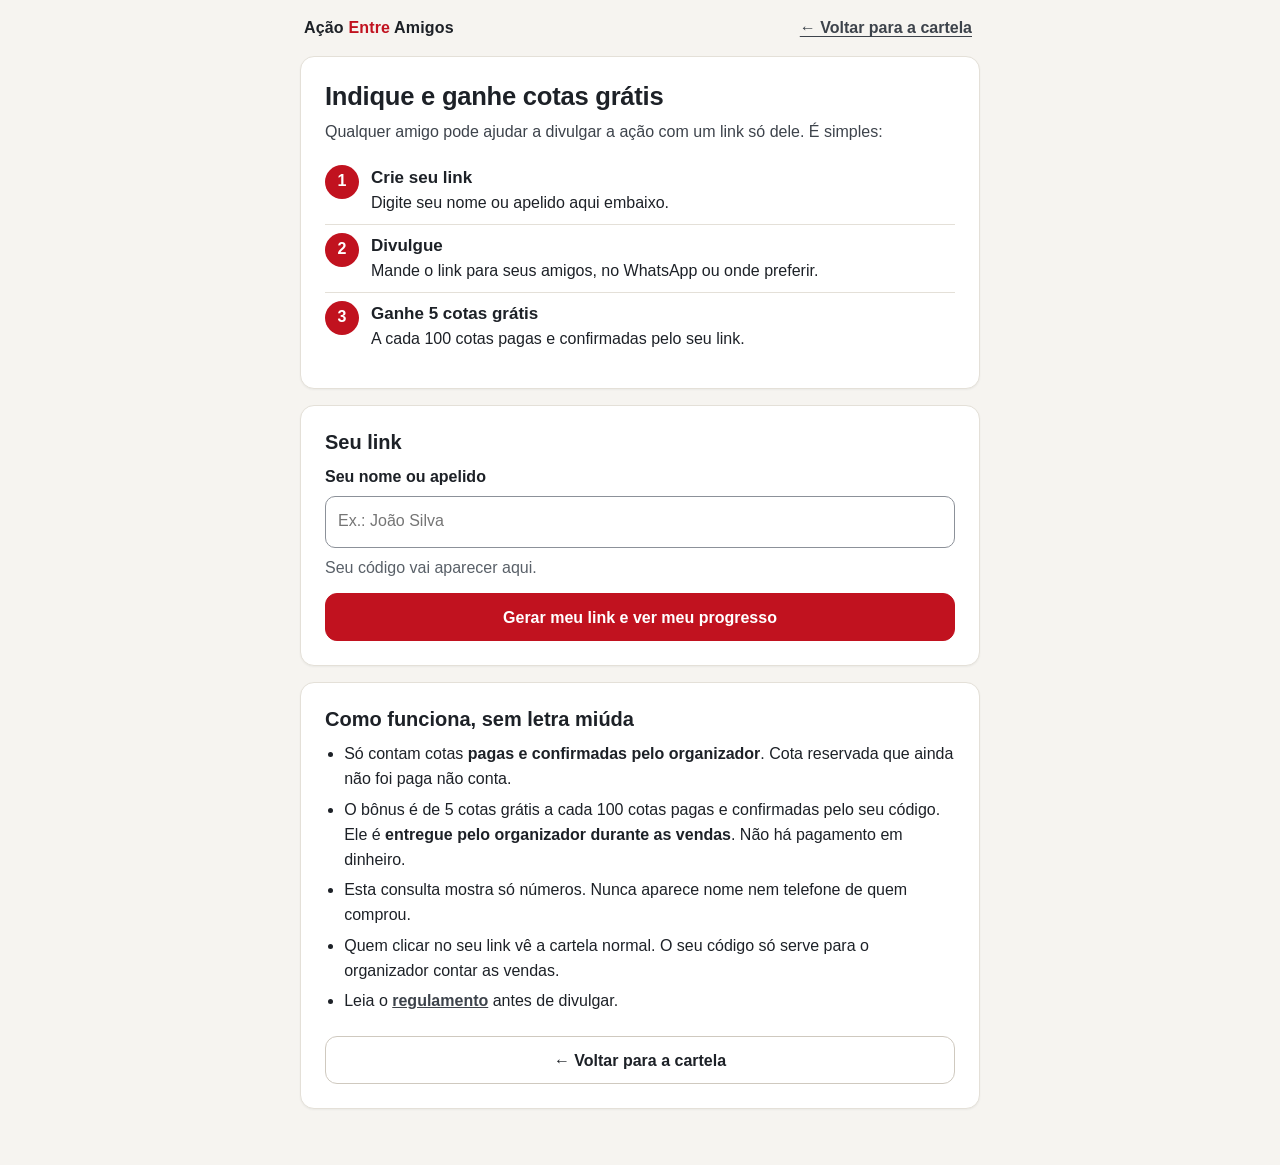
<file: vendedor.html>
<!doctype html>
<html lang="pt-BR">
<head>
  <meta charset="utf-8">
  <meta name="viewport" content="width=device-width, initial-scale=1.0, viewport-fit=cover">
  <meta name="color-scheme" content="light">
  <meta name="theme-color" content="#f6f4f0">
  <title>Indique e ganhe cotas grátis | Ação Entre Amigos</title>
  <meta name="description" content="Crie seu link, divulgue a Ação Entre Amigos e ganhe 5 cotas grátis a cada 100 cotas pagas e confirmadas pelo seu link.">
  <link rel="stylesheet" href="assets/style.css?v=qr1">
  <style>
    /* Página do vendedor: mesma identidade da cartela (fundo branco/off-white, grafite e um vermelho de acento).
       Todo texto tem 16px ou mais. Sem tema escuro. */
    .vend-shell { padding-bottom: 40px; }
    .vend-top { display: flex; align-items: center; justify-content: space-between; gap: 8px; min-height: 56px; padding: 6px 4px; }
    .vend-brand { font-weight: 800; font-size: 1rem; letter-spacing: 0.01em; color: var(--ink); }
    .vend-brand span { color: var(--red); }
    .vend-voltar { display: inline-flex; align-items: center; min-height: 44px; padding: 0 4px; font-size: 1rem; font-weight: 700; color: var(--ink-2); text-decoration: underline; text-underline-offset: 3px; }
    .vend-card h1 { font-size: 1.6rem; line-height: 1.2; font-weight: 800; letter-spacing: -0.01em; margin-bottom: 8px; }
    .vend-card h2 { font-size: 1.25rem; line-height: 1.25; font-weight: 800; margin-bottom: 10px; }
    .vend-card p, .vend-card li, .vend-card label, .vend-card dt, .vend-card dd { font-size: 1rem; line-height: 1.55; }
    .vend-lead { color: var(--ink-2); margin-bottom: 12px; }
    .vend-passos { list-style: none; counter-reset: passo; margin: 0 0 4px; padding: 0; }
    .vend-passos li { counter-increment: passo; position: relative; padding: 8px 0 8px 46px; min-height: 44px; border-top: 1px solid var(--line); }
    .vend-passos li:first-child { border-top: 0; }
    .vend-passos li::before { content: counter(passo); position: absolute; left: 0; top: 8px; width: 34px; height: 34px; border-radius: 50%; background: var(--red); color: #fff; font-weight: 800; font-size: 1rem; display: flex; align-items: center; justify-content: center; }
    .vend-passos strong { display: block; font-size: 1.0625rem; }
    .vend-field { display: block; margin-bottom: 8px; }
    .vend-field > span { display: block; font-weight: 700; margin-bottom: 6px; }
    .vend-input { width: 100%; min-height: 52px; padding: 10px 12px; border: 1.5px solid var(--edge); border-radius: var(--radius-sm); background: #fff; color: var(--ink); font-size: 1rem; }
    .vend-input[aria-invalid="true"] { border-color: var(--red); box-shadow: 0 0 0 1px var(--red); }
    .vend-dica { color: var(--muted); min-height: 1.6em; margin-bottom: 12px; overflow-wrap: anywhere; }
    .vend-erro { color: var(--red-2); font-weight: 700; margin-bottom: 12px; }
    .vend-acoes { display: grid; gap: 10px; margin-top: 12px; }
    @media (min-width: 560px) { .vend-acoes { grid-template-columns: 1fr 1fr; } }
    .vend-codigo { font-family: var(--mono); font-weight: 800; font-size: 1.25rem; overflow-wrap: anywhere; }
    .vend-aviso { padding: 12px 14px; border-radius: 12px; border: 1px solid var(--red-line); background: var(--red-soft); color: var(--ink); margin-top: 12px; }
    .vend-ok { padding: 12px 14px; border-radius: 12px; border: 1px solid var(--ok-line); background: var(--ok-soft); color: var(--ok-ink); font-weight: 700; margin-top: 12px; }
    .vend-barra { height: 20px; border-radius: 999px; background: var(--line); overflow: hidden; margin: 10px 0 8px; }
    .vend-barra > div { height: 100%; width: 0; background: var(--red); border-radius: 999px; }
    .vend-grade { display: grid; grid-template-columns: 1fr 1fr; gap: 10px; margin: 14px 0 0; padding: 0; }
    .vend-grade > div { padding: 12px; border: 1px solid var(--line); border-radius: 12px; background: var(--paper-2); min-width: 0; }
    .vend-grade dt { color: var(--muted); font-weight: 700; margin: 0; }
    .vend-grade dd { margin: 4px 0 0; font-size: 1.75rem; line-height: 1.1; font-weight: 800; font-variant-numeric: tabular-nums; }
    .vend-grade .vend-destaque dd { color: var(--red); }
    .vend-total { font-size: 1.125rem; font-weight: 800; }
    .vend-regras li { margin: 6px 0; }
    .vend-regras { padding-left: 1.2rem; margin: 6px 0 0; }
    .vend-card a:not(.button):not(.vend-voltar) { color: var(--ink-2); font-weight: 700; }
    @media (prefers-reduced-motion: no-preference) { .vend-barra > div { transition: width .4s ease; } }
  </style>
</head>
<body class="public-body">
  <div class="mobile-app-shell vend-shell">
    <div class="vend-top">
      <span class="vend-brand">Ação <span>Entre</span> Amigos</span>
      <a class="vend-voltar" id="voltarCartela" href="./">← Voltar para a cartela</a>
    </div>

    <main>
      <section class="soft-card vend-card" aria-labelledby="vendTitulo">
        <h1 id="vendTitulo">Indique e ganhe cotas grátis</h1>
        <p class="vend-lead">Qualquer amigo pode ajudar a divulgar a ação com um link só dele. É simples:</p>
        <ol class="vend-passos">
          <li><strong>Crie seu link</strong>Digite seu nome ou apelido aqui embaixo.</li>
          <li><strong>Divulgue</strong>Mande o link para seus amigos, no WhatsApp ou onde preferir.</li>
          <li><strong>Ganhe <span data-bonus-bloco>5</span> cotas grátis</strong>A cada <span data-cotas-bloco>100</span> cotas pagas e confirmadas pelo seu link.</li>
        </ol>
      </section>

      <section class="soft-card vend-card" aria-labelledby="vendCriar">
        <h2 id="vendCriar">Seu link</h2>
        <form id="vendForm" novalidate>
          <label class="vend-field" for="vendNome">
            <span>Seu nome ou apelido</span>
            <input class="vend-input" id="vendNome" name="nome" type="text" inputmode="text" autocomplete="off" autocapitalize="none" maxlength="60" placeholder="Ex.: João Silva" aria-describedby="vendDica vendErro">
          </label>
          <p class="vend-dica" id="vendDica" aria-live="polite">Seu código vai aparecer aqui.</p>
          <p class="vend-erro" id="vendErro" role="alert" hidden></p>
          <button class="button button-main button-full" id="vendGerar" type="submit">Gerar meu link e ver meu progresso</button>
        </form>

        <div id="linkCard" hidden>
          <p style="margin-top:18px">Seu código: <span class="vend-codigo" id="codigoTexto"></span></p>
          <label class="vend-field" for="linkCampo" style="margin-top:10px">
            <span>Seu link para divulgar</span>
            <input class="vend-input" id="linkCampo" type="text" readonly value="" aria-describedby="copiaAviso">
          </label>
          <div class="vend-acoes">
            <button class="button button-blue" id="copiarBtn" type="button">Copiar link</button>
            <a class="button button-whatsapp" id="whatsBtn" href="https://wa.me/" target="_blank" rel="noopener noreferrer">Compartilhar no WhatsApp</a>
          </div>
          <p class="vend-ok" id="copiaAviso" role="status" aria-live="polite" hidden></p>
        </div>
      </section>

      <section class="soft-card vend-card" id="progressoCard" aria-labelledby="vendProgresso" aria-live="polite" hidden>
        <h2 id="vendProgresso">Seu progresso</h2>
        <p id="consultando" hidden>Consultando seus números...</p>
        <div id="consultaErro" hidden>
          <p class="vend-aviso" id="consultaErroTexto">Não foi possível consultar agora. Seu link já funciona; tente de novo em instantes.</p>
          <button class="button button-full" id="tentarDeNovo" type="button" style="margin-top:12px">Tentar de novo</button>
        </div>
        <div id="consultaOk" hidden>
          <p class="vend-aviso" id="codigoUsado" hidden>Esse código já tem vendas: se não é você, escolha outro (ex.: joao-silva).</p>
          <p class="vend-total" style="margin-top:12px">Cotas pagas e confirmadas: <span id="cotasPagas">0</span></p>
          <div class="vend-barra" id="barra" role="progressbar" aria-label="Progresso até o próximo bloco" aria-valuemin="0" aria-valuemax="100" aria-valuenow="0"><div id="barraPreench"></div></div>
          <p id="barraTexto"><span id="noBloco">0</span> de <span id="blocoTotal">100</span> neste bloco</p>
          <p id="faltamTexto"></p>
          <p id="pendentesTexto" hidden></p>
          <dl class="vend-grade">
            <div><dt>Bônus ganho</dt><dd id="bonusGanho">0</dd></div>
            <div><dt>Já entregue</dt><dd id="bonusEntregue">0</dd></div>
            <div class="vend-destaque"><dt>A receber</dt><dd id="bonusReceber">0</dd></div>
          </dl>
        </div>
      </section>

      <section class="soft-card vend-card" aria-labelledby="vendRegras">
        <h2 id="vendRegras">Como funciona, sem letra miúda</h2>
        <ul class="vend-regras">
          <li>Só contam cotas <strong>pagas e confirmadas pelo organizador</strong>. Cota reservada que ainda não foi paga não conta.</li>
          <li>O bônus é de <span data-bonus-bloco>5</span> cotas grátis a cada <span data-cotas-bloco>100</span> cotas pagas e confirmadas pelo seu código. Ele é <strong>entregue pelo organizador durante as vendas</strong>. Não há pagamento em dinheiro.</li>
          <li>Esta consulta mostra só números. Nunca aparece nome nem telefone de quem comprou.</li>
          <li>Quem clicar no seu link vê a cartela normal. O seu código só serve para o organizador contar as vendas.</li>
          <li>Leia o <a href="regulamento.html">regulamento</a> antes de divulgar.</li>
        </ul>
        <a class="button button-full" href="./" style="margin-top:16px">← Voltar para a cartela</a>
      </section>
    </main>
  </div>

  <script src="assets/config.js"></script>
  <script>
    (function () {
      "use strict";

      var CFG = window.RIFA_CONFIG || {};
      var IND = CFG.INDICACAO || {};
      // Mesmos números do servidor (apps-script/codigo.gs); config.js é o lugar de mudar.
      var POR_BLOCO = Number(IND.cotasPorBloco) > 0 ? Number(IND.cotasPorBloco) : 100;
      var BONUS_BLOCO = Number(IND.bonusPorBloco) > 0 ? Number(IND.bonusPorBloco) : 5;
      var CHAVE = "acao_vendedor_codigo"; // último código deste aparelho (não é o mesmo de "acao_indicador", de quem comprou)
      var SITE_PUBLICO = "https://acaoentreamigos.pages.dev";
      var seq = 0; // descarta resposta atrasada de consulta antiga

      function el(id) { return document.getElementById(id); }

      // Igual ao servidor (apps-script/codigo.gs, sanitizeIndicador_): minúsculas, sem acento, espaço vira "-",
      // só a-z 0-9 _ -, no máximo 24 caracteres, vale com 2 ou mais. Se não servir, volta vazio.
      function sanitizeIndicador(value) {
        var text = String(value === undefined || value === null ? "" : value).toLowerCase().trim();
        if (text.normalize) text = text.normalize("NFD").replace(/[̀-ͯ]/g, "");
        text = text.replace(/\s+/g, "-").replace(/[^a-z0-9_-]/g, "").slice(0, 24);
        return text.length >= 2 ? text : "";
      }

      function lerSalvo() {
        try { return sanitizeIndicador(localStorage.getItem(CHAVE) || ""); } catch (err) { return ""; }
      }
      function guardar(codigo) {
        try { localStorage.setItem(CHAVE, codigo); } catch (err) { /* sem armazenamento: vale só nesta visita */ }
      }

      function origem() {
        var o = "";
        try { o = String((window.location && window.location.origin) || ""); } catch (err) { o = ""; }
        return /^https?:\/\//.test(o) ? o : SITE_PUBLICO; // aberto como arquivo: usa o endereço público
      }
      function linkDo(codigo) { return origem() + "/?v=" + codigo; }

      function num(v) { var n = Number(v); return isFinite(n) && n >= 0 ? Math.floor(n) : 0; }
      function mostrar(id, sim) { var e = el(id); if (e) e.hidden = !sim; }
      function texto(id, t) { var e = el(id); if (e) e.textContent = String(t); }

      function preencherNumerosDoPrograma() {
        var a = document.querySelectorAll ? document.querySelectorAll("[data-cotas-bloco]") : [];
        var b = document.querySelectorAll ? document.querySelectorAll("[data-bonus-bloco]") : [];
        Array.prototype.forEach.call(a, function (e) { e.textContent = String(POR_BLOCO); });
        Array.prototype.forEach.call(b, function (e) { e.textContent = String(BONUS_BLOCO); });
        texto("blocoTotal", POR_BLOCO);
      }

      // ---------- Link, copiar e WhatsApp ----------
      function mostrarLink(codigo) {
        var link = linkDo(codigo);
        texto("codigoTexto", codigo);
        el("linkCampo").value = link;
        var msg = "Oi! Dá uma olhada neste app da Ação Entre Amigos (rifa da Honda XRE 190 2018, sorteio pela Loteria Federal): " + link;
        el("whatsBtn").setAttribute("href", "https://wa.me/?text=" + encodeURIComponent(msg));
        mostrar("linkCard", true);
        mostrar("copiaAviso", false);
      }

      function avisoCopia(t) {
        texto("copiaAviso", t);
        mostrar("copiaAviso", true);
      }

      function copiar() {
        var campo = el("linkCampo");
        var link = campo.value;
        if (!link) return;
        function copiou() { avisoCopia("Link copiado. Agora é só colar na conversa."); }
        function planoB() {
          var feito = false;
          try {
            campo.focus();
            if (campo.select) campo.select();
            if (campo.setSelectionRange) campo.setSelectionRange(0, link.length);
            feito = !!(document.execCommand && document.execCommand("copy"));
          } catch (err) { feito = false; }
          if (feito) copiou();
          else avisoCopia("Não consegui copiar sozinho. Toque no link acima, segure e escolha Copiar.");
        }
        try {
          if (navigator.clipboard && navigator.clipboard.writeText) navigator.clipboard.writeText(link).then(copiou, planoB);
          else planoB();
        } catch (err) { planoB(); }
      }

      // ---------- Consulta do progresso (só contagens; sem senha) ----------
      function apiPronta() { return !!CFG.API_URL && String(CFG.API_URL).indexOf("COLE_AQUI") < 0; }

      async function consultar(codigo) {
        var url = CFG.API_URL + (String(CFG.API_URL).indexOf("?") >= 0 ? "&" : "?") + "action=vendedor&codigo=" + encodeURIComponent(codigo);
        var resp = await fetch(url, { method: "GET", redirect: "follow" });
        var bruto = await resp.text();
        var json;
        try { json = JSON.parse(bruto); } catch (err) { throw new Error("O servidor não respondeu como esperado."); }
        if (!json || !json.ok) throw new Error((json && typeof json.error === "string" && json.error) || "A consulta não foi aceita.");
        return json;
      }

      function desenhar(d, recemDigitado) {
        var bloco = num(d.cotas_por_bloco) || POR_BLOCO;
        var pagas = num(d.cotas_pagas);
        var pendentes = num(d.cotas_pendentes);
        var fechados = d.blocos_fechados === undefined ? Math.floor(pagas / bloco) : num(d.blocos_fechados);
        var resto = Math.max(0, pagas - fechados * bloco);
        var completo = pagas > 0 && resto === 0; // fechou um bloco agora: barra cheia até a próxima cota paga
        var noBloco = completo ? bloco : resto;
        var pct = Math.min(100, Math.round((noBloco / bloco) * 100));
        var faltam = num(d.faltam_para_proximo) || (bloco - resto);

        texto("cotasPagas", pagas);
        texto("noBloco", noBloco);
        texto("blocoTotal", bloco);
        var barra = el("barra");
        barra.setAttribute("aria-valuenow", String(pct));
        el("barraPreench").style.width = pct + "%";
        texto("faltamTexto", completo
          ? "Bloco completo! Para o próximo bloco de " + bloco + " faltam " + faltam + " cotas pagas."
          : "Faltam " + faltam + " " + (faltam === 1 ? "cota paga" : "cotas pagas") + " para o próximo bloco de " + bloco + ".");
        if (pendentes > 0) {
          texto("pendentesTexto", pendentes + (pendentes === 1 ? " cota reservada com o seu código está" : " cotas reservadas com o seu código estão") + " esperando o Pix. Só contam quando o organizador confirmar o pagamento.");
        }
        mostrar("pendentesTexto", pendentes > 0);
        texto("bonusGanho", num(d.bonus_ganho));
        texto("bonusEntregue", num(d.bonus_entregue));
        texto("bonusReceber", num(d.bonus_a_entregar));
        // Só avisa quando a pessoa acabou de digitar o código: pode ser o código de outra pessoa.
        mostrar("codigoUsado", !!recemDigitado && (pagas > 0 || pendentes > 0));
      }

      async function atualizar(codigo, recemDigitado) {
        var minha = ++seq;
        mostrar("progressoCard", true);
        mostrar("consultaOk", false);
        mostrar("consultaErro", false);
        mostrar("consultando", true);
        try {
          if (!apiPronta()) throw new Error("A consulta ainda não está ligada.");
          var dados = await consultar(codigo);
          if (minha !== seq) return;
          desenhar(dados, recemDigitado);
          mostrar("consultando", false);
          mostrar("consultaOk", true);
        } catch (err) {
          if (minha !== seq) return;
          mostrar("consultando", false);
          texto("consultaErroTexto", "Não foi possível consultar seus números agora. Seu link já funciona; tente de novo em instantes.");
          mostrar("consultaErro", true);
        }
      }

      // ---------- Formulário ----------
      var ultimoCodigo = "";

      function atualizarDica() {
        var c = sanitizeIndicador(el("vendNome").value);
        var dica = el("vendDica");
        if (c) {
          dica.textContent = "Seu código será: " + c;
        } else {
          dica.textContent = el("vendNome").value.trim() ? "Use pelo menos 2 letras ou números." : "Seu código vai aparecer aqui.";
        }
        el("vendNome").removeAttribute("aria-invalid");
        mostrar("vendErro", false);
      }

      function gerar(valor, recemDigitado) {
        var codigo = sanitizeIndicador(valor);
        if (!codigo) {
          el("vendNome").setAttribute("aria-invalid", "true");
          texto("vendErro", "Digite pelo menos 2 letras ou números para criar o seu código.");
          mostrar("vendErro", true);
          if (el("vendNome").focus) el("vendNome").focus();
          return;
        }
        ultimoCodigo = codigo;
        guardar(codigo);
        mostrarLink(codigo);
        atualizar(codigo, recemDigitado);
      }

      function iniciar() {
        preencherNumerosDoPrograma();
        el("vendNome").addEventListener("input", atualizarDica);
        el("vendForm").addEventListener("submit", function (ev) {
          if (ev && ev.preventDefault) ev.preventDefault();
          gerar(el("vendNome").value, true);
        });
        el("copiarBtn").addEventListener("click", copiar);
        el("tentarDeNovo").addEventListener("click", function () { if (ultimoCodigo) atualizar(ultimoCodigo, false); });
        var salvo = lerSalvo();
        if (salvo) {
          el("vendNome").value = salvo;
          atualizarDica();
          gerar(salvo, false);
        }
      }
      iniciar();
    })();
  </script>
</body>
</html>
</file>
<file: assets/style.css>
/* ========================================================
   CARTELA PUBLICA — RIFA HONDA XRE 190 2018
   Tema claro: fundo off-white, grafite e UM vermelho de acento.
   Mobile primeiro (320 a 1280 px), sem rolagem horizontal.
   Contraste (WCAG AA): grafite/branco 16:1, vermelho/branco 6,2:1,
   cinza de apoio/branco 6,4:1, borda das cotas livres 3,2:1.
   ======================================================== */
:root {
  color-scheme: light;
  --shell: 480px;
  --paper: #f6f4f0;
  --paper-2: #faf9f6;
  --card: #ffffff;
  --line: #e4e0d8;
  --line-2: #cfc9bf;
  --edge: #8c9199;
  --ink: #1d2127;
  --ink-2: #3d434b;
  --muted: #596068;
  --red: #c1121f;
  --red-2: #9b0f19;
  --red-soft: #fdecec;
  --red-line: #f3c4c7;
  --ok-ink: #1b5e34;
  --ok-soft: #edf7f0;
  --ok-line: #bfe0ca;
  --wa: #166534;
  --radius: 14px;
  --radius-sm: 10px;
  --bar-h: 76px;
  --mono: ui-monospace, SFMono-Regular, Menlo, Consolas, "Liberation Mono", monospace;
}
@media (min-width: 768px) {
  :root { --shell: 720px; --bar-h: 84px; }
}
*, *::before, *::after { box-sizing: border-box; }
html {
  -webkit-text-size-adjust: 100%;
  text-size-adjust: 100%;
  scroll-behavior: smooth;
  scroll-padding-top: 12px;
}
body.public-body {
  margin: 0;
  background: var(--paper);
  color: var(--ink);
  font-family: -apple-system, BlinkMacSystemFont, "Segoe UI", Roboto, "Helvetica Neue", Arial, sans-serif;
  font-size: 1rem;
  line-height: 1.5;
  -webkit-font-smoothing: antialiased;
  -moz-osx-font-smoothing: grayscale;
}
body.modal-open { overflow: hidden; }
img { max-width: 100%; height: auto; }
button, input, select, textarea { font: inherit; color: inherit; touch-action: manipulation; }
h1, h2, h3, p { margin: 0; }
.sr-only {
  position: absolute;
  width: 1px;
  height: 1px;
  margin: -1px;
  padding: 0;
  overflow: hidden;
  clip: rect(0, 0, 0, 0);
  white-space: nowrap;
  border: 0;
}
[hidden] { display: none !important; }

/* Foco visivel em tudo que e interativo */
a:focus-visible,
button:focus-visible,
input:focus-visible,
select:focus-visible,
textarea:focus-visible,
.file-label:focus-within {
  outline: 3px solid var(--ink);
  outline-offset: 2px;
}

/* ---------- Estrutura ---------- */
.mobile-app-shell {
  width: 100%;
  max-width: var(--shell);
  margin: 0 auto;
  padding: 0 12px calc(var(--bar-h) + 28px + env(safe-area-inset-bottom));
}
.soft-card {
  background: var(--card);
  border: 1px solid var(--line);
  border-radius: var(--radius);
  padding: 16px;
  margin: 0 0 12px;
  box-shadow: 0 1px 2px rgba(29, 33, 39, 0.05);
}
@media (min-width: 768px) {
  .mobile-app-shell { padding-left: 20px; padding-right: 20px; }
  .soft-card { padding: 24px; margin-bottom: 16px; }
}
.card-title-row {
  display: flex;
  align-items: flex-start;
  gap: 12px;
  margin-bottom: 14px;
}
.card-title-row > * { min-width: 0; }
.card-title-row h2 { font-size: 1.25rem; line-height: 1.25; font-weight: 800; letter-spacing: -0.005em; }
.card-title-row p { font-size: 0.9375rem; color: var(--muted); margin-top: 2px; }
.card-title-row.title-with-action { flex-wrap: wrap; justify-content: space-between; }
.title-left { display: flex; align-items: flex-start; gap: 12px; flex: 1 1 220px; min-width: 0; }
.main-text { font-size: 1rem; color: var(--ink-2); line-height: 1.6; margin-bottom: 10px; }
.support-text { font-size: 0.9375rem; color: var(--muted); line-height: 1.55; margin-bottom: 14px; }

/* ---------- Topo ---------- */
.topbar {
  display: flex;
  align-items: center;
  justify-content: space-between;
  gap: 8px;
  min-height: 56px;
  padding: 6px 4px;
}
.brand { font-weight: 800; font-size: 0.9375rem; letter-spacing: 0.01em; color: var(--ink); }
.brand span { color: var(--red); }
.sound-toggle-btn {
  min-height: 44px;
  min-width: 44px;
  padding: 0 14px;
  border-radius: 999px;
  border: 1px solid var(--line-2);
  background: var(--card);
  color: var(--ink);
  font-size: 0.875rem;
  font-weight: 700;
  cursor: pointer;
}

.topbar-actions { display: flex; align-items: center; gap: 8px; flex: 0 0 auto; }
.meus-btn {
  min-height: 44px;
  min-width: 44px;
  padding: 0 14px;
  border-radius: 999px;
  border: 1.5px solid var(--ink);
  background: var(--card);
  color: var(--ink);
  font-size: 0.875rem;
  font-weight: 800;
  cursor: pointer;
}
.meus-btn:hover { background: var(--paper); }

/* ---------- Hero: premio, preco, data ---------- */
.hero-card { padding-top: 18px; }
.eyebrow {
  font-size: 0.8125rem;
  font-weight: 800;
  letter-spacing: 0.07em;
  text-transform: uppercase;
  color: var(--red);
}
.hero-card h1 {
  font-size: clamp(1.6rem, 7vw, 2.2rem);
  line-height: 1.12;
  font-weight: 800;
  letter-spacing: -0.015em;
  margin: 4px 0 6px;
  text-wrap: balance;
}
.prize-or { font-size: 1.125rem; line-height: 1.35; font-weight: 700; color: var(--ink-2); }
.prize-or strong { color: var(--red); font-weight: 800; }
.prize-grid {
  display: grid;
  grid-template-columns: minmax(0, 1.34fr) minmax(0, 1fr);
  gap: 10px;
  margin: 16px 0 6px;
}
.prize-item {
  margin: 0;
  min-width: 0;
  display: flex;
  flex-direction: column;
  background: var(--paper-2);
  border: 1px solid var(--line);
  border-radius: 12px;
  overflow: hidden;
}
.prize-item img { width: 100%; height: auto; display: block; background: #fff; }
.prize-item figcaption { padding: 8px 10px 10px; }
.prize-item strong { display: block; font-size: 0.9375rem; line-height: 1.25; color: var(--ink); }
.prize-item span { display: block; font-size: 0.8125rem; color: var(--muted); margin-top: 1px; }
.img-note { font-size: 0.8125rem; color: var(--muted); margin: 0 0 12px; }
.price-row { display: grid; grid-template-columns: 1fr 1fr; gap: 10px; }
.stat {
  min-width: 0;
  padding: 10px 12px;
  border: 1px solid var(--line);
  border-radius: 12px;
  background: var(--paper-2);
}
.stat > span {
  display: block;
  font-size: 0.75rem;
  font-weight: 700;
  letter-spacing: 0.05em;
  text-transform: uppercase;
  color: var(--muted);
}
.stat strong { display: block; font-size: 1.05rem; line-height: 1.25; font-weight: 800; overflow-wrap: anywhere; }
.stat-price strong { font-size: 1.9rem; line-height: 1.1; color: var(--red); font-variant-numeric: tabular-nums; }
.stat-price small { font-size: 0.8125rem; color: var(--muted); font-weight: 600; }
.fine-print { font-size: 0.8125rem; line-height: 1.45; color: var(--muted); margin-top: 12px; }
.pix-line { font-size: 0.8125rem; color: var(--muted); margin-top: 8px; overflow-wrap: anywhere; word-break: break-all; }
.pix-line strong { color: var(--ink-2); font-weight: 700; }
.hero-cta { margin-top: 14px; width: 100%; min-height: 56px; font-size: 1.0625rem; }

/* ---------- Botoes ---------- */
.button {
  display: inline-flex;
  align-items: center;
  justify-content: center;
  gap: 8px;
  min-height: 48px;
  padding: 12px 18px;
  border-radius: 12px;
  border: 1.5px solid var(--line-2);
  background: var(--card);
  color: var(--ink);
  font-size: 1rem;
  font-weight: 700;
  line-height: 1.2;
  text-align: center;
  text-decoration: none;
  cursor: pointer;
}
.button:hover { background: var(--paper); }
.button-main { background: var(--red); border-color: var(--red); color: #fff; }
.button-main:hover { background: var(--red-2); border-color: var(--red-2); }
.button-blue { background: var(--ink); border-color: var(--ink); color: #fff; }
.button-blue:hover { background: var(--ink-2); border-color: var(--ink-2); }
.button-whatsapp { background: #fff; border-color: var(--wa); color: var(--wa); }
.button-whatsapp:hover { background: var(--ok-soft); }
.button-full { width: 100%; }
.button:disabled,
.small-button:disabled { opacity: 0.55; cursor: not-allowed; }
.button[aria-busy="true"] { cursor: progress; }
.small-button {
  min-height: 44px;
  min-width: 44px;
  padding: 0 14px;
  border-radius: var(--radius-sm);
  border: 1.5px solid var(--line-2);
  background: var(--card);
  color: var(--ink);
  font-size: 0.9375rem;
  font-weight: 700;
  cursor: pointer;
}
.small-button:hover:not(:disabled) { background: var(--paper); border-color: var(--edge); }
.link-btn {
  display: inline-flex;
  align-items: center;
  justify-content: center;
  min-height: 44px;
  padding: 0 8px;
  border: 0;
  background: none;
  color: var(--ink-2);
  font-size: 0.9375rem;
  font-weight: 700;
  text-decoration: underline;
  text-underline-offset: 3px;
  cursor: pointer;
}

/* ---------- Combos ---------- */
.combos-card .card-title-row { margin-bottom: 12px; }
.combo-grid { display: grid; grid-template-columns: repeat(2, minmax(0, 1fr)); gap: 10px; }
.combo {
  display: flex;
  flex-direction: column;
  align-items: flex-start;
  gap: 2px;
  min-height: 84px;
  padding: 12px;
  border-radius: 12px;
  border: 1.5px solid var(--line-2);
  background: var(--card);
  color: var(--ink);
  text-align: left;
  cursor: pointer;
}
.combo:hover { border-color: var(--ink); }
.combo:active { background: var(--paper); }
.combo-qty { font-size: 1rem; font-weight: 800; line-height: 1.2; }
.combo-price { font-size: 1.25rem; font-weight: 800; line-height: 1.2; font-variant-numeric: tabular-nums; }
.combo-note { font-size: 0.8125rem; line-height: 1.3; color: var(--muted); font-weight: 600; }
.combo.is-deal { border-color: var(--red-line); background: var(--red-soft); }
.combo.is-deal .combo-note { color: var(--red-2); font-weight: 800; }
.combo.is-deal:hover { border-color: var(--red); }
.combo-hint { font-size: 0.875rem; color: var(--muted); margin-top: 10px; }

/* ---------- Como funciona ---------- */
.steps-card h2 { font-size: 1.125rem; font-weight: 800; margin-bottom: 12px; }
.steps { list-style: none; margin: 0; padding: 0; display: grid; grid-template-columns: repeat(2, minmax(0, 1fr)); gap: 10px; }
.steps li {
  display: flex;
  align-items: flex-start;
  gap: 10px;
  padding: 10px;
  border: 1px solid var(--line);
  border-radius: 12px;
  background: var(--paper-2);
  min-width: 0;
}
.step-badge-num {
  flex: 0 0 auto;
  width: 28px;
  height: 28px;
  display: grid;
  place-items: center;
  border-radius: 50%;
  background: var(--ink);
  color: #fff;
  font-size: 0.875rem;
  font-weight: 800;
}
.step-text-title { display: block; font-size: 0.9375rem; font-weight: 800; line-height: 1.25; }
.step-text-desc { display: block; font-size: 0.8125rem; line-height: 1.4; color: var(--muted); margin-top: 2px; }
@media (min-width: 768px) {
  .steps { grid-template-columns: repeat(4, minmax(0, 1fr)); }
}

/* ---------- Reserva pendente ---------- */
.pending-card {
  display: flex;
  flex-wrap: wrap;
  align-items: center;
  gap: 10px 14px;
  padding: 14px 16px;
  border-color: var(--red-line);
  background: var(--red-soft);
}
.pending-card > div { flex: 1 1 200px; min-width: 0; }
.pending-card strong { display: block; color: var(--red-2); font-size: 1rem; }
.pending-card span { display: block; font-size: 0.9375rem; color: var(--ink-2); overflow-wrap: anywhere; }

/* ---------- Cartela ---------- */
.numbers-card { scroll-margin-top: 8px; }
.panel-controls { display: grid; gap: 10px; margin: 0 0 12px; }
.panel-nav-row { display: grid; grid-template-columns: 1fr 1fr; gap: 8px; align-items: center; }
.panel-select { grid-column: 1 / -1; order: -1; }
@media (min-width: 560px) {
  .panel-nav-row { grid-template-columns: auto minmax(0, 1fr) auto; }
  .panel-select { grid-column: auto; order: 0; }
}
.panel-select,
.search-number-input,
.mobile-form input,
.mobile-form textarea {
  width: 100%;
  min-height: 48px;
  padding: 10px 12px;
  border: 1.5px solid var(--edge);
  border-radius: var(--radius-sm);
  background: #fff;
  color: var(--ink);
  font-size: 16px;
}
.panel-select { font-weight: 700; padding-right: 8px; }
.search-number-input { font-family: var(--mono); font-weight: 700; letter-spacing: 0.08em; }
.search-number-input::placeholder { font-family: inherit; font-weight: 400; letter-spacing: 0; color: var(--muted); opacity: 1; }
.panel-search-row { display: grid; grid-template-columns: minmax(0, 1fr) auto; gap: 8px; }
.search-number-btn { min-height: 48px; padding: 0 16px; white-space: nowrap; }
.panel-meta-row { font-size: 0.875rem; font-weight: 600; color: var(--muted); text-align: center; min-height: 1.4em; }
.legend-mobile {
  display: grid;
  grid-template-columns: repeat(2, minmax(0, 1fr));
  gap: 8px 12px;
  align-items: center;
  padding: 10px 12px;
  margin-bottom: 12px;
  border: 1px solid var(--line);
  border-radius: 12px;
  background: var(--paper-2);
  font-size: 0.875rem;
  font-weight: 600;
  color: var(--ink-2);
}
.legend-mobile > span { display: inline-flex; align-items: center; gap: 8px; }
@media (min-width: 480px) { .legend-mobile { display: flex; flex-wrap: wrap; gap: 8px 18px; } }
.sw {
  display: inline-block;
  width: 22px;
  height: 22px;
  border-radius: 6px;
  border: 1.5px solid var(--edge);
  background: #fff;
  position: relative;
  flex: 0 0 auto;
}
.sw.selected { background: var(--red); border-color: var(--red); }
.sw.selected::after { content: "\2713"; position: absolute; inset: 0; display: grid; place-items: center; color: #fff; font-size: 0.8rem; font-weight: 800; font-style: normal; }
.sw.reserved { border-style: dashed; border-color: #6f6a60; background: #ebe8e2 repeating-linear-gradient(135deg, transparent 0 4px, rgba(29, 33, 39, 0.13) 4px 5px); }
.sw.paid { background: #2a2f36; border-color: #2a2f36; }
.grid-tools { display: flex; align-items: center; justify-content: space-between; gap: 8px; margin-bottom: 10px; }
.grid-tools .panel-meta-row { text-align: left; flex: 1; min-width: 0; }

.numbers-grid {
  display: grid;
  grid-template-columns: repeat(4, minmax(0, 1fr));
  gap: 6px;
  margin: 0 0 12px;
}
@media (min-width: 360px) { .numbers-grid { grid-template-columns: repeat(5, minmax(0, 1fr)); } }
@media (min-width: 768px) { .numbers-grid { grid-template-columns: repeat(10, minmax(0, 1fr)); gap: 8px; } }
.number-button {
  position: relative;
  display: flex;
  flex-direction: column;
  align-items: center;
  justify-content: center;
  gap: 2px;
  width: 100%;
  min-width: 0;
  min-height: 52px;
  padding: 4px 2px;
  border: 1.5px solid var(--edge);
  border-radius: var(--radius-sm);
  background: #fff;
  color: var(--ink);
  font-family: var(--mono);
  font-variant-numeric: tabular-nums;
  cursor: pointer;
  overflow: hidden;
  user-select: none;
  -webkit-tap-highlight-color: transparent;
}
.cota-num { display: block; font-size: 1rem; font-weight: 800; line-height: 1.1; letter-spacing: 0.02em; }
.cota-badge {
  display: block;
  max-width: 100%;
  overflow: hidden;
  text-overflow: ellipsis;
  white-space: nowrap;
  font-family: -apple-system, BlinkMacSystemFont, "Segoe UI", Roboto, Arial, sans-serif;
  font-size: 0.6875rem;
  font-weight: 700;
  line-height: 1.15;
}
.number-button:hover:not(:disabled):not(.selected) { border-color: var(--ink); background: var(--paper); }
.number-button.selected {
  background: var(--red);
  border-color: var(--red-2);
  color: #fff;
  box-shadow: 0 2px 6px rgba(193, 18, 31, 0.3);
}
.number-button.selected .cota-badge::before { content: "\2713\00a0"; font-weight: 800; }
.number-button.reserved {
  border-style: dashed;
  border-color: #6f6a60;
  background: #ebe8e2 repeating-linear-gradient(135deg, transparent 0 5px, rgba(29, 33, 39, 0.1) 5px 6px);
  color: #4a5057;
  cursor: not-allowed;
}
.number-button.paid { background: #2a2f36; border-color: #2a2f36; color: #fff; cursor: not-allowed; }
.number-button.paid .cota-badge { color: #e3e6ea; }
.number-button.my-cota { box-shadow: inset 0 0 0 2px var(--ink); }
.number-button.search-highlight { outline: 3px solid var(--ink); outline-offset: 1px; z-index: 1; }
.number-button.selected .cota-badge { color: #fff; }
.number-skeleton {
  min-height: 52px;
  border-radius: var(--radius-sm);
  background: #ebe8e2;
}
.grid-pager { display: grid; grid-template-columns: 1fr 1fr; gap: 8px; }
.grid-pager .small-button { min-height: 48px; }
.grid-empty-note { font-size: 0.9375rem; font-weight: 600; color: var(--red-2); text-align: center; margin: 0 0 10px; }

/* ---------- Resumo do pedido + formulario ---------- */
.order-summary {
  padding: 12px 14px;
  margin-bottom: 16px;
  border: 1px solid var(--line);
  border-radius: 12px;
  background: var(--paper-2);
}
.order-summary h3 { font-size: 0.8125rem; font-weight: 800; letter-spacing: 0.06em; text-transform: uppercase; color: var(--muted); margin-bottom: 6px; }
.order-summary dl { margin: 0; }
.order-summary dl > div { display: flex; justify-content: space-between; align-items: baseline; gap: 12px; padding: 6px 0; border-bottom: 1px solid var(--line); }
.order-summary dt { font-size: 0.9375rem; color: var(--muted); flex: 0 0 auto; }
.order-summary dd { margin: 0; min-width: 0; text-align: right; font-weight: 700; overflow-wrap: anywhere; font-variant-numeric: tabular-nums; }
.order-summary .total { border-bottom: 0; padding-bottom: 0; }
.order-summary .total dt { color: var(--ink); font-weight: 800; }
#selectedTotalText { white-space: nowrap; font-size: 1.5rem; line-height: 1.2; font-weight: 800; color: var(--red); }
#selectedSavingsText { color: var(--red-2); }
.mobile-form .field { display: block; margin-bottom: 14px; }
.field-label { display: block; font-size: 0.9375rem; font-weight: 700; color: var(--ink); margin-bottom: 6px; }
.field-hint { display: block; font-size: 0.8125rem; color: var(--muted); margin-top: 4px; }
.mobile-form textarea { resize: vertical; min-height: 72px; }
.mobile-form input[aria-invalid="true"] { border-color: var(--red); box-shadow: 0 0 0 1px var(--red); }
.reserve-btn { min-height: 56px; font-size: 1.0625rem; }
.form-note { font-size: 0.8125rem; color: var(--muted); text-align: center; margin-top: 10px; }

/* ---------- Detalhes do sorteio / Pix ---------- */
.mini-info-grid {
  display: grid;
  grid-template-columns: 1fr 1fr;
  gap: 12px;
  padding: 12px 14px;
  margin-bottom: 12px;
  border: 1px solid var(--line);
  border-radius: 12px;
  background: var(--paper-2);
}
.mini-info-grid > div { min-width: 0; }
.mini-info-grid span { display: block; font-size: 0.75rem; font-weight: 700; letter-spacing: 0.05em; text-transform: uppercase; color: var(--muted); }
.mini-info-grid strong { display: block; font-size: 0.9375rem; line-height: 1.35; overflow-wrap: anywhere; }
.pix-box {
  display: flex;
  flex-direction: column;
  gap: 10px;
  padding: 14px;
  border: 1px solid var(--line);
  border-radius: 12px;
  background: var(--paper-2);
}
.pix-box h3 { font-size: 1.0625rem; font-weight: 800; }
.pix-key-line { min-width: 0; }
.pix-box span { display: block; font-size: 0.75rem; font-weight: 700; letter-spacing: 0.05em; text-transform: uppercase; color: var(--muted); }
.pix-box strong { display: block; font-family: var(--mono); font-size: 0.8125rem; font-weight: 700; line-height: 1.45; overflow-wrap: anywhere; word-break: break-all; }
.pix-box .qr-area { margin-bottom: 0; }
.pix-help { font-size: 0.9375rem; color: var(--ink-2); }
.pix-help-soft { font-size: 0.875rem; color: var(--muted); }
.pix-actions { display: grid; grid-template-columns: 1fr; gap: 8px; }
@media (min-width: 560px) { .pix-actions { grid-template-columns: 1fr 1fr; } }
.share-btn { margin-top: 12px; }
.live-card { border-left: 4px solid var(--red); }
.live-card .main-text { font-size: 0.9375rem; }
.chip-row { display: flex; flex-wrap: wrap; gap: 8px; margin: 0 0 12px; }
.chip {
  display: inline-flex;
  align-items: center;
  padding: 4px 10px;
  border: 1px solid var(--line-2);
  border-radius: 999px;
  background: var(--paper-2);
  font-size: 0.8125rem;
  font-weight: 700;
  color: var(--ink-2);
}
.live-box { padding: 14px; border: 1px dashed var(--line-2); border-radius: 12px; background: var(--paper-2); text-align: center; }
.live-box iframe { display: block; width: 100%; aspect-ratio: 16 / 9; border: 0; border-radius: 12px; background: #111; }
.live-note { font-size: 0.875rem; line-height: 1.45; color: var(--ink-2); margin-top: 8px; }
.live-note + .link-btn { margin-top: 4px; }
.help-row { text-align: center; margin: 4px 0 12px; }
.footer-card { text-align: center; color: var(--muted); font-size: 0.9375rem; line-height: 1.6; }
.footer-card a { display: inline-flex; align-items: center; min-height: 44px; font-weight: 700; color: var(--ink-2); }
.footer-card blockquote { margin: 10px 0 0; padding-top: 10px; border-top: 1px solid var(--line); font-style: italic; font-size: 0.875rem; color: var(--ink-2); }

/* ---------- Barra de resumo (sempre visivel) ---------- */
.bottom-summary {
  position: fixed;
  left: 50%;
  bottom: 0;
  transform: translateX(-50%);
  z-index: 90;
  width: 100%;
  max-width: var(--shell);
  min-height: var(--bar-h);
  display: flex;
  align-items: center;
  gap: 12px;
  padding: 10px 14px calc(10px + env(safe-area-inset-bottom));
  background: rgba(255, 255, 255, 0.98);
  border-top: 1px solid var(--line-2);
  box-shadow: 0 -6px 22px rgba(29, 33, 39, 0.1);
}
.bs-info { flex: 1 1 auto; min-width: 0; }
.bs-count { display: block; font-size: 0.8125rem; font-weight: 700; color: var(--muted); line-height: 1.25; overflow-wrap: anywhere; }
.bs-total { white-space: nowrap; display: block; font-size: 1.375rem; font-weight: 800; line-height: 1.2; color: var(--ink); font-variant-numeric: tabular-nums; }
.bottom-summary.has-selection .bs-total { color: var(--red); }
.bs-save {
  display: inline-block;
  margin-top: 2px;
  padding: 0 8px;
  border-radius: 999px;
  background: var(--red-soft);
  color: var(--red-2);
  font-size: 0.75rem;
  font-weight: 800;
  line-height: 1.5;
}
.bs-btn { flex: 0 0 auto; min-height: 52px; padding: 0 20px; font-size: 1rem; }

/* ---------- Avisos (toast) e mensagens ---------- */
.toast {
  position: fixed;
  left: 50%;
  bottom: calc(var(--bar-h) + 12px + env(safe-area-inset-bottom));
  z-index: 200;
  width: calc(100% - 24px);
  max-width: 460px;
  display: flex;
  align-items: flex-start;
  gap: 8px;
  padding: 10px 6px 10px 14px;
  border-radius: 12px;
  background: var(--ink);
  color: #fff;
  font-size: 0.9375rem;
  font-weight: 600;
  line-height: 1.4;
  box-shadow: 0 8px 24px rgba(29, 33, 39, 0.28);
  transform: translateX(-50%);
  visibility: hidden;
  opacity: 0;
}
.toast.is-visible { visibility: visible; opacity: 1; }
body.modal-open .toast { bottom: auto; top: calc(12px + env(safe-area-inset-top)); }
.toast.success { background: var(--ok-ink); }
.toast.error { background: var(--red-2); }
.toast-text { flex: 1; min-width: 0; padding-top: 10px; overflow-wrap: anywhere; }
.toast-close {
  flex: 0 0 auto;
  width: 44px;
  height: 44px;
  margin-top: -4px;
  border: 0;
  border-radius: 10px;
  background: transparent;
  color: #fff;
  font-size: 1.5rem;
  line-height: 1;
  cursor: pointer;
}
.toast .toast-close:focus-visible { outline-color: #fff; }
.message-box { padding: 10px 14px; border-radius: 12px; font-size: 0.9375rem; font-weight: 600; margin-top: 10px; border: 1px solid var(--line-2); background: var(--paper-2); color: var(--ink); }
.message-box.success { background: var(--ok-soft); color: var(--ok-ink); border-color: var(--ok-line); }
.message-box.error { background: var(--red-soft); color: var(--red-2); border-color: var(--red-line); }

/* ---------- Janela do Pix ---------- */
.modal { position: fixed; inset: 0; z-index: 100; display: flex; align-items: center; justify-content: center; padding: 12px; }
.modal[aria-hidden="true"] { display: none; }
.modal-backdrop { position: absolute; inset: 0; background: rgba(29, 33, 39, 0.6); }
.modal-card {
  position: relative;
  width: 100%;
  max-width: 460px;
  max-height: calc(100vh - 24px);
  max-height: calc(100dvh - 24px);
  overflow-y: auto;
  overscroll-behavior: contain;
  padding: 20px 16px 16px;
  background: #fff;
  border: 1px solid var(--line);
  border-radius: 18px;
  box-shadow: 0 24px 48px rgba(29, 33, 39, 0.25);
}
.modal-card:focus { outline: none; }
.modal-close {
  position: absolute;
  top: 8px;
  right: 8px;
  z-index: 2;
  width: 44px;
  height: 44px;
  display: grid;
  place-items: center;
  border: 1px solid var(--line-2);
  border-radius: 50%;
  background: #fff;
  color: var(--ink);
  font-size: 1.5rem;
  line-height: 1;
  cursor: pointer;
}
.flow-steps { list-style: none; display: flex; gap: 6px; margin: 0 48px 12px 0; padding: 0; }
.flow-steps li {
  flex: 1 1 0;
  min-width: 0;
  padding-top: 6px;
  border-top: 4px solid var(--line-2);
  font-size: 0.75rem;
  font-weight: 700;
  line-height: 1.25;
  color: var(--muted);
}
.flow-steps li.done { border-top-color: var(--ink); color: var(--ink); }
.flow-steps li.current { border-top-color: var(--red); color: var(--red-2); }
.modal-card h2 { font-size: 1.35rem; line-height: 1.2; font-weight: 800; }
.modal-card h2:focus { outline: none; }
.modal-subtitle { font-size: 0.9375rem; color: var(--muted); margin: 4px 0 14px; }
.pay-amount {
  margin: 0 0 12px;
  padding: 12px 14px;
  border: 1.5px solid var(--red-line);
  border-radius: 12px;
  background: var(--red-soft);
  font-size: 1.0625rem;
  font-weight: 700;
  color: var(--ink);
}
.pay-amount strong { display: block; margin-top: 2px; font-size: 2rem; line-height: 1.1; font-weight: 800; color: var(--red-2); font-variant-numeric: tabular-nums; }
@media (min-width: 380px) { .pay-amount strong { display: inline; margin: 0 0 0 6px; font-size: 1.75rem; } }
.payment-summary {
  display: grid;
  grid-template-columns: 1fr;
  gap: 10px;
  padding: 12px;
  margin-bottom: 14px;
  border: 1px solid var(--line);
  border-radius: 12px;
  background: var(--paper-2);
}
.payment-summary > div { min-width: 0; }
.payment-summary span { display: block; font-size: 0.75rem; font-weight: 700; letter-spacing: 0.05em; text-transform: uppercase; color: var(--muted); }
.payment-summary strong { display: block; font-size: 1rem; overflow-wrap: anywhere; word-break: break-all; font-variant-numeric: tabular-nums; }
#modalTotal { word-break: normal; }
#modalPixKey { font-family: var(--mono); font-size: 0.8125rem; line-height: 1.45; }
.pay-copy { min-height: 60px; font-size: 1.125rem; }
.pay-help { margin: 10px 0 12px; font-size: 0.9375rem; color: var(--ink-2); }
.modal-step { margin-bottom: 14px; }
.modal-step h3 { display: flex; align-items: center; gap: 8px; font-size: 1.0625rem; font-weight: 800; margin-bottom: 10px; }
.modal-step h3 .step-badge-num { width: 26px; height: 26px; font-size: 0.8125rem; }
.qr-area { padding: 12px; margin-bottom: 12px; border: 1px solid var(--line); border-radius: 12px; background: #fff; text-align: center; }
.qr-area img { display: block; width: 180px; max-width: 100%; height: auto; margin: 0 auto 8px; border-radius: 8px; }
.qr-canvas { display: block; max-width: 100%; height: auto; margin: 0 auto; background: #fff; image-rendering: pixelated; }
.qr-fallback { padding: 10px 12px; border: 1px solid var(--red-line); border-radius: 10px; background: var(--red-soft); color: var(--red-2); font-weight: 700; }
.qr-area p { font-size: 0.875rem; color: var(--muted); }
.copy-paste-label { display: block; font-size: 0.9375rem; font-weight: 700; margin-bottom: 10px; }
.copy-paste-label textarea {
  display: block;
  width: 100%;
  margin-top: 6px;
  padding: 10px 12px;
  border: 1.5px solid var(--edge);
  border-radius: var(--radius-sm);
  background: var(--paper-2);
  font-family: var(--mono);
  font-size: 16px;
  resize: none;
}
.modal-actions-grid { display: grid; grid-template-columns: 1fr; gap: 8px; }
.modal-actions-grid .button-main { min-height: 56px; font-size: 1.0625rem; }

/* ---------- Meus numeros ---------- */
.meus-list { display: grid; gap: 12px; margin-bottom: 12px; }
.meus-item { padding: 12px 14px; border: 1px solid var(--line); border-left: 4px solid var(--edge); border-radius: 12px; background: var(--paper-2); }
.meus-item.is-paid { border-left-color: var(--ok-ink); background: var(--ok-soft); }
.meus-item.is-wait { border-left-color: var(--red); }
.meus-item h3 { font-size: 1.0625rem; font-weight: 800; }
.meus-when { margin-top: 2px; font-size: 0.8125rem; color: var(--muted); overflow-wrap: anywhere; }
.meus-nums { list-style: none; display: flex; flex-wrap: wrap; gap: 6px; margin: 10px 0; padding: 0; }
.meus-nums li { display: flex; flex-direction: column; align-items: center; min-width: 64px; padding: 4px 8px; border: 1.5px solid var(--line-2); border-radius: 10px; background: #fff; line-height: 1.25; }
.meus-nums b { font-size: 1rem; font-variant-numeric: tabular-nums; letter-spacing: 0.04em; }
.meus-nums span { font-size: 0.75rem; font-weight: 700; color: var(--muted); }
.meus-nums li.n-pago { border-color: var(--ok-ink); }
.meus-nums li.n-pago span { color: var(--ok-ink); }
.meus-nums li.n-reservado { border-color: var(--red); }
.meus-nums li.n-reservado span { color: var(--red-2); }
.meus-state { font-size: 0.9375rem; font-weight: 800; color: var(--ink); }
.meus-item.is-paid .meus-state { color: var(--ok-ink); }
.meus-item.is-wait .meus-state { color: var(--red-2); }
.meus-hint { font-size: 0.875rem; color: var(--muted); }
.meus-actions { display: grid; grid-template-columns: 1fr; gap: 8px; margin-top: 10px; }
.meus-empty { display: grid; gap: 12px; margin-bottom: 12px; padding: 14px; border: 1px solid var(--line); border-radius: 12px; background: var(--paper-2); font-weight: 600; }
.modal-foot .small-button { margin-bottom: 4px; }
.proof-upload-card { padding: 14px; margin-bottom: 8px; border: 1px solid var(--line); border-radius: 12px; background: var(--paper-2); }
.proof-upload-card h3 { margin-bottom: 4px; }
.proof-upload-card > p { font-size: 0.875rem; color: var(--muted); margin-bottom: 10px; }
.file-label {
  display: block;
  position: relative;
  margin: 0 0 10px;
  padding: 14px;
  min-height: 56px;
  border: 2px dashed var(--edge);
  border-radius: 12px;
  background: #fff;
  color: var(--ink-2);
  font-size: 0.9375rem;
  font-weight: 700;
  text-align: center;
  cursor: pointer;
  overflow-wrap: anywhere;
}
.file-label:hover { border-color: var(--ink); }
.file-label input[type="file"] { position: absolute; width: 1px; height: 1px; opacity: 0; overflow: hidden; }
.tiny-warning { font-size: 0.8125rem; color: var(--muted); text-align: center; margin: 8px 0 0; }
.proof-alt { margin-top: 10px; }
.modal-foot { text-align: center; }
@media (max-width: 379px) {
  .mini-info-grid { grid-template-columns: 1fr; }
  .stat-price strong { font-size: 1.6rem; white-space: nowrap; }
  .bs-btn { padding: 0 14px; }
  .steps { grid-template-columns: 1fr; }
}
@media (max-width: 339px) {
  .stat-price strong { font-size: 1.4rem; }
  .mobile-app-shell { padding-left: 8px; padding-right: 8px; }
  .soft-card { padding: 14px 12px; }
  .panel-search-row { grid-template-columns: 1fr; }
  .payment-summary { grid-template-columns: 1fr; }
  .combo { min-height: 72px; }
}

/* ---------- Movimento: so para quem aceita ---------- */
@media (prefers-reduced-motion: no-preference) {
  .button, .small-button, .combo, .number-button, .toast, .sound-toggle-btn { transition: background-color 0.15s ease, border-color 0.15s ease, opacity 0.2s ease, box-shadow 0.15s ease; }
  .number-skeleton { animation: shimmer 1.2s ease-in-out infinite alternate; }
  @keyframes shimmer { from { opacity: 0.55; } to { opacity: 1; } }
}
@media (prefers-reduced-motion: reduce) {
  html { scroll-behavior: auto; }
  *, *::before, *::after {
    animation-duration: 0.01ms !important;
    animation-iteration-count: 1 !important;
    transition-duration: 0.01ms !important;
    scroll-behavior: auto !important;
  }
}

/* ==========================================================================
   PAINEL ADMINISTRATIVO PRIVADO (DEC-020 / Delib #74)
   ========================================================================== */

.admin-body {
  background-color: #0b1120;
  color: #f1f5f9;
  font-family: -apple-system, BlinkMacSystemFont, "Segoe UI", Roboto, "Helvetica Neue", Arial, sans-serif;
  min-height: 100vh;
  padding: 0;
  margin: 0;
}

.admin-container {
  max-width: 1200px;
  margin: 0 auto;
  padding: 1.5rem 1rem;
}

.admin-header {
  display: flex;
  flex-wrap: wrap;
  align-items: center;
  justify-content: space-between;
  gap: 1rem;
  padding-bottom: 1.5rem;
  border-bottom: 1px solid #1e293b;
  margin-bottom: 1.5rem;
}

.admin-title-area h1 {
  font-size: 1.5rem;
  font-weight: 700;
  color: #f8fafc;
  margin: 0 0 0.25rem 0;
}

.admin-title-area p {
  font-size: 0.875rem;
  color: #94a3b8;
  margin: 0;
}

.admin-header-actions {
  display: flex;
  align-items: center;
  gap: 0.75rem;
}

.admin-btn {
  display: inline-flex;
  align-items: center;
  justify-content: center;
  gap: 0.5rem;
  min-height: 48px;
  padding: 0.625rem 1.25rem;
  font-size: 0.9375rem;
  font-weight: 600;
  border-radius: 0.5rem;
  border: 1px solid transparent;
  cursor: pointer;
  text-decoration: none;
  transition: all 0.15s ease-in-out;
}

.admin-btn:focus-visible {
  outline: 3px solid #38bdf8;
  outline-offset: 2px;
}

.admin-btn-secondary {
  background-color: #1e293b;
  color: #f1f5f9;
  border-color: #334155;
}

.admin-btn-secondary:hover {
  background-color: #334155;
}

.admin-btn-primary {
  background-color: #dc2626;
  color: #ffffff;
}

.admin-btn-primary:hover {
  background-color: #b91c1c;
}

.admin-btn-success {
  background-color: #16a34a;
  color: #ffffff;
}

.admin-btn-success:hover {
  background-color: #15803d;
}

.admin-btn-outline-danger {
  background-color: transparent;
  color: #f87171;
  border-color: #7f1d1d;
}

.admin-btn-outline-danger:hover {
  background-color: #7f1d1d;
  color: #ffffff;
}

.admin-banner-test {
  display: flex;
  align-items: center;
  gap: 1rem;
  padding: 1rem 1.25rem;
  background-color: rgba(30, 41, 59, 0.7);
  border: 1px solid #38bdf8;
  border-radius: 0.75rem;
  margin-bottom: 1.5rem;
}

.admin-banner-test.active {
  border-color: #f59e0b;
  background-color: rgba(245, 158, 11, 0.1);
}

.admin-badge-indicator {
  display: inline-flex;
  align-items: center;
  gap: 0.375rem;
  padding: 0.375rem 0.75rem;
  font-size: 0.8125rem;
  font-weight: 700;
  text-transform: uppercase;
  border-radius: 9999px;
  background-color: #f59e0b;
  color: #0f172a;
  white-space: nowrap;
}

.admin-badge-protected {
  background-color: #10b981;
  color: #ffffff;
}

.admin-card {
  background-color: #1e293b;
  border: 1px solid #334155;
  border-radius: 0.75rem;
  padding: 1.25rem;
  margin-bottom: 1.5rem;
}

.admin-card-header {
  display: flex;
  align-items: center;
  justify-content: space-between;
  margin-bottom: 1rem;
}

.admin-card-header h2 {
  font-size: 1.125rem;
  font-weight: 600;
  color: #f8fafc;
  margin: 0;
}

.admin-metrics-grid {
  display: grid;
  grid-template-columns: repeat(auto-fit, minmax(180px, 1fr));
  gap: 1rem;
  margin-bottom: 1.5rem;
}

.admin-metric-card {
  background-color: #1e293b;
  border: 1px solid #334155;
  border-radius: 0.75rem;
  padding: 1rem;
  display: flex;
  flex-direction: column;
  gap: 0.25rem;
}

.admin-metric-label {
  font-size: 0.8125rem;
  font-weight: 500;
  color: #94a3b8;
}

.admin-metric-value {
  font-size: 1.75rem;
  font-weight: 700;
  color: #f8fafc;
}

.admin-metric-value.text-green { color: #4ade80; }
.admin-metric-value.text-amber { color: #fbbf24; }
.admin-metric-value.text-blue { color: #38bdf8; }

.admin-token-row {
  display: flex;
  flex-wrap: wrap;
  align-items: center;
  gap: 0.75rem;
}

.admin-input-group {
  position: relative;
  flex: 1;
  min-width: 260px;
}

.admin-input {
  width: 100%;
  min-height: 48px;
  box-sizing: border-box;
  padding: 0.625rem 1rem;
  padding-right: 3rem;
  font-size: 0.9375rem;
  color: #f1f5f9;
  background-color: #0f172a;
  border: 1px solid #475569;
  border-radius: 0.5rem;
}

.admin-input:focus {
  outline: none;
  border-color: #38bdf8;
  box-shadow: 0 0 0 2px rgba(56, 189, 248, 0.2);
}

.admin-input-toggle {
  position: absolute;
  right: 0.5rem;
  top: 50%;
  transform: translateY(-50%);
  background: none;
  border: none;
  color: #94a3b8;
  cursor: pointer;
  min-height: 40px;
  min-width: 40px;
  display: flex;
  align-items: center;
  justify-content: center;
}

.admin-table-container {
  overflow-x: auto;
  border-radius: 0.5rem;
  border: 1px solid #334155;
}

.admin-table {
  width: 100%;
  border-collapse: collapse;
  text-align: left;
  font-size: 0.875rem;
}

.admin-table th {
  background-color: #0f172a;
  color: #94a3b8;
  font-weight: 600;
  padding: 0.75rem 1rem;
  border-bottom: 1px solid #334155;
  white-space: nowrap;
}

.admin-table td {
  padding: 0.875rem 1rem;
  border-bottom: 1px solid #1e293b;
  vertical-align: middle;
}

.admin-table tr:hover td {
  background-color: rgba(51, 65, 85, 0.3);
}

.admin-badge-status {
  display: inline-block;
  padding: 0.25rem 0.5rem;
  font-size: 0.75rem;
  font-weight: 700;
  border-radius: 0.375rem;
  text-transform: uppercase;
}

.admin-badge-status.pago { background-color: rgba(22, 163, 74, 0.2); color: #4ade80; border: 1px solid #16a34a; }
.admin-badge-status.reservado { background-color: rgba(245, 158, 11, 0.2); color: #fbbf24; border: 1px solid #d97706; }
.admin-badge-status.livre { background-color: rgba(148, 163, 184, 0.1); color: #94a3b8; border: 1px solid #475569; }

.admin-actions-cell {
  display: flex;
  gap: 0.5rem;
  align-items: center;
}

.admin-action-btn {
  min-height: 38px;
  padding: 0.375rem 0.75rem;
  font-size: 0.8125rem;
  font-weight: 600;
  border-radius: 0.375rem;
  border: 1px solid transparent;
  cursor: pointer;
  display: inline-flex;
  align-items: center;
  gap: 0.25rem;
}

/* Modal de Comprovante */
.admin-modal-backdrop {
  position: fixed;
  inset: 0;
  background-color: rgba(0, 0, 0, 0.8);
  display: flex;
  align-items: center;
  justify-content: center;
  padding: 1rem;
  z-index: 9999;
  backdrop-filter: blur(4px);
}

.admin-modal-content {
  background-color: #1e293b;
  border: 1px solid #334155;
  border-radius: 0.75rem;
  max-width: 600px;
  width: 100%;
  max-height: 90vh;
  overflow-y: auto;
  padding: 1.5rem;
}

.admin-modal-img {
  width: 100%;
  height: auto;
  max-height: 60vh;
  object-fit: contain;
  background-color: #0f172a;
  border-radius: 0.5rem;
  border: 1px solid #334155;
  margin: 1rem 0;
}

/* ---------- Resultado do sorteio ---------- */
.result-card { border-color: var(--red-line); border-top: 4px solid var(--red); }
.result-demo {
  display: inline-block;
  margin: 0 0 12px;
  padding: 6px 12px;
  border-radius: 999px;
  background: var(--ink);
  color: #fff;
  font-size: 0.875rem;
  font-weight: 800;
  line-height: 1.3;
}
.result-card .card-title-row strong { color: var(--ink); }
.result-cota {
  margin: 0 0 10px;
  padding: 14px 12px;
  border: 1px solid var(--red-line);
  border-radius: var(--radius-sm);
  background: var(--red-soft);
  color: var(--red);
  text-align: center;
  font-size: clamp(2.25rem, 13vw, 3.5rem);
  font-weight: 800;
  line-height: 1.1;
  letter-spacing: 0.01em;
  font-variant-numeric: tabular-nums;
  overflow-wrap: anywhere;
}
.result-cota.is-empty { color: var(--ink); background: var(--paper-2); border-color: var(--line-2); font-size: 1.5rem; }
.result-rule { margin: 0 0 16px; text-align: center; font-size: 1rem; font-weight: 700; color: var(--ink-2); line-height: 1.5; }
.result-sub { margin: 0 0 8px; font-size: 0.8125rem; font-weight: 800; letter-spacing: 0.05em; text-transform: uppercase; color: var(--muted); }
.result-prizes { list-style: none; margin: 0 0 14px; padding: 0; display: grid; gap: 6px; }
.result-prize {
  display: flex;
  flex-wrap: wrap;
  align-items: center;
  gap: 4px 10px;
  min-height: 44px;
  padding: 8px 12px;
  border: 1px solid var(--line);
  border-radius: var(--radius-sm);
  background: var(--paper-2);
}
.result-prize-n { flex: 1 1 auto; font-size: 0.9375rem; color: var(--ink-2); }
.result-prize-num { font-family: var(--mono); font-size: 1.125rem; letter-spacing: 0.06em; color: var(--ink); }
.result-prize-num b { color: var(--red-2); }
.result-prize-mark { font-size: 0.8125rem; font-weight: 800; color: var(--red-2); }
.result-prize.is-used { border-color: var(--red-line); border-left: 4px solid var(--red); background: var(--red-soft); }
.result-note { margin: 0 0 14px; font-size: 0.9375rem; color: var(--ink-2); }
.result-actions { display: flex; flex-wrap: wrap; gap: 10px; }
.result-actions .button { flex: 1 1 160px; }
.number-button.result-winner {
  background: #2a2f36;
  border-color: var(--red);
  color: #fff;
  outline: 3px solid var(--red);
  outline-offset: 1px;
  z-index: 1;
  cursor: not-allowed;
}
.number-button.result-winner .cota-badge { color: #fff; font-weight: 800; }
</file>
